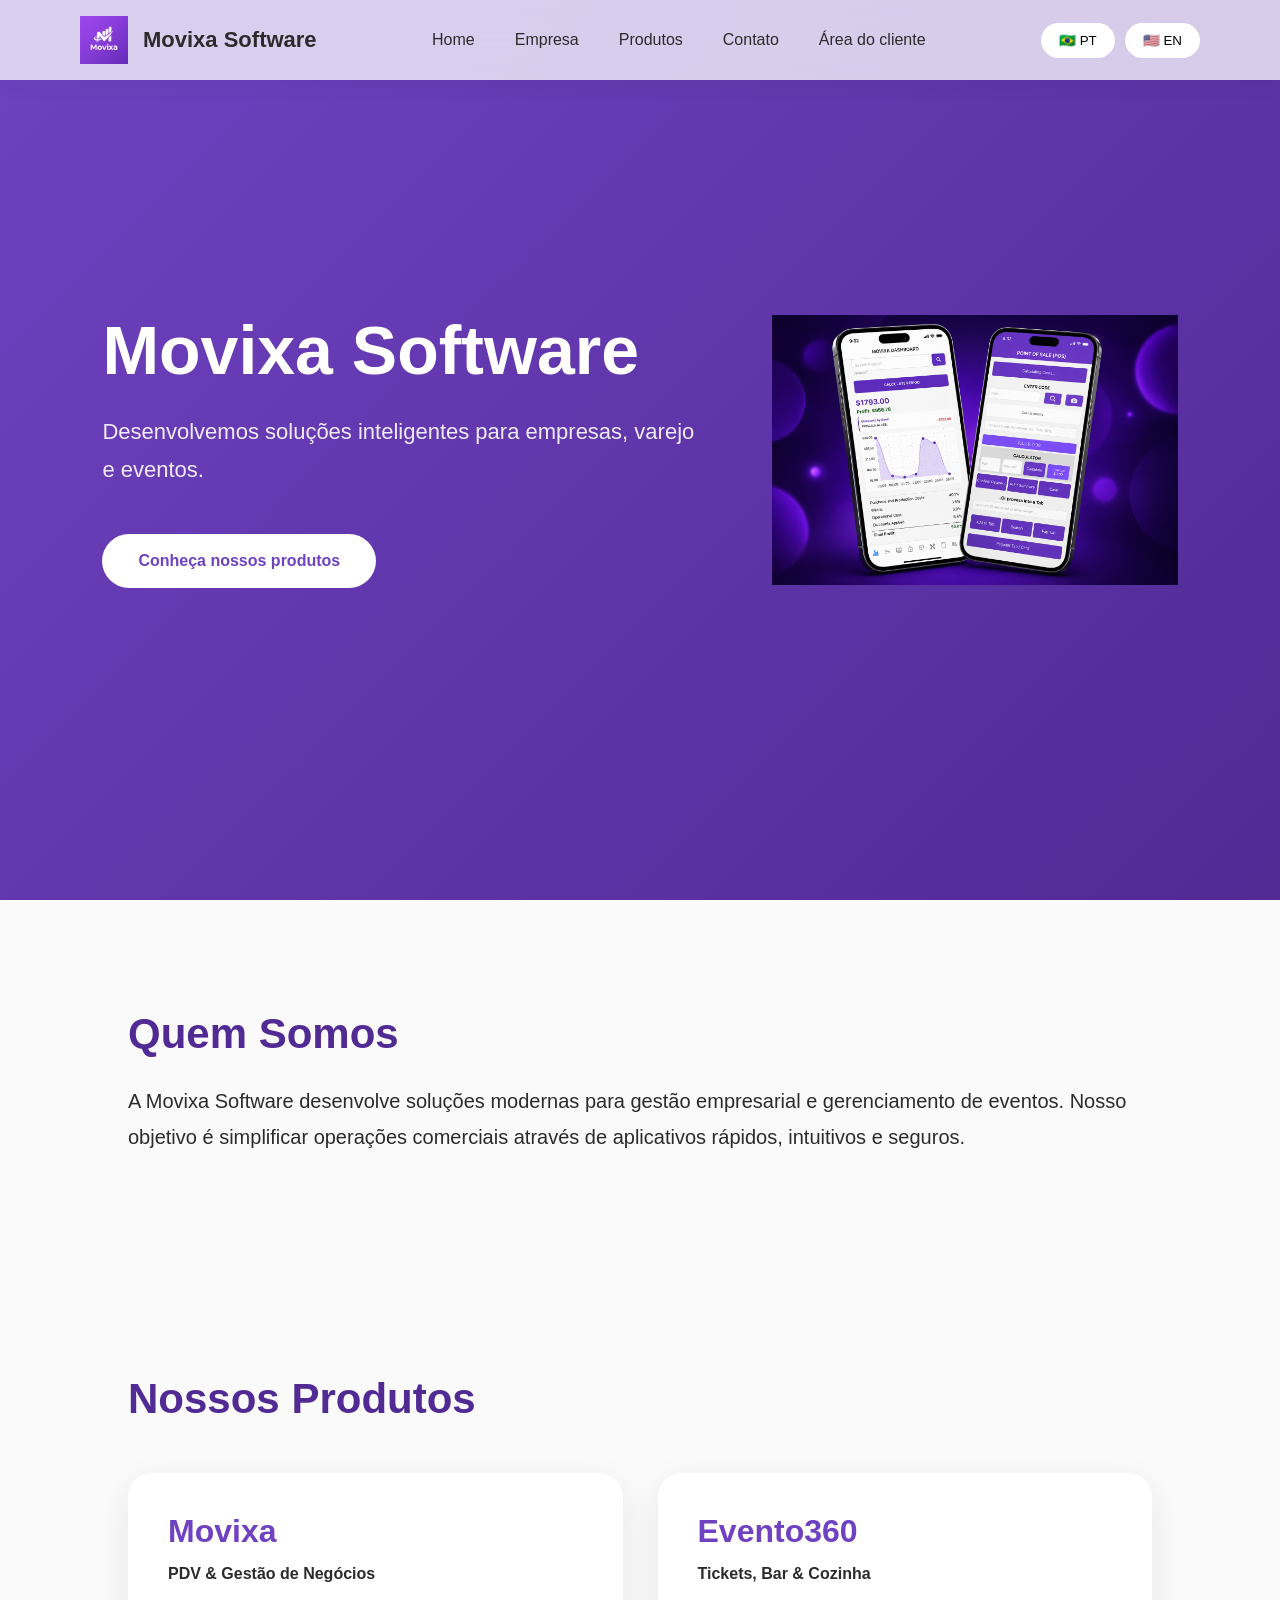
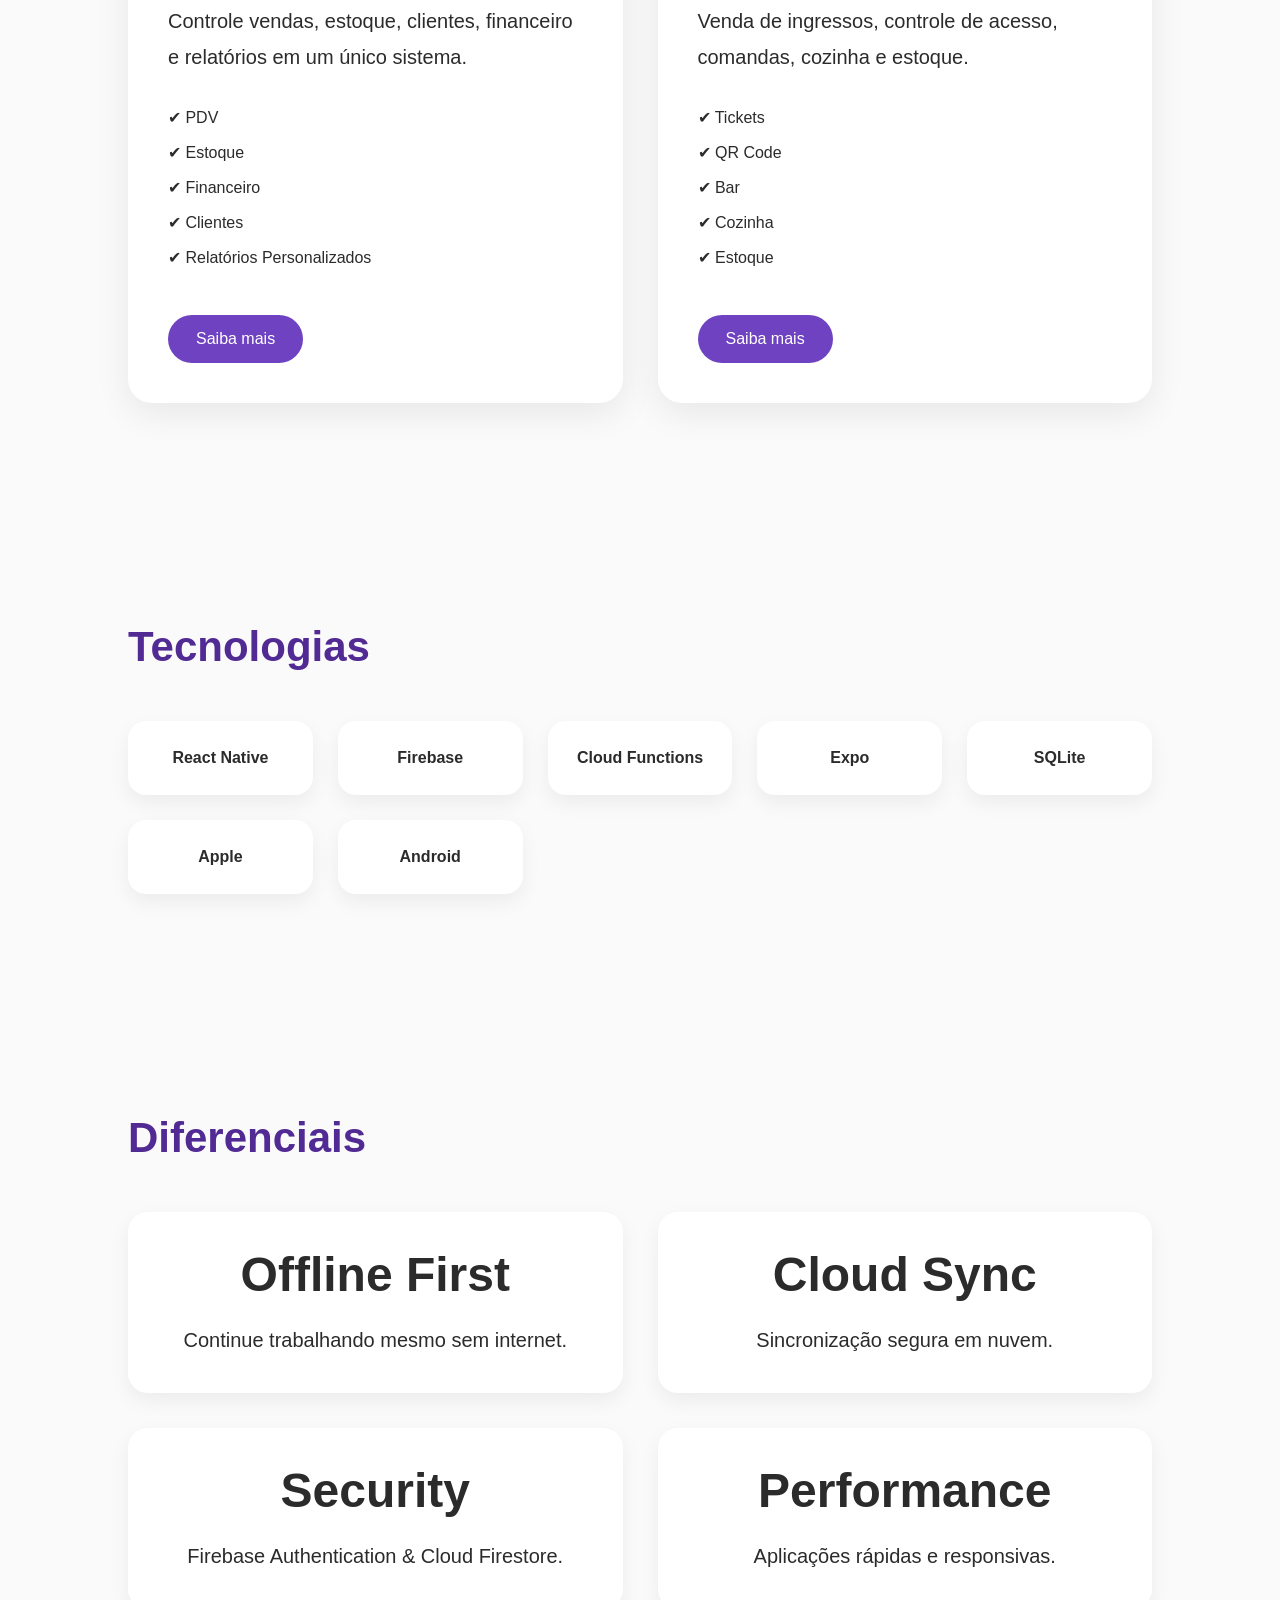
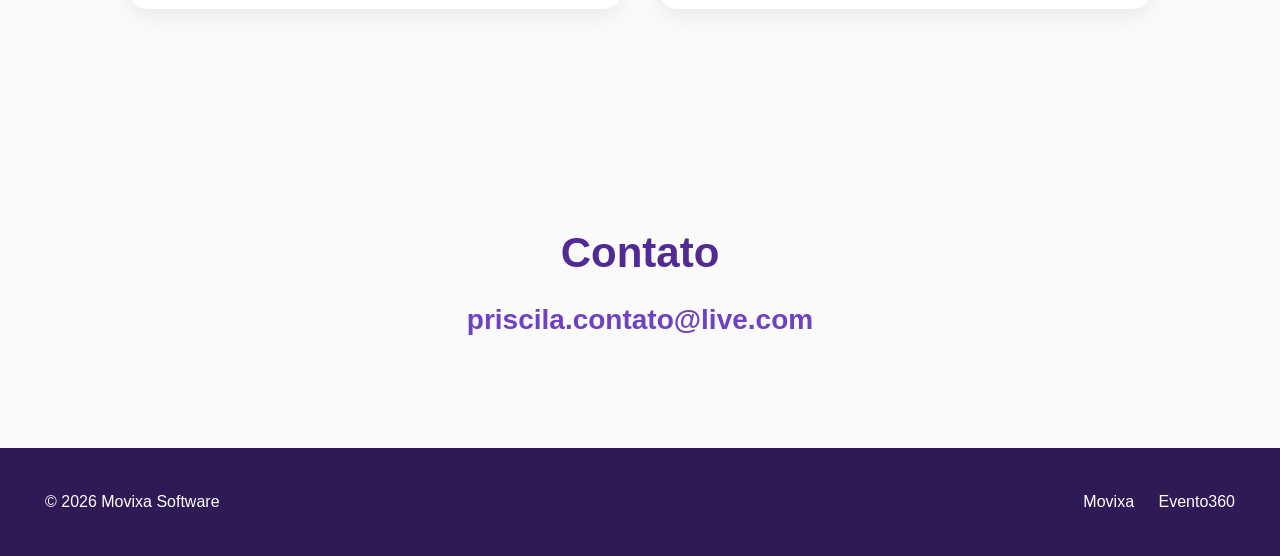
<file: index.html>
<!DOCTYPE html>
<html lang="pt-BR">

<head>

    <meta charset="UTF-8">
    <meta name="viewport" content="width=device-width, initial-scale=1.0">

    <title>Movixa Software | Desenvolvimento de Software</title>
    <link rel="icon" type="image/png" sizes="32x32" href="/icone.png">

    <meta name="description"
        content="Movixa Software desenvolve soluções para empresas, varejo e eventos. Conheça o Movixa PDV & Gestão de Negócios e o Evento360.">

    <link rel="stylesheet" href="style.css">
    
    <style>
        /* Ajuste responsivo para garantir que o nav apareça e fique adequado no celular */
        @media (max-width: 768px) {
            .navbar {
                flex-direction: column;
                align-items: center;
                gap: 15px;
            }
            .navbar nav {
                display: flex;
                flex-wrap: wrap;
                justify-content: center;
                gap: 10px;
            }
        }
    </style>

</head>

<body>

    <!-- ========================= -->
    <!-- NAVBAR                    -->
    <!-- ========================= -->

    <header class="navbar">

        <div class="logo">

            <img src="icone.png" alt="Movixa Software">

            <span>Movixa Software</span>

        </div>

        <nav>

            <a href="#home">
                <span class="pt">Home</span>
                <span class="en">Home</span>
            </a>

            <a href="#about">
                <span class="pt">Empresa</span>
                <span class="en">Company</span>
            </a>

            <a href="#products">
                <span class="pt">Produtos</span>
                <span class="en">Products</span>
            </a>

            <a href="#contact">
                <span class="pt">Contato</span>
                <span class="en">Contact</span>
            </a>

            <a href="area-do-cliente.html">
                <span class="pt">Área do cliente</span>
                <span class="en">Customer Area</span>
            </a>

        </nav>

        <div class="language">

            <button data-lang="pt" onclick="setLanguage('pt')">

                🇧🇷 PT

            </button>

            <button data-lang="en" onclick="setLanguage('en')">

                🇺🇸 EN

            </button>

        </div>

    </header>

    <!-- ========================= -->
    <!-- HERO                      -->
    <!-- ========================= -->

    <section class="hero" id="home">

        <div class="hero-text">

            <h1>

                Movixa Software

            </h1>

            <p class="pt">

                Desenvolvemos soluções inteligentes para empresas,
                varejo e eventos.

            </p>

            <p class="en">

                We build intelligent software solutions for
                businesses, retail and events.

            </p>

            <a href="#products" class="primaryButton">

                <span class="pt">Conheça nossos produtos</span>

                <span class="en">Explore our products</span>

            </a>

        </div>

        <div class="hero-image">

            <img src="mockup.png" alt="Movixa Software">

        </div>

    </section>

    <!-- ========================= -->
    <!-- ABOUT                     -->
    <!-- ========================= -->

    <section class="about" id="about">

        <h2>

            <span class="pt">Quem Somos</span>

            <span class="en">About Us</span>

        </h2>

        <p class="pt">

            A Movixa Software desenvolve soluções modernas para gestão
            empresarial e gerenciamento de eventos.

            Nosso objetivo é simplificar operações comerciais através
            de aplicativos rápidos, intuitivos e seguros.

        </p>

        <p class="en">

            Movixa Software develops modern software solutions for
            business management and event operations.

            Our mission is to simplify business processes through
            fast, intuitive and reliable applications.

        </p>

    </section>

    <!-- ========================= -->
    <!-- PRODUCTS                  -->
    <!-- ========================= -->

    <section id="products">

        <h2>

            <span class="pt">Nossos Produtos</span>

            <span class="en">Our Products</span>

        </h2>

        <div class="cards">

            <!-- MOVIXA -->

            <div class="card">

                <h3>

                    Movixa

                </h3>

                <h4>

                    <span class="pt">PDV & Gestão de Negócios</span>
                    <span class="en">POS & Business Management</span>

                </h4>

                <p class="pt">

                    Controle vendas, estoque, clientes,
                    financeiro e relatórios em um único sistema.

                </p>

                <p class="en">

                    Manage sales, inventory,
                    customers, finances and reports in a single system.

                </p>

                <ul>

                    <li>✔ PDV <span class="en" style="display:none;">POS</span></li>

                    <li>✔ <span class="pt">Estoque</span><span class="en">Inventory</span></li>

                    <li>✔ <span class="pt">Financeiro</span><span class="en">Financial</span></li>

                    <li>✔ <span class="pt">Clientes</span><span class="en">Customers</span></li>

                    <li>✔ <span class="pt">Relatórios Personalizados</span><span class="en">Custom Reports</span></li>

                </ul>

                <a href="movixa.html">

                    <span class="pt">Saiba mais</span>

                    <span class="en">Learn More</span>

                </a>

            </div>

            <!-- EVENTO360 -->

            <div class="card">

                <h3>

                    <span class="pt">Evento360</span>
                    <span class="en">Event360</span>

                </h3>

                <h4>

                    <span class="pt">Tickets, Bar & Cozinha</span>
                    <span class="en">Tickets, Bar & Kitchen</span>

                </h4>

                <p class="pt">

                    Venda de ingressos,
                    controle de acesso,
                    comandas, cozinha e estoque.

                </p>

                <p class="en">

                    Ticket sales,
                    access control,
                    orders, kitchen and inventory.

                </p>

                <ul>

                    <li>✔ Tickets</li>

                    <li>✔ QR Code</li>

                    <li>✔ Bar</li>

                    <li>✔ <span class="pt">Cozinha</span><span class="en">Kitchen</span></li>

                    <li>✔ <span class="pt">Estoque</span><span class="en">Inventory</span></li>

                </ul>

                <a href="evento360.html">

                    <span class="pt">Saiba mais</span>

                    <span class="en">Learn More</span>

                </a>

            </div>

        </div>

    </section>

    <!-- ========================= -->
    <!-- TECHNOLOGIES              -->
    <!-- ========================= -->

    <section class="technologies">

        <h2>

            <span class="pt">

                Tecnologias

            </span>

            <span class="en">

                Technologies

            </span>

        </h2>

        <div class="techGrid">

            <div>React Native</div>

            <div>Firebase</div>

            <div>Cloud Functions</div>

            <div>Expo</div>

            <div>SQLite</div>

            <div>Apple</div>

            <div>Android</div>

        </div>

    </section>

    <!-- ========================= -->
    <!-- DIFFERENTIALS             -->
    <!-- ========================= -->

    <section class="advantages">

        <h2>

            <span class="pt">

                Diferenciais

            </span>

            <span class="en">

                Why Choose Us

            </span>

        </h2>

        <div class="cards">

            <div class="advantage">

                <h3>Offline First</h3>

                <p>

                    <span class="pt">

                        Continue trabalhando mesmo sem internet.

                    </span>

                    <span class="en">

                        Keep working even without internet.

                    </span>

                </p>

            </div>

            <div class="advantage">

                <h3>Cloud Sync</h3>

                <p>

                    <span class="pt">Sincronização segura em nuvem.</span>
                    <span class="en">Secure cloud synchronization.</span>

                </p>

            </div>

            <div class="advantage">

                <h3>Security</h3>

                <p>

                    <span class="pt">Firebase Authentication & Cloud Firestore.</span>
                    <span class="en">Firebase Authentication & Cloud Firestore.</span>

                </p>

            </div>

            <div class="advantage">

                <h3>Performance</h3>

                <p>

                    <span class="pt">Aplicações rápidas e responsivas.</span>
                    <span class="en">Fast and responsive applications.</span>

                </p>

            </div>

        </div>

    </section>

    <!-- ========================= -->
    <!-- CONTACT                   -->
    <!-- ========================= -->

    <section id="contact">

        <h2>

            <span class="pt">

                Contato

            </span>

            <span class="en">

                Contact

            </span>

        </h2>

        <p>

            priscila.contato@live.com

        </p>

    </section>

    <!-- ========================= -->
    <!-- FOOTER                    -->
    <!-- ========================= -->

    <footer>

        <div>

            © 2026 Movixa Software

        </div>

        <div>

            <a href="movixa.html">

                Movixa

            </a>

            <a href="evento360.html">

                <span class="pt">Evento360</span>
                <span class="en">Event360</span>

            </a>

        </div>

    </footer>

    <script src="language.js"></script>

</body>

</html>
</file>
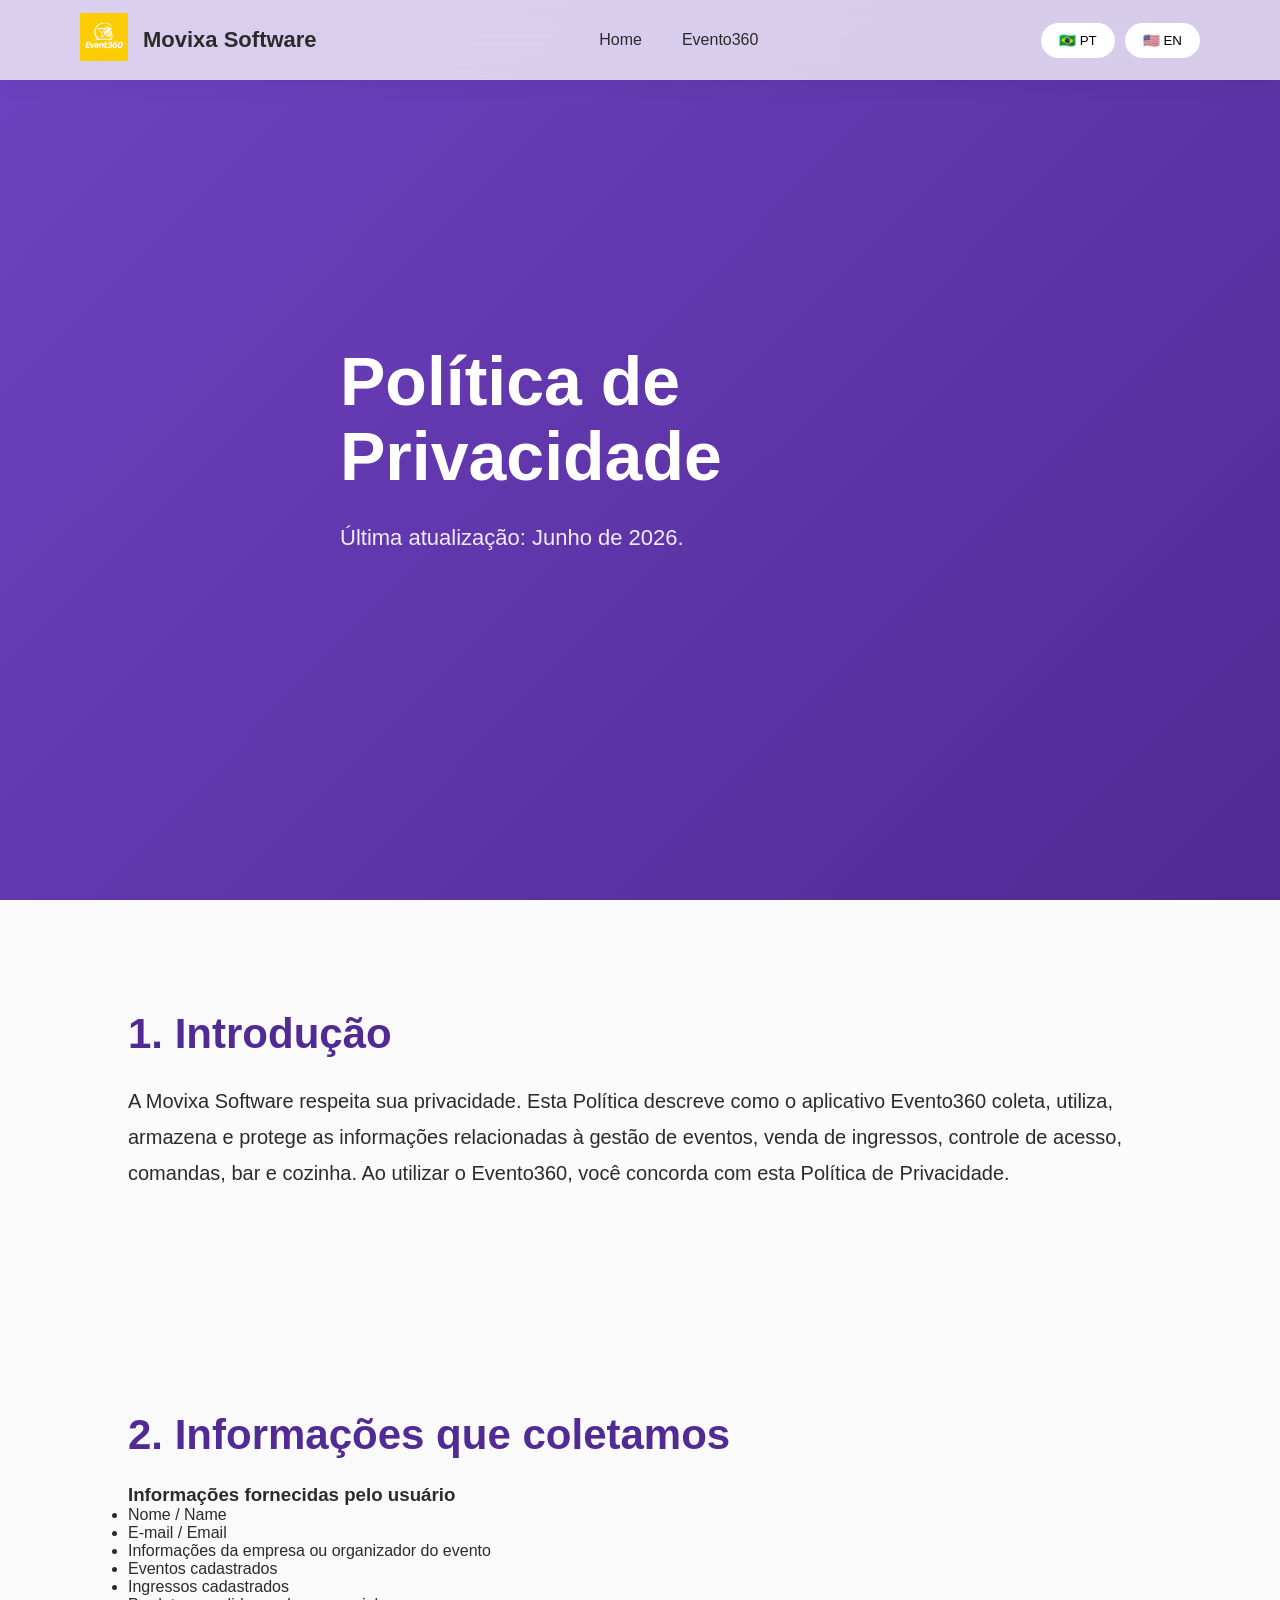
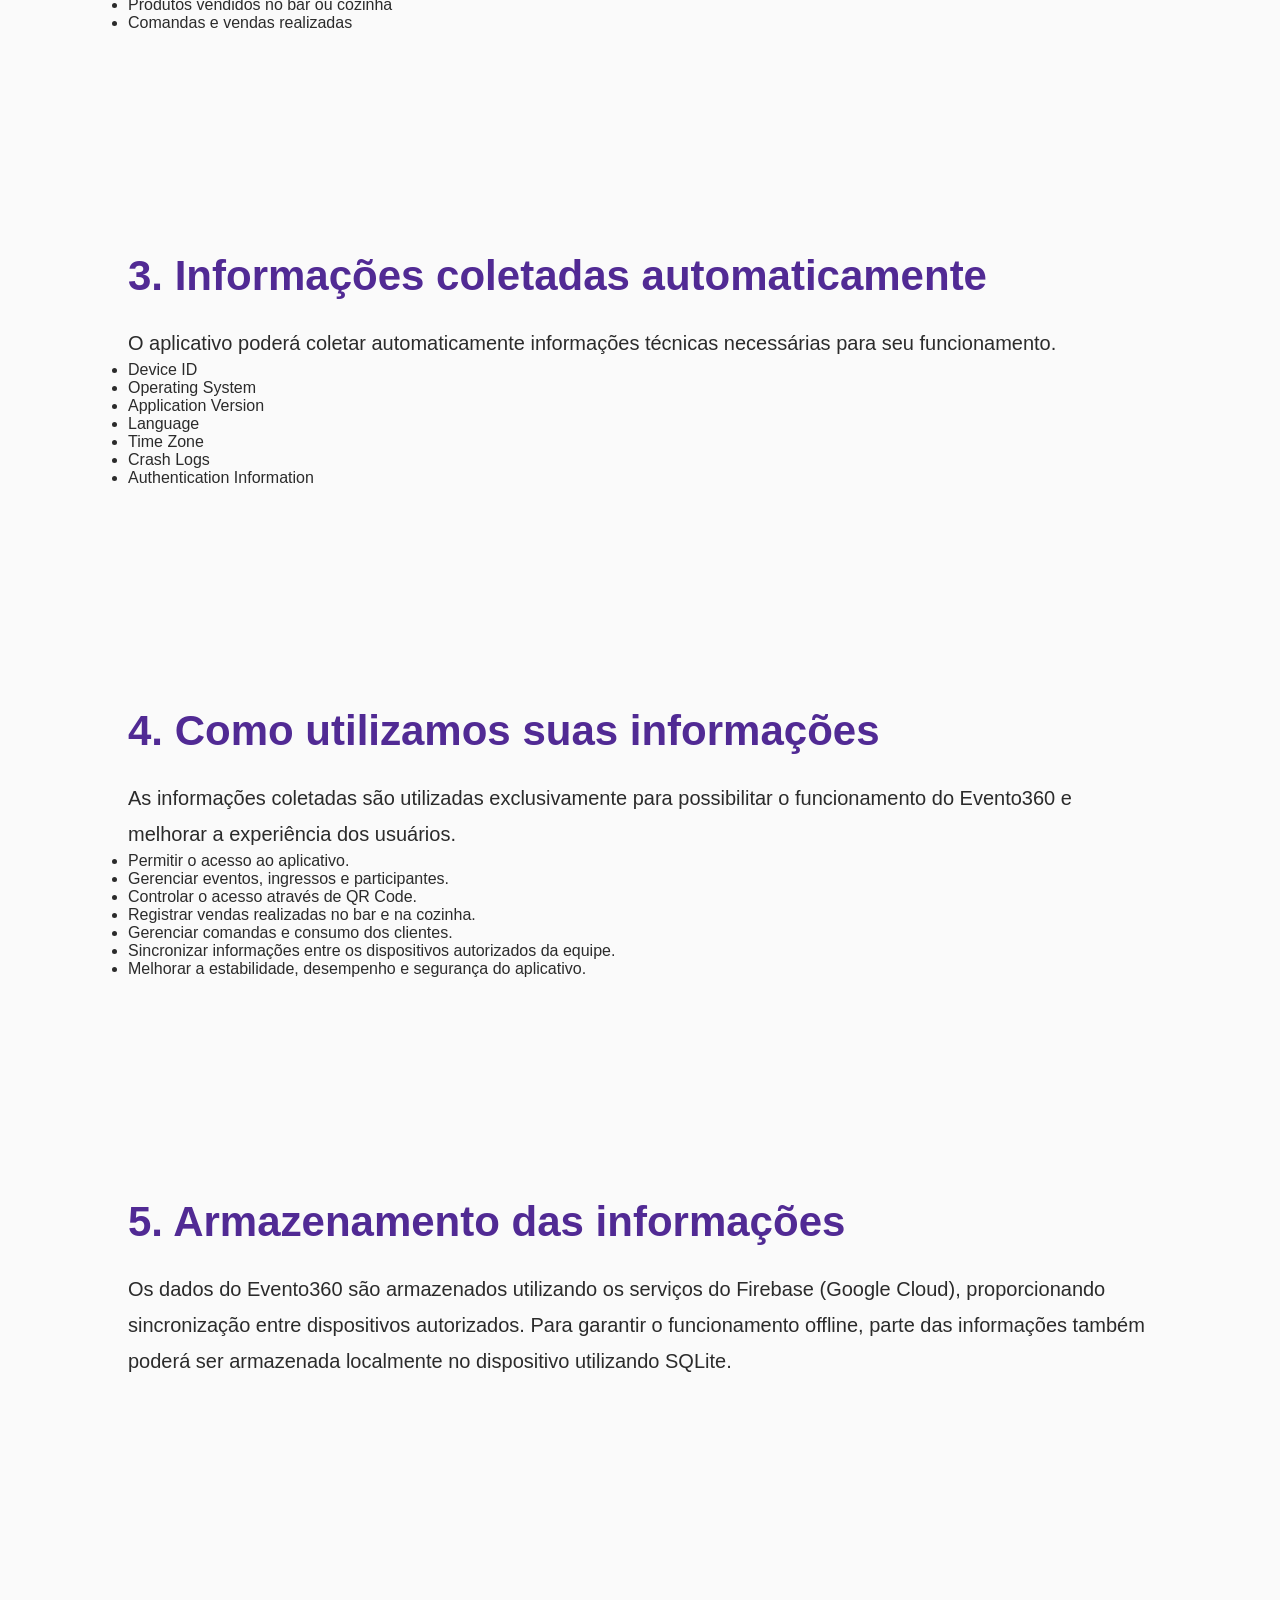
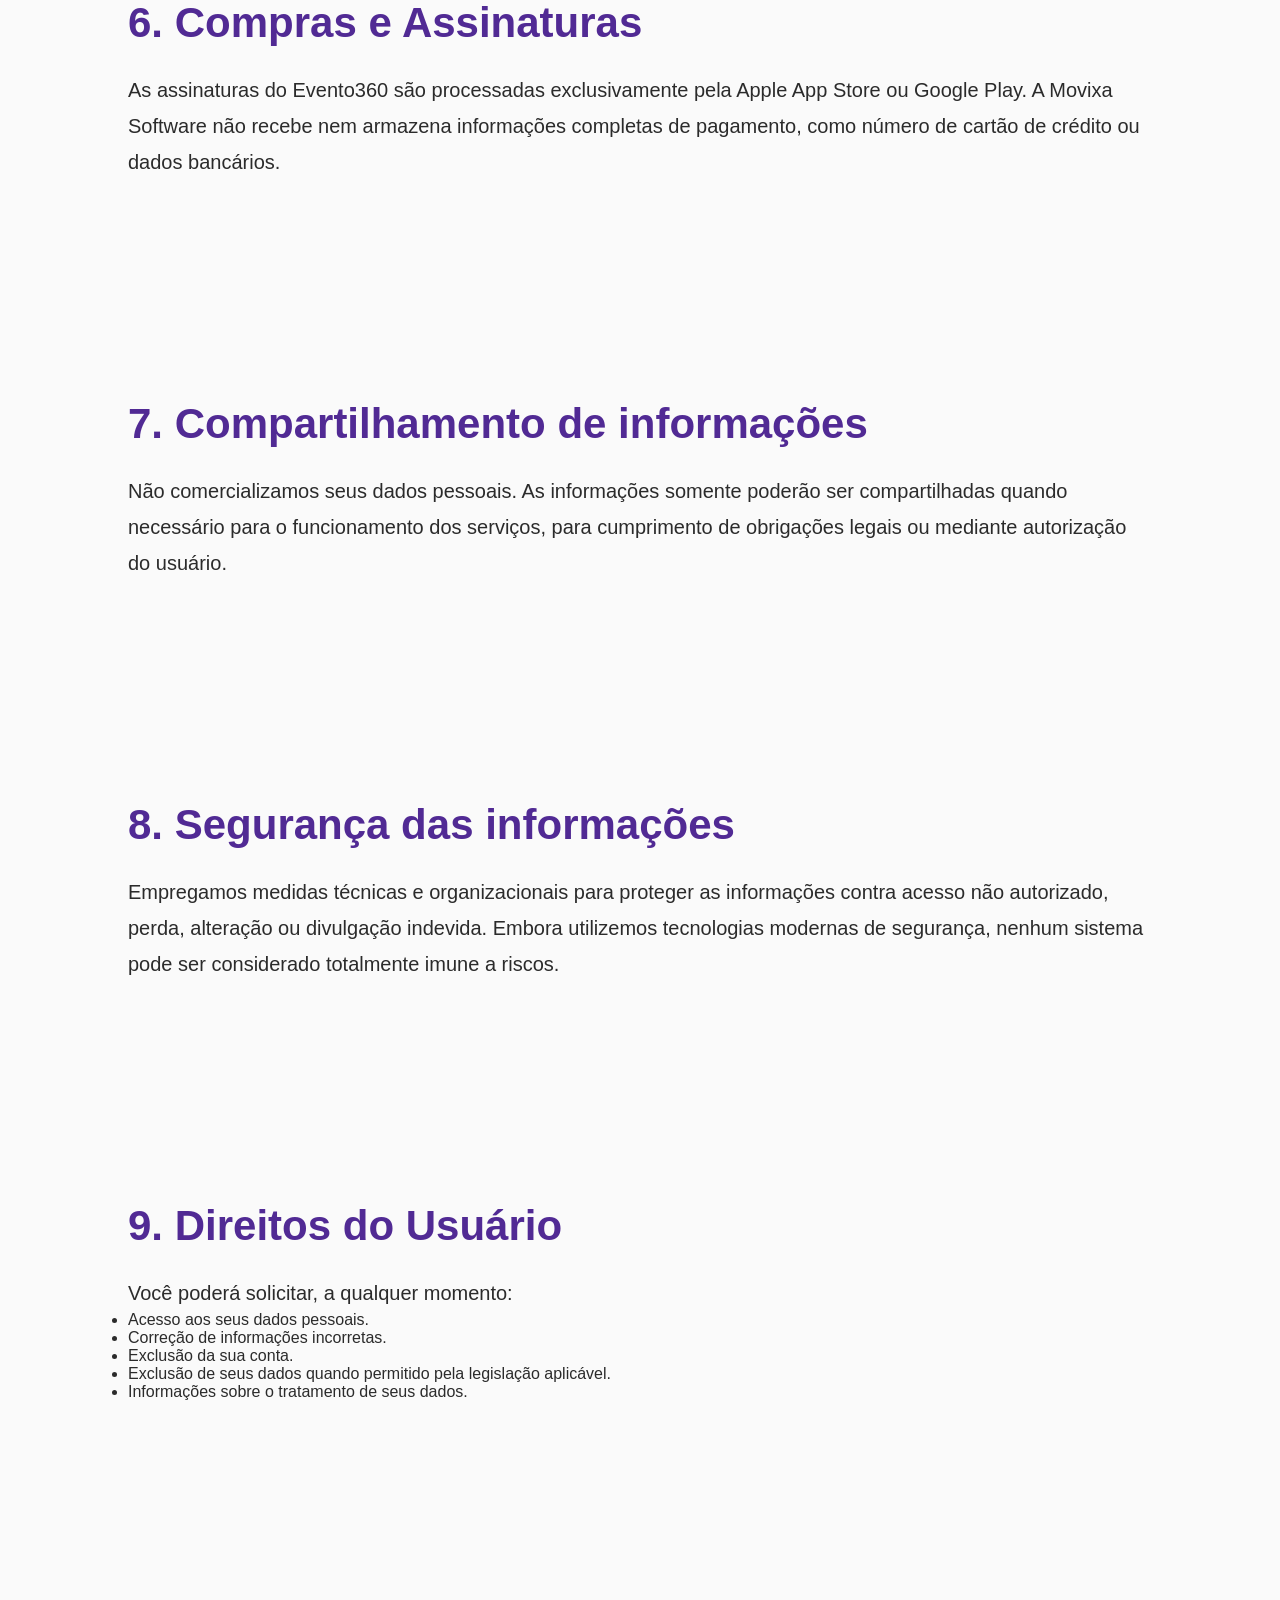
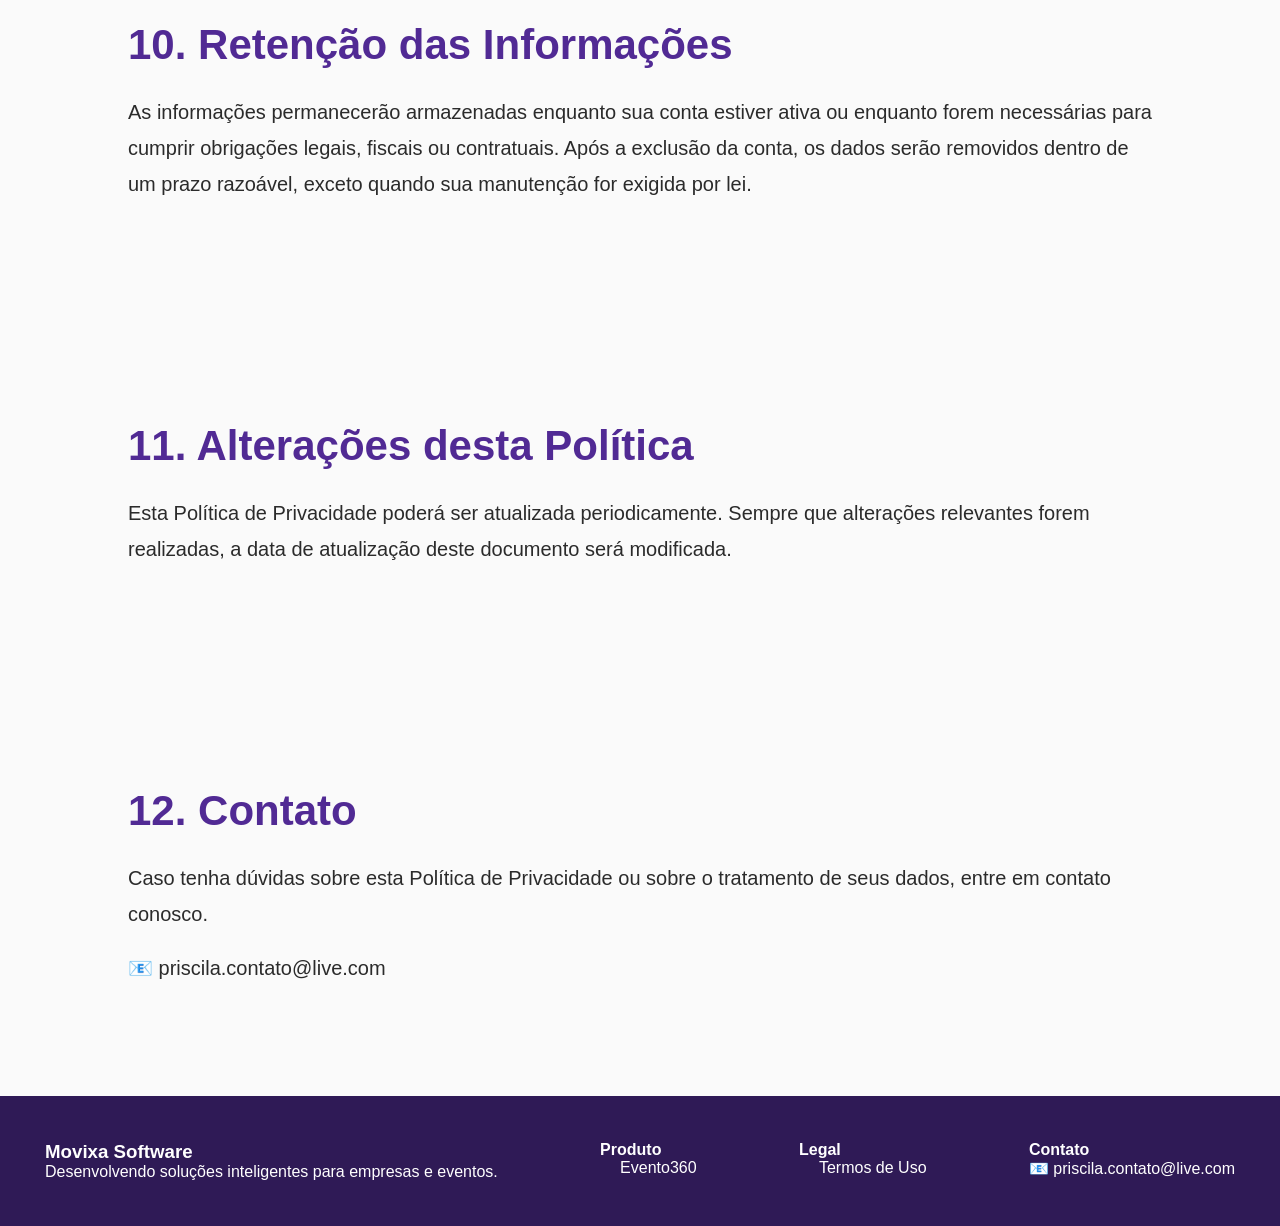
<file: evento360-privacy.html>
<!DOCTYPE html>
<html lang="pt-BR">

<head>

    <meta charset="UTF-8">

    <meta name="viewport" content="width=device-width, initial-scale=1.0">

    <title>Evento360 | Privacy Policy & Política de Privacidade</title>
     <link rel="icon" type="image/png" sizes="32x32" href="icone.png">

    <meta name="description" content="Privacy Policy of the Evento360 application.">

    <link rel="stylesheet" href="style.css">

</head>

<body>

    <header class="navbar">

        <div class="logo">

            <a href="index.html">

                <img src="icone-event360.png" alt="Movixa Software">

            </a>

            <span>

                Movixa Software

            </span>

        </div>

        <nav>

            <a href="index.html">

                <span class="pt">

                    Home

                </span>

                <span class="en">

                    Home

                </span>

            </a>

            <a href="evento360.html">

                Evento360

            </a>

        </nav>

        <div class="language">

            <button data-lang="pt" onclick="setLanguage('pt')">

                🇧🇷 PT

            </button>

            <button data-lang="en" onclick="setLanguage('en')">

                🇺🇸 EN

            </button>

        </div>

    </header>

    <section class="hero">

        <div class="hero-text">

            <h1>

                <span class="pt">

                    Política de Privacidade

                </span>

                <span class="en">

                    Privacy Policy

                </span>

            </h1>

            <p class="pt">

                Última atualização:
                Junho de 2026.

            </p>

            <p class="en">

                Last updated:
                June 2026.

            </p>

        </div>

    </section>

    <section>

        <h2>

            <span class="pt">

                1. Introdução

            </span>

            <span class="en">

                1. Introduction

            </span>

        </h2>

        <p class="pt">

            A Movixa Software respeita sua privacidade.

            Esta Política descreve como o aplicativo Evento360 coleta, utiliza, armazena e protege as informações
            relacionadas à gestão de eventos, venda de ingressos, controle de acesso, comandas, bar e cozinha.

            Ao utilizar o Evento360, você concorda com esta Política de Privacidade.

        </p>

        <p class="en">

            Movixa Software respects your privacy.

            This Privacy Policy explains how Event360 collects, uses, stores and protects information related to event
            management, ticket sales, access control, tabs, bar and kitchen operations.

            By using Event360, you agree to this Privacy Policy.

        </p>

    </section>

    <section>

        <h2>

            <span class="pt">

                2. Informações que coletamos

            </span>

            <span class="en">

                2. Information We Collect

            </span>

        </h2>

        <h3>

            <span class="pt">

                Informações fornecidas pelo usuário

            </span>

            <span class="en">

                Information provided by the user

            </span>

        </h3>

        <ul>

            <li>Nome / Name</li>

            <li>E-mail / Email</li>

            <li>

                <span class="pt">

                    Informações da empresa ou organizador do evento

                </span>

                <span class="en">

                    Business or event organizer information

                </span>

            </li>

            <li>

                <span class="pt">

                    Eventos cadastrados

                </span>

                <span class="en">

                    Registered events

                </span>

            </li>

            <li>

                <span class="pt">

                    Ingressos cadastrados

                </span>

                <span class="en">

                    Registered tickets

                </span>

            </li>

            <li>

                <span class="pt">

                    Produtos vendidos no bar ou cozinha

                </span>

                <span class="en">

                    Bar and kitchen products

                </span>

            </li>

            <li>

                <span class="pt">

                    Comandas e vendas realizadas

                </span>

                <span class="en">

                    Tabs and sales

                </span>

            </li>

        </ul>

    </section>

    <section>

        <h2>

            <span class="pt">

                3. Informações coletadas automaticamente

            </span>

            <span class="en">

                3. Information Collected Automatically

            </span>

        </h2>

        <p class="pt">

            O aplicativo poderá coletar automaticamente informações técnicas necessárias para seu funcionamento.

        </p>

        <p class="en">

            The application may automatically collect technical information required for its operation.

        </p>

        <ul>

            <li>Device ID</li>

            <li>Operating System</li>

            <li>Application Version</li>

            <li>Language</li>

            <li>Time Zone</li>

            <li>Crash Logs</li>

            <li>Authentication Information</li>

        </ul>

    </section>

    <!-- A Parte 2 começa aqui -->

    <section>
        <h2>

            <span class="pt">

                4. Como utilizamos suas informações

            </span>

            <span class="en">

                4. How We Use Your Information

            </span>

        </h2>

        <p class="pt">

            As informações coletadas são utilizadas exclusivamente para possibilitar o funcionamento do Evento360 e
            melhorar a experiência dos usuários.

        </p>

        <p class="en">

            The information we collect is used exclusively to operate Event360 and improve the user experience.

        </p>

        <ul>

            <li>

                <span class="pt">

                    Permitir o acesso ao aplicativo.

                </span>

                <span class="en">

                    Provide access to the application.

                </span>

            </li>

            <li>

                <span class="pt">

                    Gerenciar eventos, ingressos e participantes.

                </span>

                <span class="en">

                    Manage events, tickets and attendees.

                </span>

            </li>

            <li>

                <span class="pt">

                    Controlar o acesso através de QR Code.

                </span>

                <span class="en">

                    Validate tickets using QR Codes.

                </span>

            </li>

            <li>

                <span class="pt">

                    Registrar vendas realizadas no bar e na cozinha.

                </span>

                <span class="en">

                    Record bar and kitchen sales.

                </span>

            </li>

            <li>

                <span class="pt">

                    Gerenciar comandas e consumo dos clientes.

                </span>

                <span class="en">

                    Manage customer tabs and consumption.

                </span>

            </li>

            <li>

                <span class="pt">

                    Sincronizar informações entre os dispositivos autorizados da equipe.

                </span>

                <span class="en">

                    Synchronize information across authorized team devices.

                </span>

            </li>

            <li>

                <span class="pt">

                    Melhorar a estabilidade, desempenho e segurança do aplicativo.

                </span>

                <span class="en">

                    Improve application stability, performance and security.

                </span>

            </li>

        </ul>

    </section>

    <!-- ====================================== -->

    <section>

        <h2>

            <span class="pt">

                5. Armazenamento das informações

            </span>

            <span class="en">

                5. Data Storage

            </span>

        </h2>

        <p class="pt">

            Os dados do Evento360 são armazenados utilizando os serviços do Firebase (Google Cloud), proporcionando
            sincronização entre dispositivos autorizados.

            Para garantir o funcionamento offline, parte das informações também poderá ser armazenada localmente no
            dispositivo utilizando SQLite.

        </p>

        <p class="en">

            Event360 stores data using Firebase (Google Cloud), allowing synchronization between authorized devices.

            To support offline operation, part of the information may also be stored locally on the device using SQLite.

        </p>

    </section>

    <!-- ====================================== -->

    <section>

        <h2>

            <span class="pt">

                6. Compras e Assinaturas

            </span>

            <span class="en">

                6. Purchases and Subscriptions

            </span>

        </h2>

        <p class="pt">

            As assinaturas do Evento360 são processadas exclusivamente pela Apple App Store ou Google Play.

            A Movixa Software não recebe nem armazena informações completas de pagamento, como número de cartão de
            crédito ou dados bancários.

        </p>

        <p class="en">

            Event360 subscriptions are processed exclusively through Apple App Store or Google Play.

            Movixa Software does not receive or store complete payment information such as credit card numbers or
            banking details.

        </p>

    </section>

    <!-- ====================================== -->

    <section>

        <h2>

            <span class="pt">

                7. Compartilhamento de informações

            </span>

            <span class="en">

                7. Data Sharing

            </span>

        </h2>

        <p class="pt">

            Não comercializamos seus dados pessoais.

            As informações somente poderão ser compartilhadas quando necessário para o funcionamento dos serviços, para
            cumprimento de obrigações legais ou mediante autorização do usuário.

        </p>

        <p class="en">

            We do not sell or rent your personal information.

            Information may only be shared when necessary to operate the service, comply with legal obligations or with
            your explicit consent.

        </p>

    </section>

    <!-- ====================================== -->

    <section>

        <h2>

            <span class="pt">

                8. Segurança das informações

            </span>

            <span class="en">

                8. Information Security

            </span>

        </h2>

        <p class="pt">

            Empregamos medidas técnicas e organizacionais para proteger as informações contra acesso não autorizado,
            perda, alteração ou divulgação indevida.

            Embora utilizemos tecnologias modernas de segurança, nenhum sistema pode ser considerado totalmente imune a
            riscos.

        </p>

        <p class="en">

            We implement technical and organizational measures to protect information against unauthorized access, loss,
            alteration or disclosure.

            Although we use modern security technologies, no system can be considered completely risk-free.

        </p>

    </section>

    <!-- A Parte 3 começa aqui -->

    <section>
        <h2>

            <span class="pt">

                9. Direitos do Usuário

            </span>

            <span class="en">

                9. Your Rights

            </span>

        </h2>

        <p class="pt">

            Você poderá solicitar, a qualquer momento:

        </p>

        <p class="en">

            You may request at any time:

        </p>

        <ul>

            <li>

                <span class="pt">

                    Acesso aos seus dados pessoais.

                </span>

                <span class="en">

                    Access to your personal information.

                </span>

            </li>

            <li>

                <span class="pt">

                    Correção de informações incorretas.

                </span>

                <span class="en">

                    Correction of inaccurate information.

                </span>

            </li>

            <li>

                <span class="pt">

                    Exclusão da sua conta.

                </span>

                <span class="en">

                    Deletion of your account.

                </span>

            </li>

            <li>

                <span class="pt">

                    Exclusão de seus dados quando permitido pela legislação aplicável.

                </span>

                <span class="en">

                    Deletion of your information where permitted by law.

                </span>

            </li>

            <li>

                <span class="pt">

                    Informações sobre o tratamento de seus dados.

                </span>

                <span class="en">

                    Information about how your data is processed.

                </span>

            </li>

        </ul>

    </section>

    <!-- ====================================== -->

    <section>

        <h2>

            <span class="pt">

                10. Retenção das Informações

            </span>

            <span class="en">

                10. Data Retention

            </span>

        </h2>

        <p class="pt">

            As informações permanecerão armazenadas enquanto sua conta estiver ativa ou enquanto forem necessárias para
            cumprir obrigações legais, fiscais ou contratuais.

            Após a exclusão da conta, os dados serão removidos dentro de um prazo razoável, exceto quando sua manutenção
            for exigida por lei.

        </p>

        <p class="en">

            Your information will be retained while your account is active or as long as necessary to comply with legal,
            tax or contractual obligations.

            After account deletion, data will be removed within a reasonable period unless retention is required by law.

        </p>

    </section>

    <!-- ====================================== -->

    <section>

        <h2>

            <span class="pt">

                11. Alterações desta Política

            </span>

            <span class="en">

                11. Changes to this Privacy Policy

            </span>

        </h2>

        <p class="pt">

            Esta Política de Privacidade poderá ser atualizada periodicamente.

            Sempre que alterações relevantes forem realizadas, a data de atualização deste documento será modificada.

        </p>

        <p class="en">

            This Privacy Policy may be updated from time to time.

            Whenever significant changes are made, the update date at the beginning of this document will be revised.

        </p>

    </section>

    <!-- ====================================== -->

    <section>

        <h2>

            <span class="pt">

                12. Contato

            </span>

            <span class="en">

                12. Contact

            </span>

        </h2>

        <p class="pt">

            Caso tenha dúvidas sobre esta Política de Privacidade ou sobre o tratamento de seus dados, entre em contato
            conosco.

        </p>

        <p class="en">

            If you have questions regarding this Privacy Policy or the processing of your information, please contact
            us.

        </p>

        <br>

        <p>

            📧 priscila.contato@live.com

        </p>

    </section>

    <!-- ====================================== -->
    <!-- FOOTER -->
    <!-- ====================================== -->

    <footer>

        <div>

            <h3>

                Movixa Software

            </h3>

            <p>

                <span class="pt">

                    Desenvolvendo soluções inteligentes para empresas e eventos.

                </span>

                <span class="en">

                    Building intelligent software for businesses and events.

                </span>

            </p>

        </div>

        <div>

            <h4>

                <span class="pt">

                    Produto

                </span>

                <span class="en">

                    Product

                </span>

            </h4>

            <a href="evento360.html">

                Evento360

            </a>

        </div>

        <div>

            <h4>

                <span class="pt">

                    Legal

                </span>

                <span class="en">

                    Legal

                </span>

            </h4>

            <a href="evento360-terms.html">

                <span class="pt">

                    Termos de Uso

                </span>

                <span class="en">

                    Terms of Use

                </span>

            </a>

        </div>

        <div>

            <h4>

                <span class="pt">

                    Contato

                </span>

                <span class="en">

                    Contact

                </span>

            </h4>

            <p>

                📧 priscila.contato@live.com

            </p>

        </div>

    </footer>

    <script src="language.js"></script>

</body>

</html>
</file>
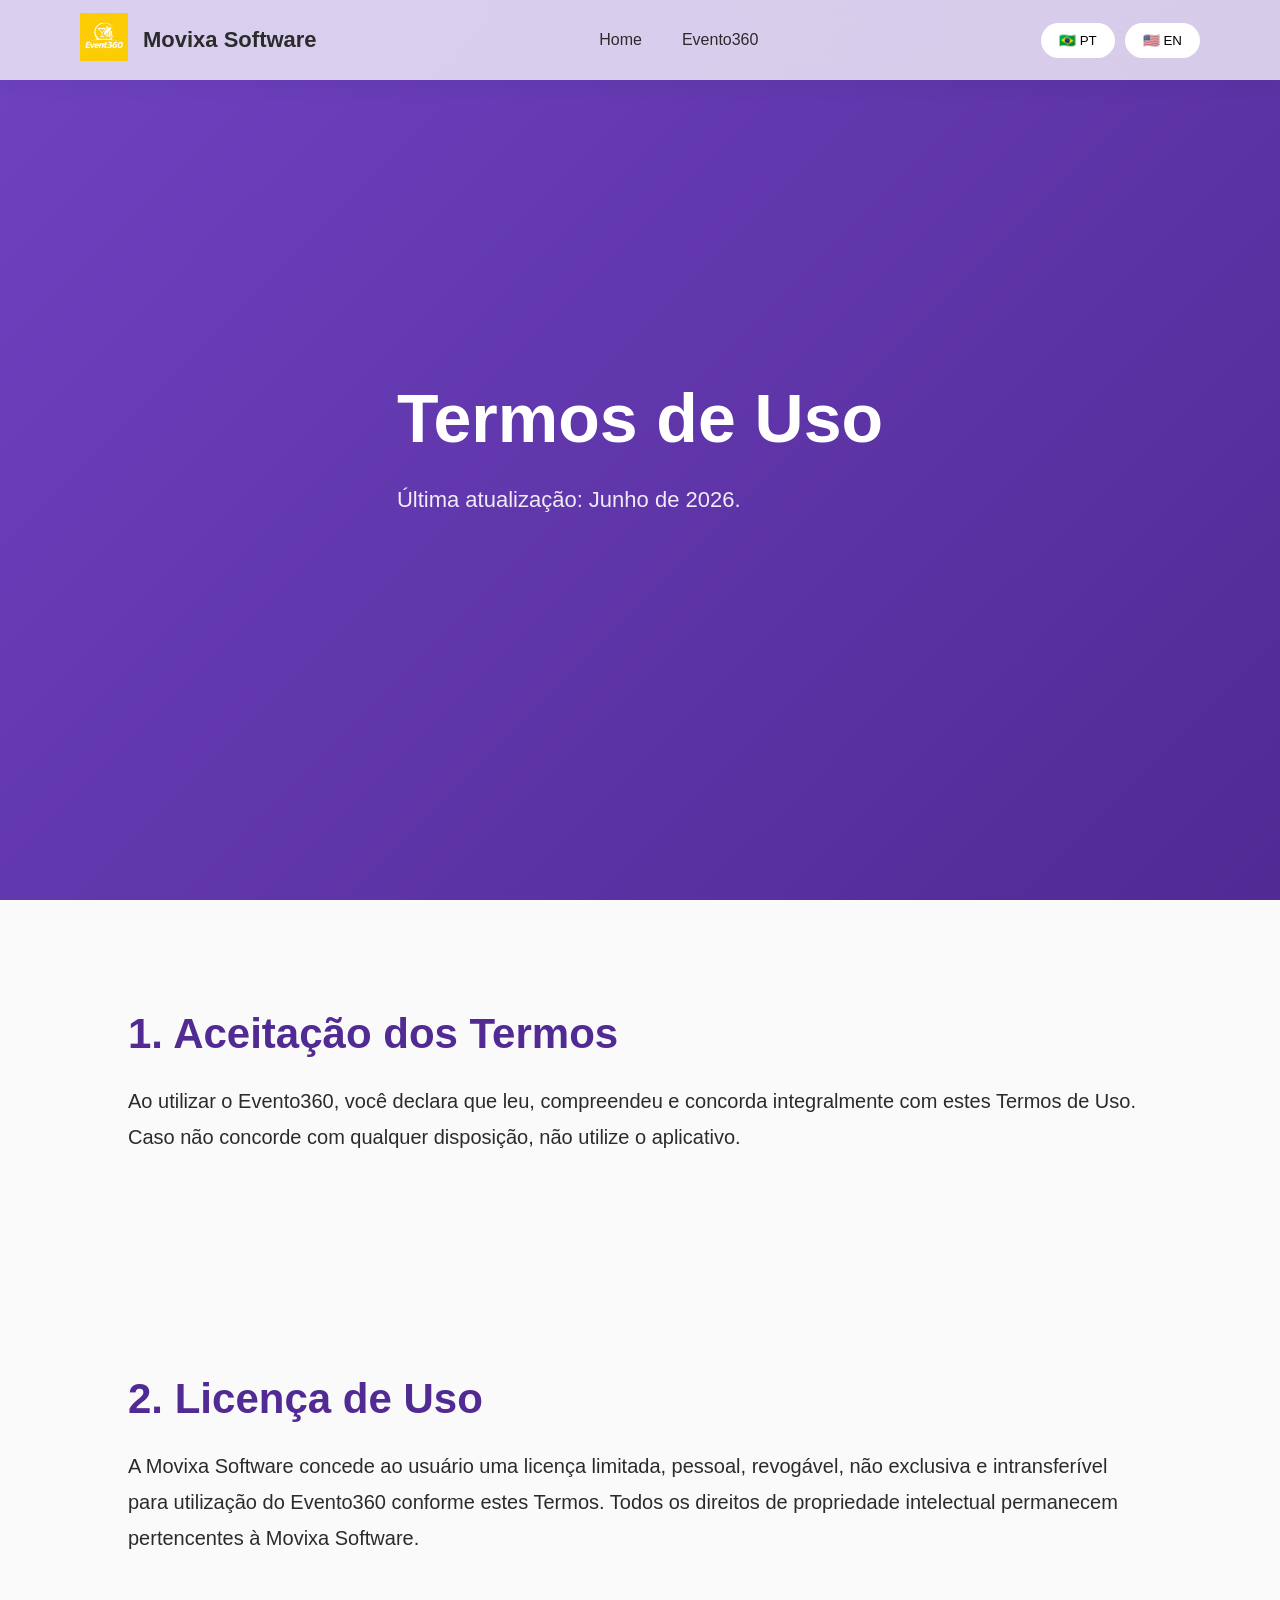
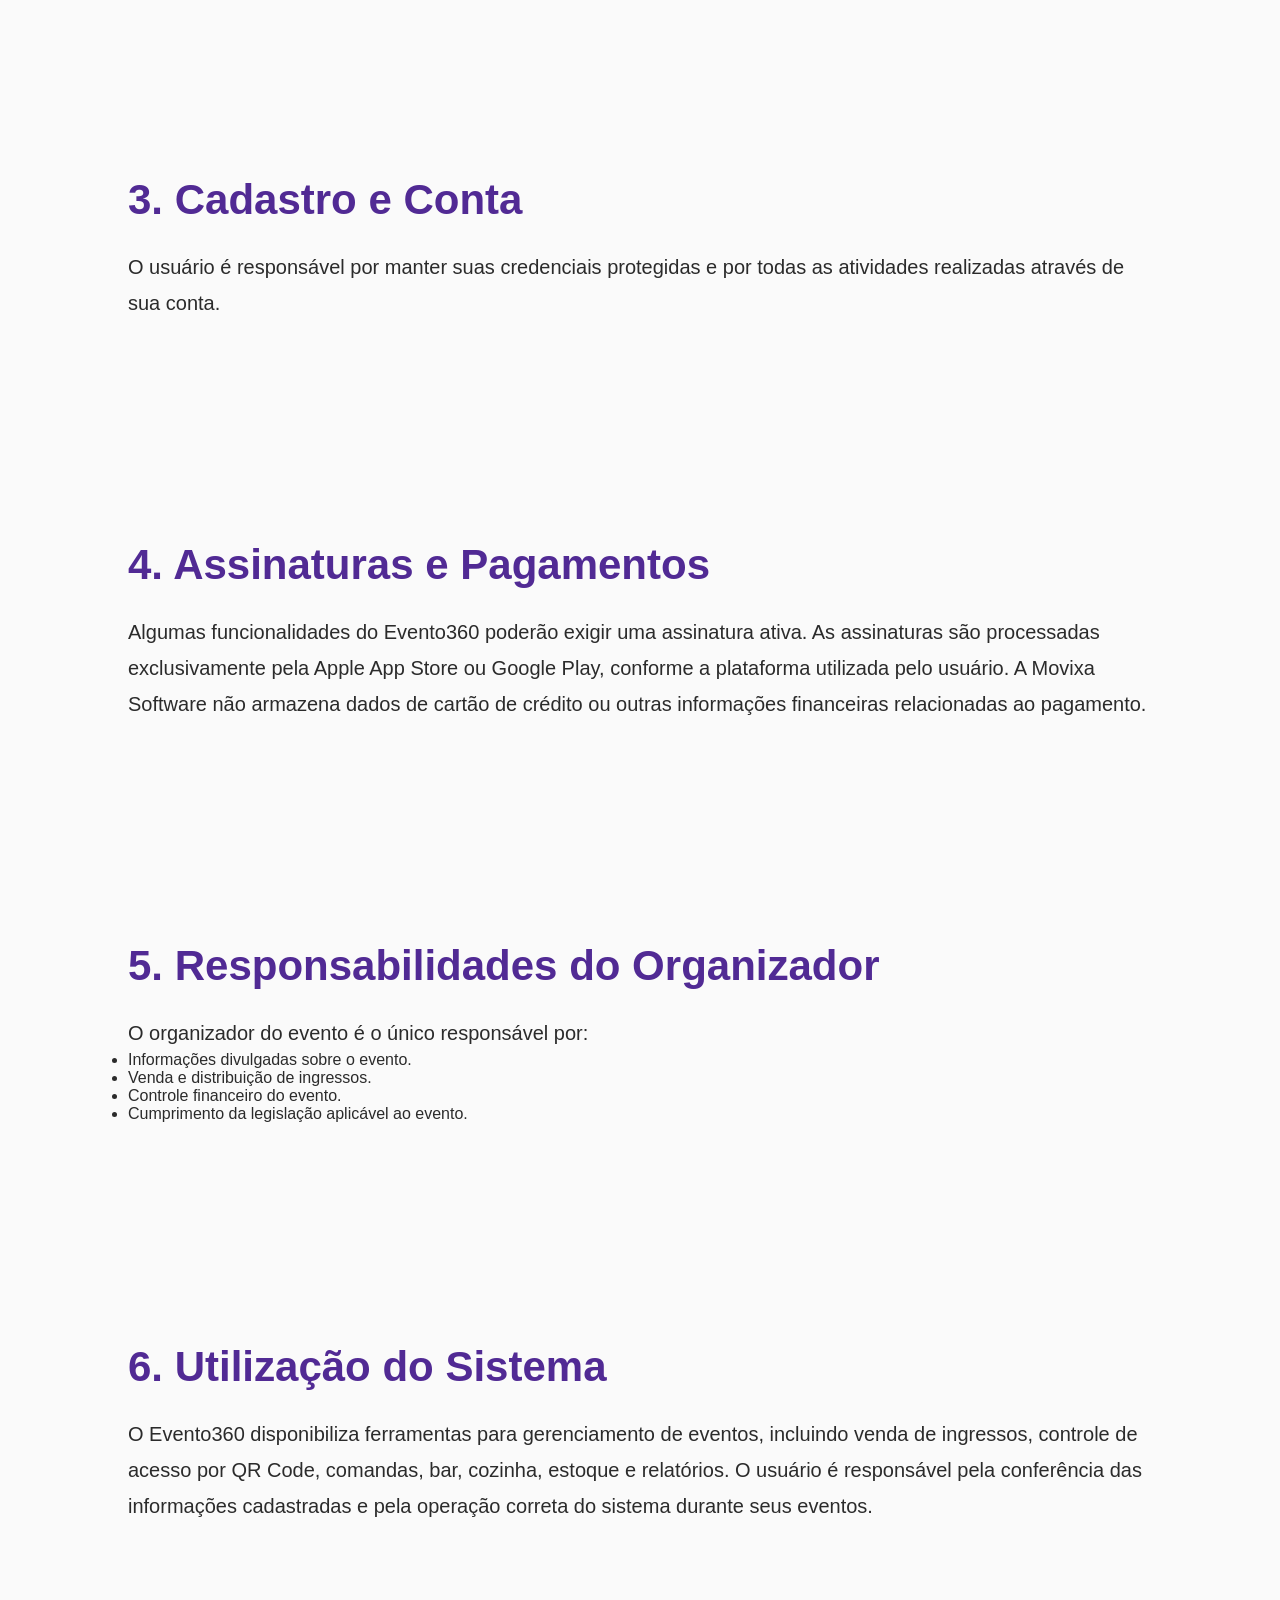
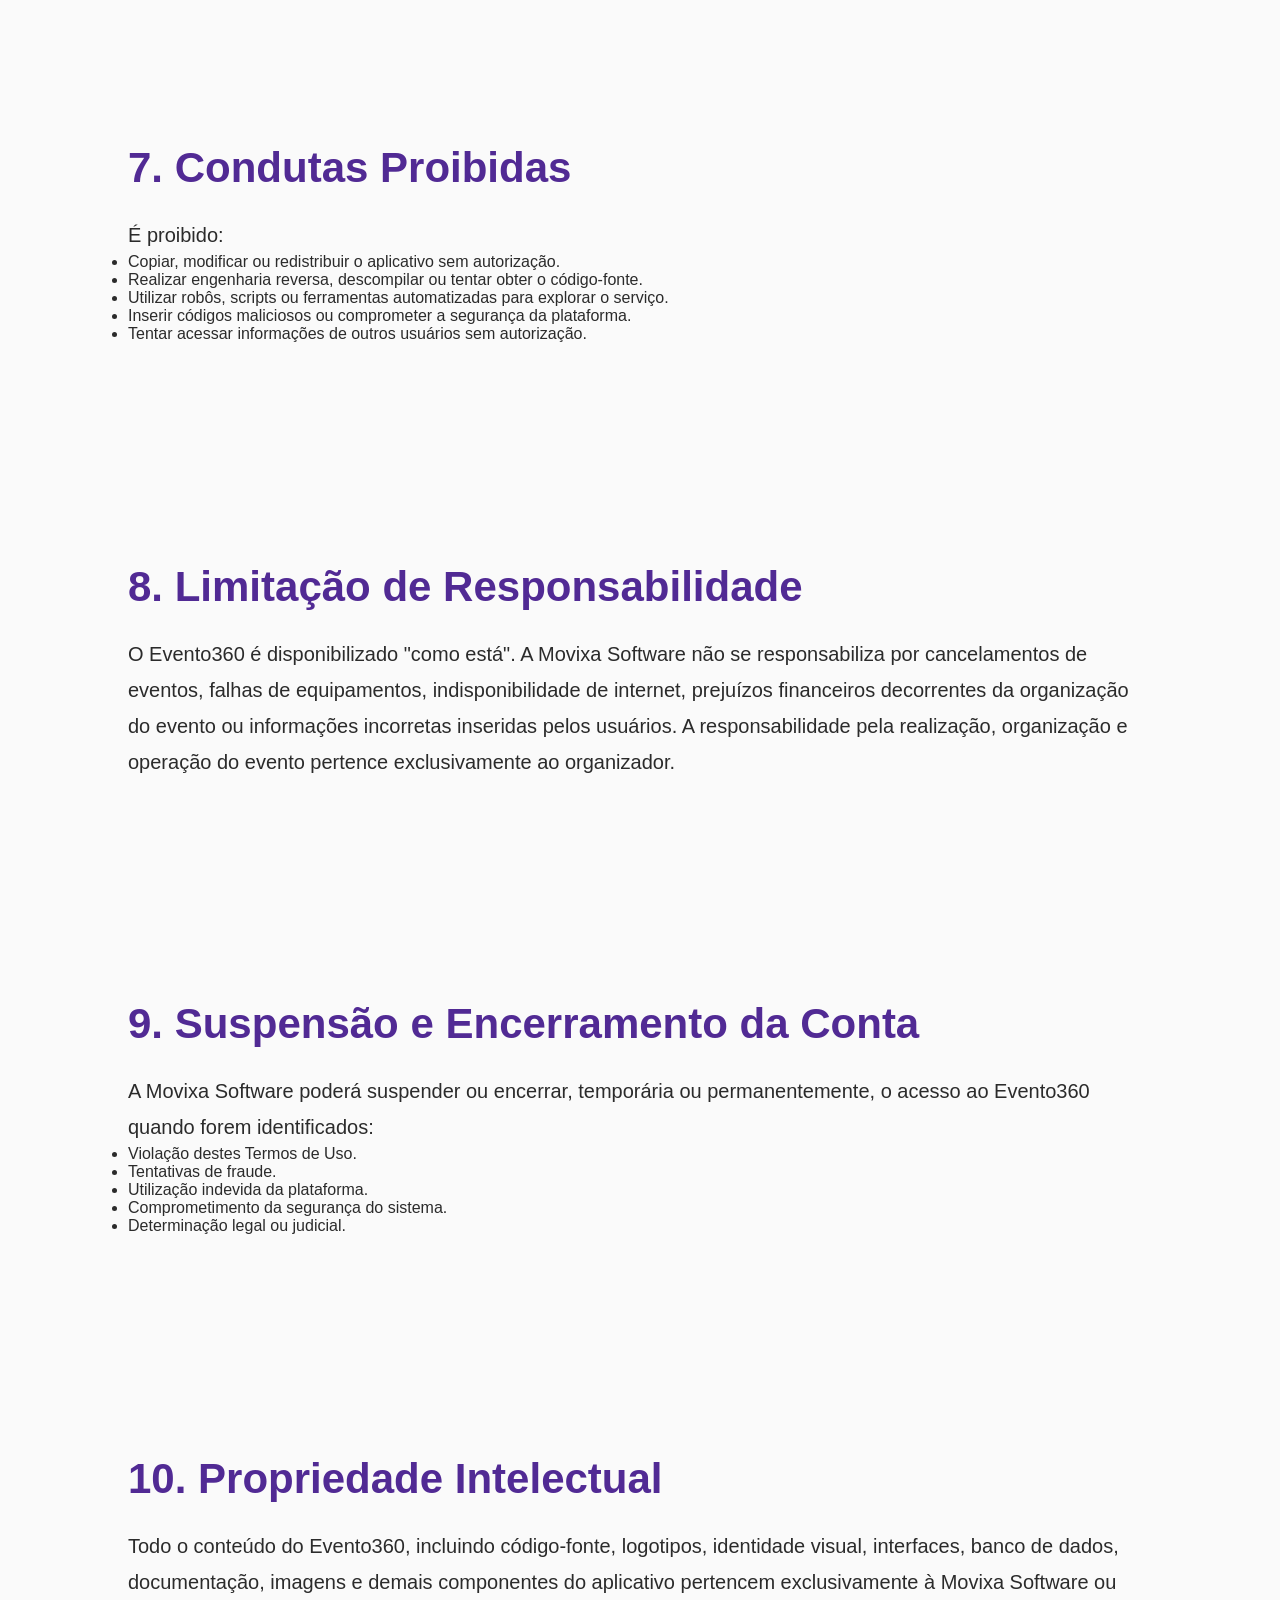
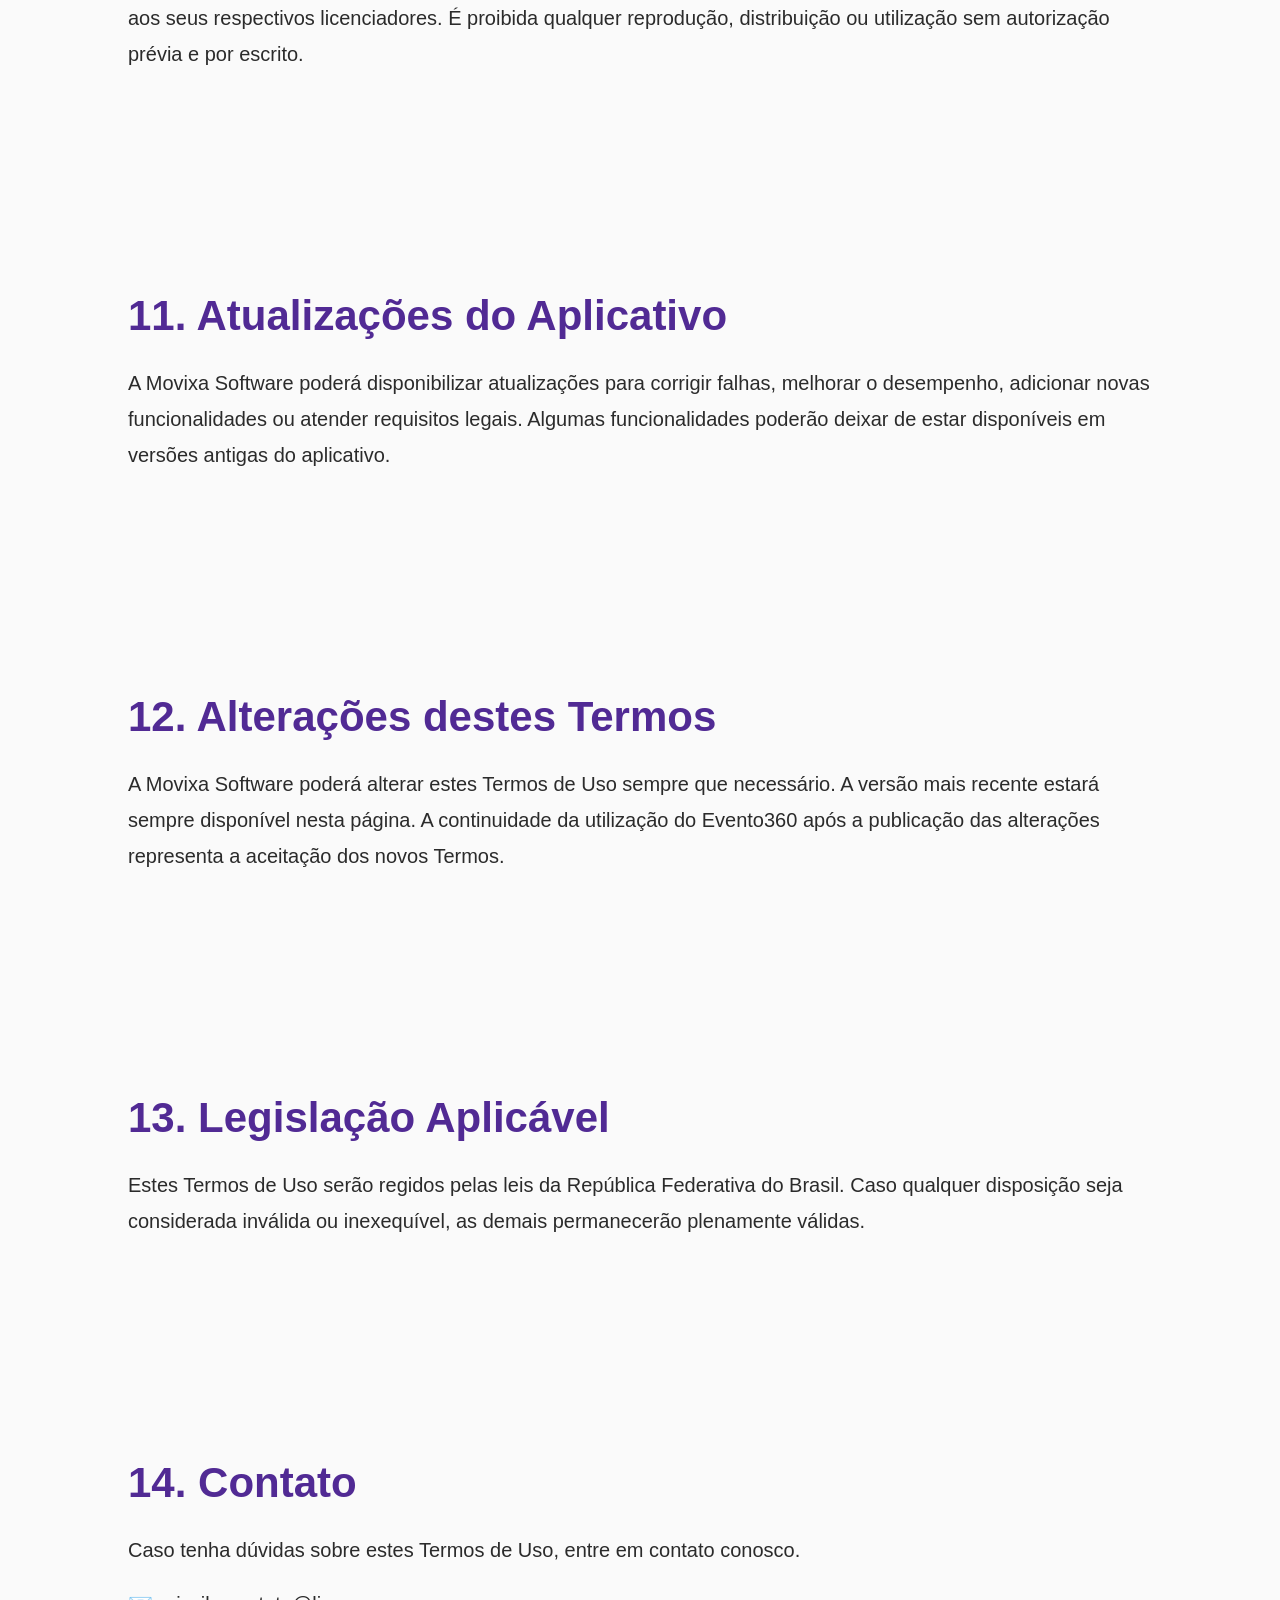
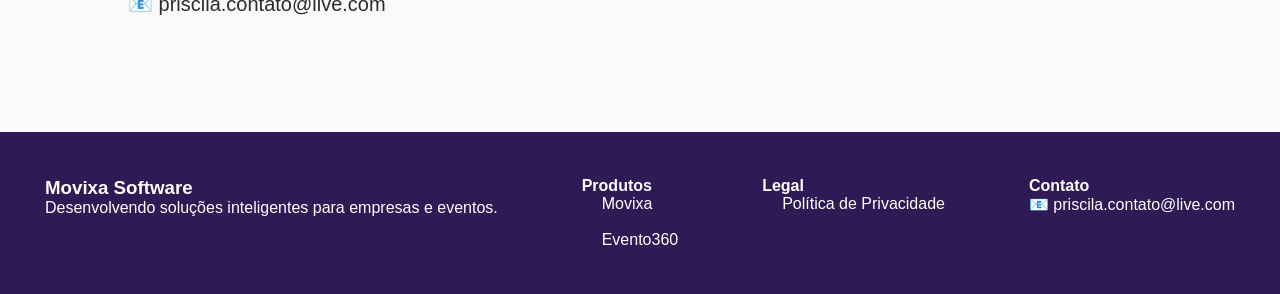
<file: evento360-terms.html>
<!DOCTYPE html>
<html lang="pt-BR">

<head>

    <meta charset="UTF-8">

    <meta name="viewport" content="width=device-width, initial-scale=1.0">

    <title>Evento360 | Terms of Use & Termos de Uso</title>
     <link rel="icon" type="image/png" sizes="32x32" href="icone.png">

    <meta name="description" content="Terms of Use of the Event360 application.">

    <link rel="stylesheet" href="style.css">

</head>

<body>

    <header class="navbar">

        <div class="logo">

            <a href="index.html">

                <img src="icone-event360.png" alt="Movixa Software">

            </a>

            <span>

                Movixa Software

            </span>

        </div>

        <nav>

            <a href="index.html">

                <span class="pt">

                    Home

                </span>

                <span class="en">

                    Home

                </span>

            </a>

            <a href="evento360.html">

                Evento360

            </a>

        </nav>

        <div class="language">

            <button data-lang="pt" onclick="setLanguage('pt')">

                🇧🇷 PT

            </button>

            <button data-lang="en" onclick="setLanguage('en')">

                🇺🇸 EN

            </button>

        </div>

    </header>

    <section class="hero">

        <div class="hero-text">

            <h1>

                <span class="pt">

                    Termos de Uso

                </span>

                <span class="en">

                    Terms of Use

                </span>

            </h1>

            <p class="pt">

                Última atualização:
                Junho de 2026.

            </p>

            <p class="en">

                Last updated:
                June 2026.

            </p>

        </div>

    </section>

    <section>

        <h2>

            <span class="pt">

                1. Aceitação dos Termos

            </span>

            <span class="en">

                1. Acceptance of Terms

            </span>

        </h2>

        <p class="pt">

            Ao utilizar o Evento360, você declara que leu, compreendeu e concorda integralmente com estes Termos de Uso.

            Caso não concorde com qualquer disposição, não utilize o aplicativo.

        </p>

        <p class="en">

            By using Event360, you acknowledge that you have read, understood and agreed to these Terms of Use.

            If you do not agree with these Terms, you must not use the application.

        </p>

    </section>

    <section>

        <h2>

            <span class="pt">

                2. Licença de Uso

            </span>

            <span class="en">

                2. License

            </span>

        </h2>

        <p class="pt">

            A Movixa Software concede ao usuário uma licença limitada, pessoal, revogável, não exclusiva e
            intransferível para utilização do Evento360 conforme estes Termos.

            Todos os direitos de propriedade intelectual permanecem pertencentes à Movixa Software.

        </p>

        <p class="en">

            Movixa Software grants you a limited, personal, revocable, non-exclusive and non-transferable license to use
            Event360 under these Terms.

            All intellectual property rights remain the exclusive property of Movixa Software.

        </p>

    </section>

    <section>

        <h2>

            <span class="pt">

                3. Cadastro e Conta

            </span>

            <span class="en">

                3. User Account

            </span>

        </h2>

        <p class="pt">

            O usuário é responsável por manter suas credenciais protegidas e por todas as atividades realizadas através
            de sua conta.

        </p>

        <p class="en">

            You are responsible for maintaining the confidentiality of your credentials and for all activities performed
            through your account.

        </p>

    </section>

    <section>
        <h2>

            <span class="pt">

                4. Assinaturas e Pagamentos

            </span>

            <span class="en">

                4. Subscriptions and Payments

            </span>

        </h2>

        <p class="pt">

            Algumas funcionalidades do Evento360 poderão exigir uma assinatura ativa.

            As assinaturas são processadas exclusivamente pela Apple App Store ou Google Play, conforme a plataforma
            utilizada pelo usuário.

            A Movixa Software não armazena dados de cartão de crédito ou outras informações financeiras relacionadas ao
            pagamento.

        </p>

        <p class="en">

            Some Event360 features may require an active subscription.

            Subscriptions are processed exclusively through Apple App Store or Google Play, depending on your platform.

            Movixa Software does not store credit card information or other payment details.

        </p>

    </section>

    <!-- ====================================== -->

    <section>

        <h2>

            <span class="pt">

                5. Responsabilidades do Organizador

            </span>

            <span class="en">

                5. Event Organizer Responsibilities

            </span>

        </h2>

        <p class="pt">

            O organizador do evento é o único responsável por:

        </p>

        <p class="en">

            The event organizer is solely responsible for:

        </p>

        <ul>

            <li>

                <span class="pt">

                    Informações divulgadas sobre o evento.

                </span>

                <span class="en">

                    Information published about the event.

                </span>

            </li>

            <li>

                <span class="pt">

                    Venda e distribuição de ingressos.

                </span>

                <span class="en">

                    Ticket sales and distribution.

                </span>

            </li>

            <li>

                <span class="pt">

                    Controle financeiro do evento.

                </span>

                <span class="en">

                    Financial management of the event.

                </span>

            </li>

            <li>

                <span class="pt">

                    Cumprimento da legislação aplicável ao evento.

                </span>

                <span class="en">

                    Compliance with applicable laws.

                </span>

            </li>

        </ul>

    </section>

    <!-- ====================================== -->

    <section>

        <h2>

            <span class="pt">

                6. Utilização do Sistema

            </span>

            <span class="en">

                6. Use of the System

            </span>

        </h2>

        <p class="pt">

            O Evento360 disponibiliza ferramentas para gerenciamento de eventos, incluindo venda de ingressos, controle
            de acesso por QR Code, comandas, bar, cozinha, estoque e relatórios.

            O usuário é responsável pela conferência das informações cadastradas e pela operação correta do sistema
            durante seus eventos.

        </p>

        <p class="en">

            Event360 provides tools for event management, including ticket sales, QR Code access control, tabs, bar,
            kitchen, inventory and reporting.

            Users are responsible for verifying the information entered into the system and for operating it correctly
            during their events.

        </p>

    </section>

    <!-- ====================================== -->

    <section>

        <h2>

            <span class="pt">

                7. Condutas Proibidas

            </span>

            <span class="en">

                7. Prohibited Conduct

            </span>

        </h2>

        <p class="pt">

            É proibido:

        </p>

        <p class="en">

            You must not:

        </p>

        <ul>

            <li>

                <span class="pt">

                    Copiar, modificar ou redistribuir o aplicativo sem autorização.

                </span>

                <span class="en">

                    Copy, modify or redistribute the application without authorization.

                </span>

            </li>

            <li>

                <span class="pt">

                    Realizar engenharia reversa, descompilar ou tentar obter o código-fonte.

                </span>

                <span class="en">

                    Reverse engineer, decompile or attempt to obtain the source code.

                </span>

            </li>

            <li>

                <span class="pt">

                    Utilizar robôs, scripts ou ferramentas automatizadas para explorar o serviço.

                </span>

                <span class="en">

                    Use bots, scripts or automated tools to abuse the service.

                </span>

            </li>

            <li>

                <span class="pt">

                    Inserir códigos maliciosos ou comprometer a segurança da plataforma.

                </span>

                <span class="en">

                    Upload malicious code or compromise platform security.

                </span>

            </li>

            <li>

                <span class="pt">

                    Tentar acessar informações de outros usuários sem autorização.

                </span>

                <span class="en">

                    Attempt to access other users' information without authorization.

                </span>

            </li>

        </ul>

    </section>

    <!-- ====================================== -->

    <section>

        <h2>

            <span class="pt">

                8. Limitação de Responsabilidade

            </span>

            <span class="en">

                8. Limitation of Liability

            </span>

        </h2>

        <p class="pt">

            O Evento360 é disponibilizado "como está".

            A Movixa Software não se responsabiliza por cancelamentos de eventos, falhas de equipamentos,
            indisponibilidade de internet, prejuízos financeiros decorrentes da organização do evento ou informações
            incorretas inseridas pelos usuários.

            A responsabilidade pela realização, organização e operação do evento pertence exclusivamente ao organizador.

        </p>

        <p class="en">

            Event360 is provided "as is".

            Movixa Software is not responsible for event cancellations, equipment failures, internet outages, financial
            losses related to event organization or incorrect information entered by users.

            Responsibility for organizing and operating the event belongs solely to the event organizer.

        </p>

    </section>

    <!-- ====================================== -->

    <section>
        <h2>

            <span class="pt">

                9. Suspensão e Encerramento da Conta

            </span>

            <span class="en">

                9. Account Suspension and Termination

            </span>

        </h2>

        <p class="pt">

            A Movixa Software poderá suspender ou encerrar, temporária ou permanentemente, o acesso ao Evento360 quando
            forem identificados:

        </p>

        <p class="en">

            Movixa Software may temporarily or permanently suspend access to Event360 if any of the following is
            identified:

        </p>

        <ul>

            <li>

                <span class="pt">

                    Violação destes Termos de Uso.

                </span>

                <span class="en">

                    Violation of these Terms of Use.

                </span>

            </li>

            <li>

                <span class="pt">

                    Tentativas de fraude.

                </span>

                <span class="en">

                    Fraudulent activity.

                </span>

            </li>

            <li>

                <span class="pt">

                    Utilização indevida da plataforma.

                </span>

                <span class="en">

                    Misuse of the platform.

                </span>

            </li>

            <li>

                <span class="pt">

                    Comprometimento da segurança do sistema.

                </span>

                <span class="en">

                    Actions that compromise system security.

                </span>

            </li>

            <li>

                <span class="pt">

                    Determinação legal ou judicial.

                </span>

                <span class="en">

                    Legal or court order.

                </span>

            </li>

        </ul>

    </section>

    <!-- ====================================== -->

    <section>

        <h2>

            <span class="pt">

                10. Propriedade Intelectual

            </span>

            <span class="en">

                10. Intellectual Property

            </span>

        </h2>

        <p class="pt">

            Todo o conteúdo do Evento360, incluindo código-fonte, logotipos, identidade visual, interfaces, banco de
            dados, documentação, imagens e demais componentes do aplicativo pertencem exclusivamente à Movixa Software
            ou aos seus respectivos licenciadores.

            É proibida qualquer reprodução, distribuição ou utilização sem autorização prévia e por escrito.

        </p>

        <p class="en">

            All Event360 content, including source code, logos, visual identity, interfaces, databases, documentation,
            images and other application components are the exclusive property of Movixa Software or its licensors.

            Any reproduction, distribution or use without prior written authorization is prohibited.

        </p>

    </section>

    <!-- ====================================== -->

    <section>

        <h2>

            <span class="pt">

                11. Atualizações do Aplicativo

            </span>

            <span class="en">

                11. Application Updates

            </span>

        </h2>

        <p class="pt">

            A Movixa Software poderá disponibilizar atualizações para corrigir falhas, melhorar o desempenho, adicionar
            novas funcionalidades ou atender requisitos legais.

            Algumas funcionalidades poderão deixar de estar disponíveis em versões antigas do aplicativo.

        </p>

        <p class="en">

            Movixa Software may release updates to fix bugs, improve performance, add new features or comply with legal
            requirements.

            Some features may no longer be available in outdated versions of the application.

        </p>

    </section>

    <!-- ====================================== -->

    <section>

        <h2>

            <span class="pt">

                12. Alterações destes Termos

            </span>

            <span class="en">

                12. Changes to these Terms

            </span>

        </h2>

        <p class="pt">

            A Movixa Software poderá alterar estes Termos de Uso sempre que necessário.

            A versão mais recente estará sempre disponível nesta página.

            A continuidade da utilização do Evento360 após a publicação das alterações representa a aceitação dos novos
            Termos.

        </p>

        <p class="en">

            Movixa Software may modify these Terms whenever necessary.

            The latest version will always be available on this page.

            Continued use of Event360 after publication of the updated Terms constitutes acceptance of the revised
            Terms.

        </p>

    </section>

    <!-- ====================================== -->

    <section>

        <h2>

            <span class="pt">

                13. Legislação Aplicável

            </span>

            <span class="en">

                13. Governing Law

            </span>

        </h2>

        <p class="pt">

            Estes Termos de Uso serão regidos pelas leis da República Federativa do Brasil.

            Caso qualquer disposição seja considerada inválida ou inexequível, as demais permanecerão plenamente
            válidas.

        </p>

        <p class="en">

            These Terms of Use shall be governed by the laws of the Federative Republic of Brazil.

            If any provision is found invalid or unenforceable, the remaining provisions shall remain in full force and
            effect.

        </p>

    </section>

    <!-- ====================================== -->

    <section>

        <h2>

            <span class="pt">

                14. Contato

            </span>

            <span class="en">

                14. Contact

            </span>

        </h2>

        <p class="pt">

            Caso tenha dúvidas sobre estes Termos de Uso, entre em contato conosco.

        </p>

        <p class="en">

            If you have questions regarding these Terms of Use, please contact us.

        </p>

        <br>

        <p>

            📧 priscila.contato@live.com

        </p>

    </section>

    <!-- ====================================== -->
    <!-- FOOTER -->
    <!-- ====================================== -->

    <footer>

        <div>

            <h3>

                Movixa Software

            </h3>

            <p>

                <span class="pt">

                    Desenvolvendo soluções inteligentes para empresas e eventos.

                </span>

                <span class="en">

                    Building intelligent software for businesses and events.

                </span>

            </p>

        </div>

        <div>

            <h4>

                <span class="pt">

                    Produtos

                </span>

                <span class="en">

                    Products

                </span>

            </h4>

            <a href="movixa.html">

                Movixa

            </a>

            <br><br>

            <a href="evento360.html">

                Evento360

            </a>

        </div>

        <div>

            <h4>

                <span class="pt">

                    Legal

                </span>

                <span class="en">

                    Legal

                </span>

            </h4>

            <a href="evento360-privacy.html">

                <span class="pt">

                    Política de Privacidade

                </span>

                <span class="en">

                    Privacy Policy

                </span>

            </a>

        </div>

        <div>

            <h4>

                <span class="pt">

                    Contato

                </span>

                <span class="en">

                    Contact

                </span>

            </h4>

            <p>

                📧 priscila.contato@live.com

            </p>

        </div>

    </footer>

    <script src="language.js"></script>

</body>

</html>
</file>
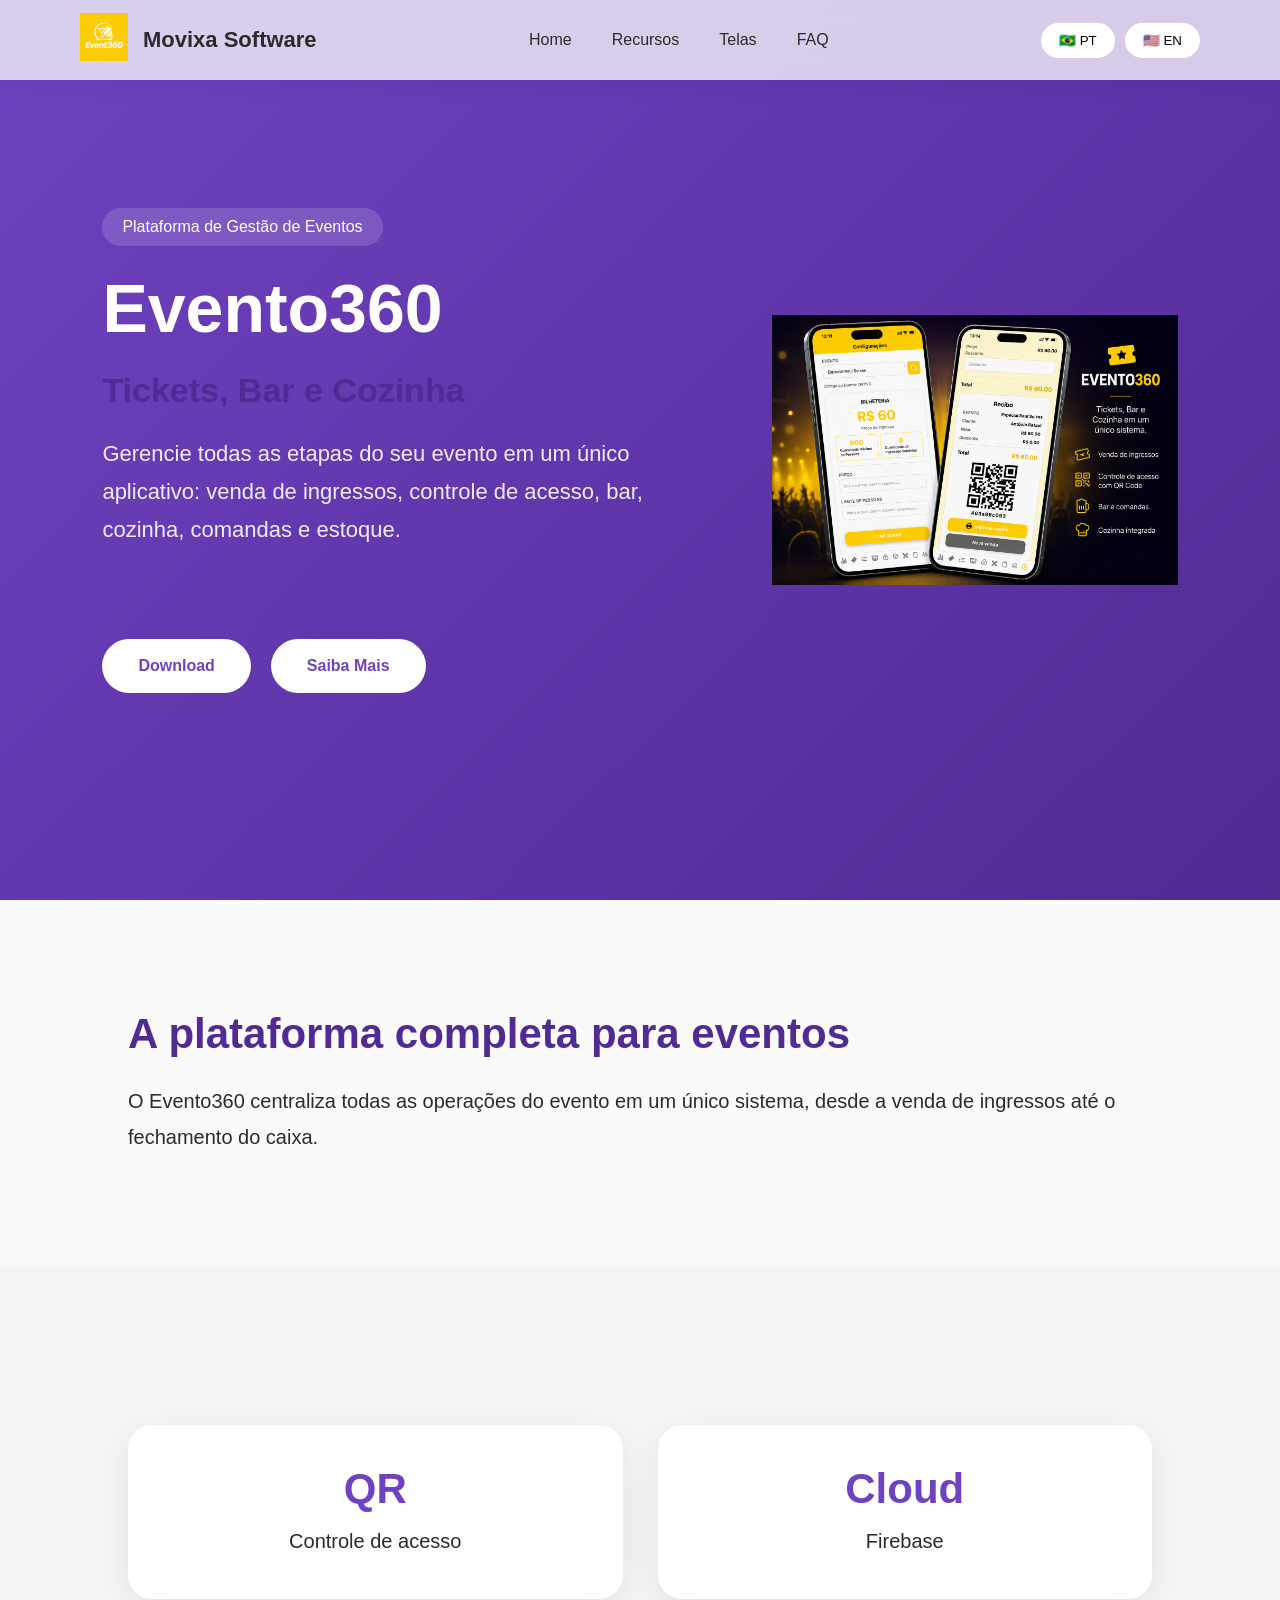
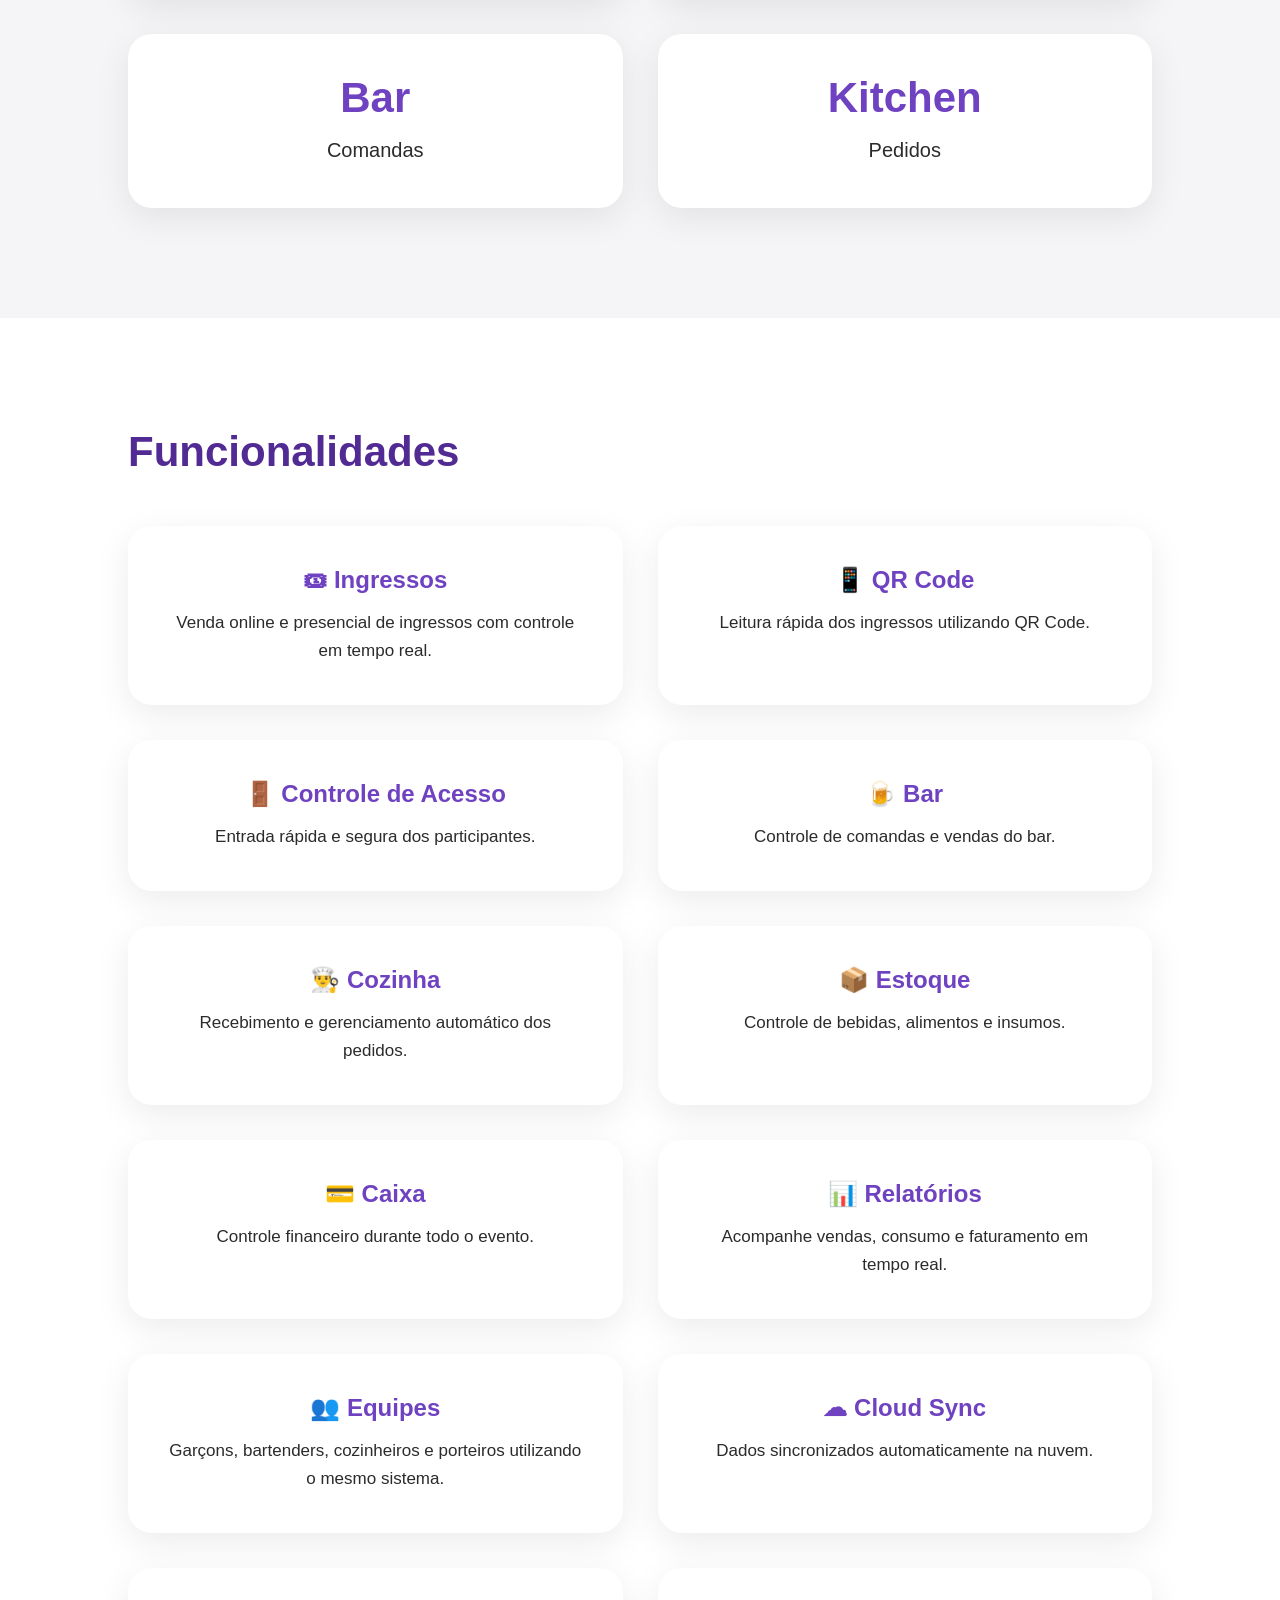
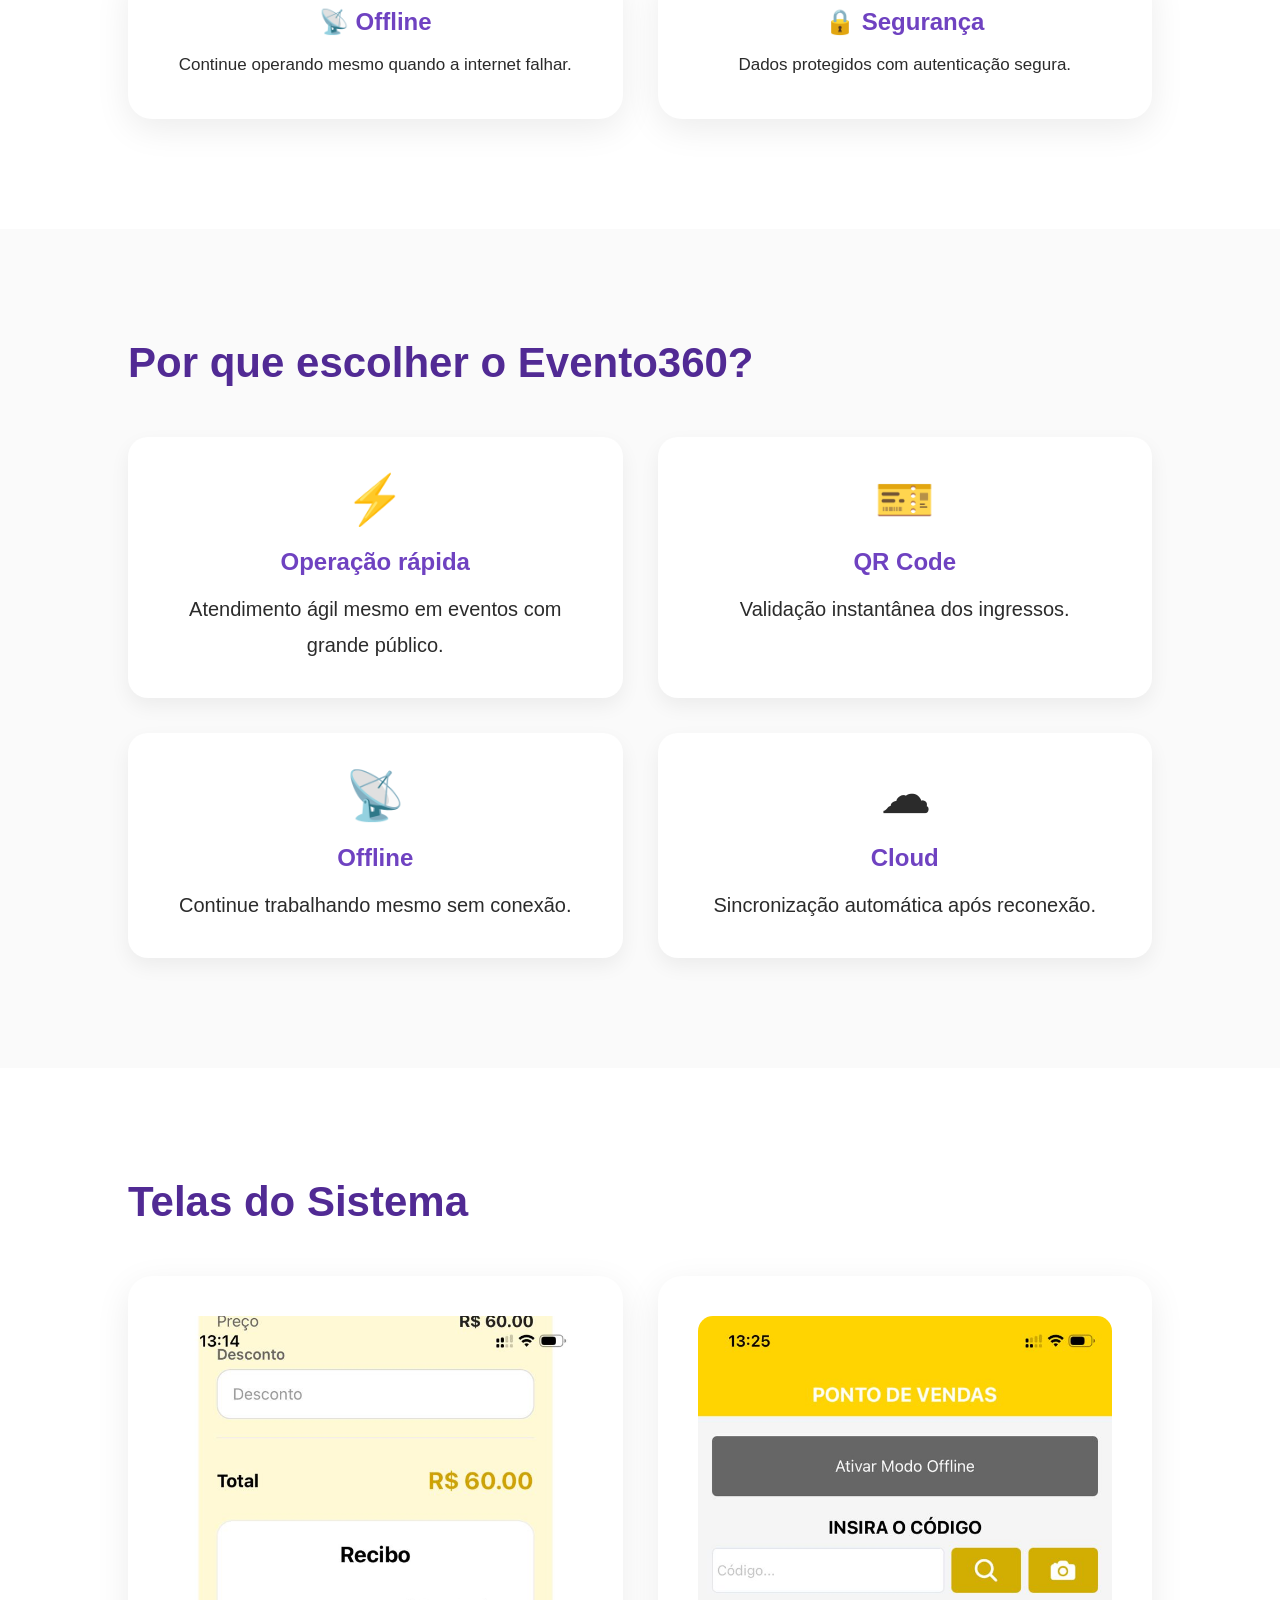
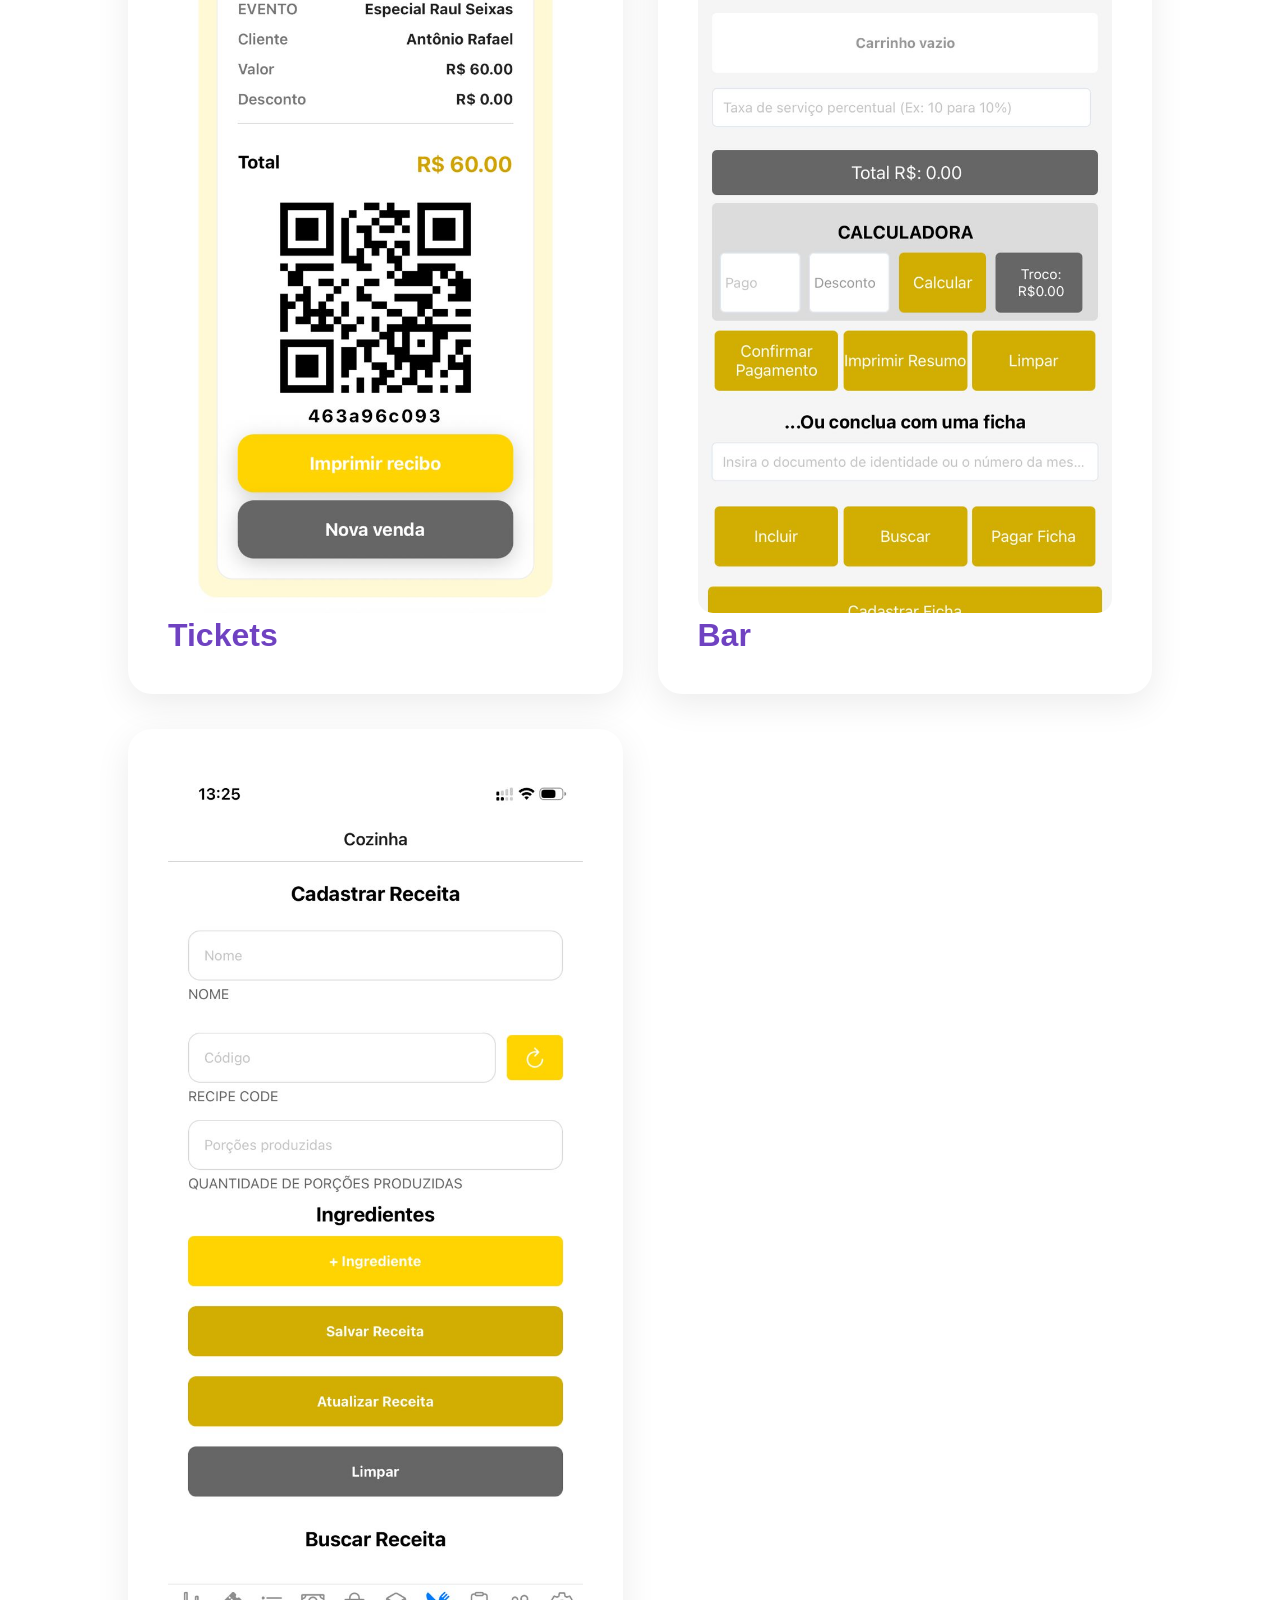
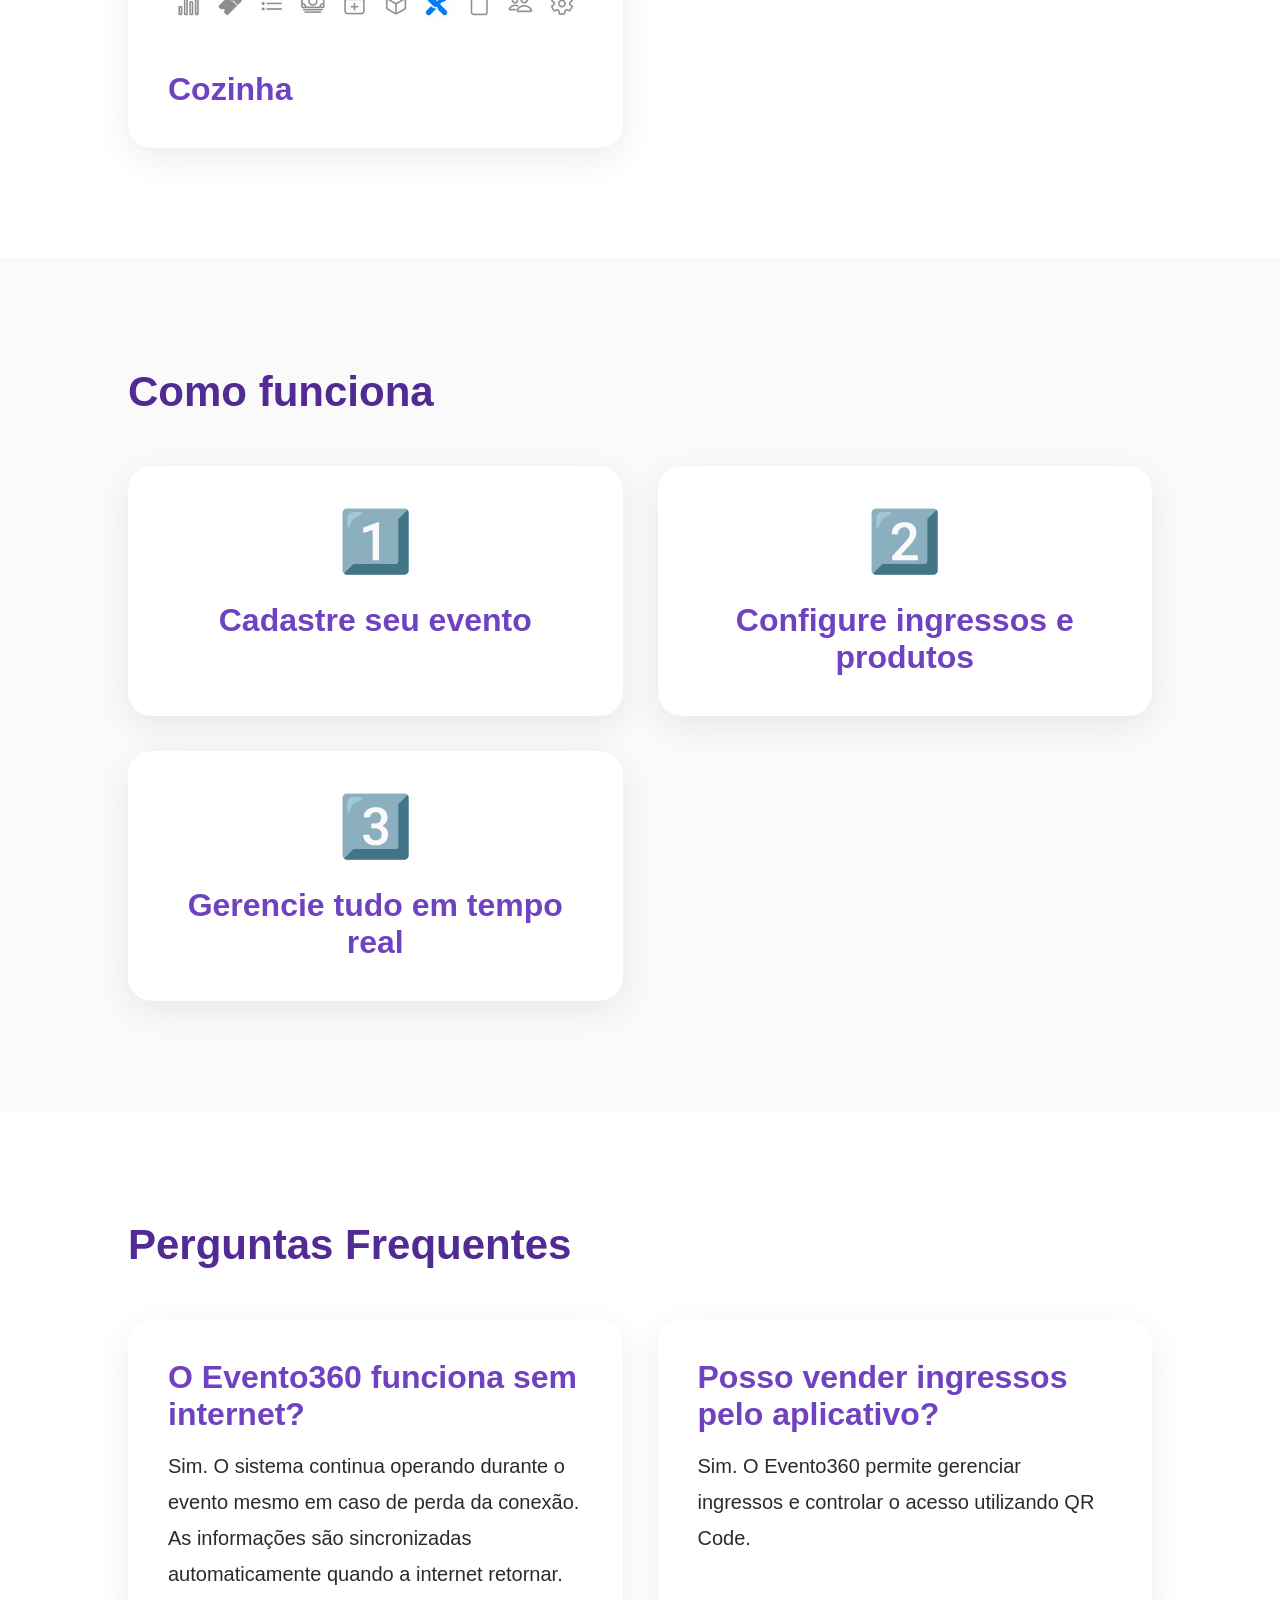
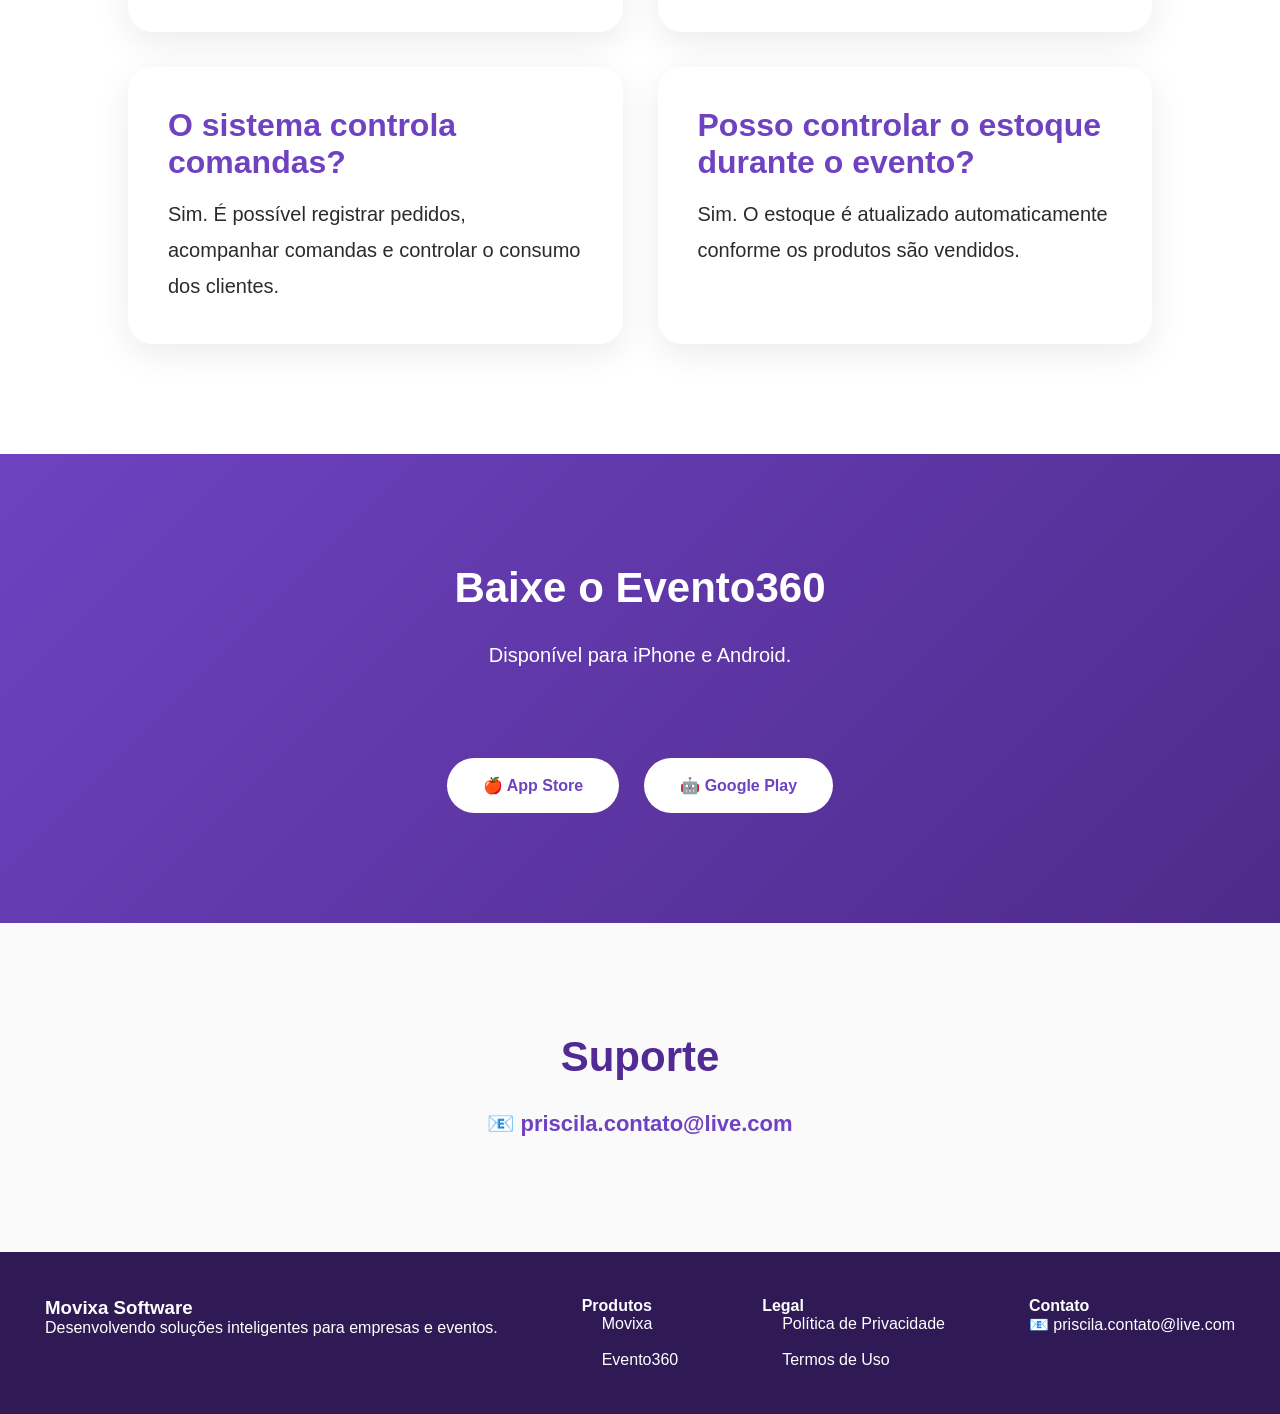
<file: evento360.html>
<!DOCTYPE html>
<html lang="pt-BR">

<head>

    <meta charset="UTF-8">

    <meta name="viewport" content="width=device-width, initial-scale=1.0">

    <title>
        <span class="pt">Evento360 | Tickets, Bar e Cozinha</span>
        <span class="en">Event360 | Tickets, Bar & Kitchen</span>
    </title>
     <link rel="icon" type="image/png" sizes="32x32" href="icone.png">

    <meta name="description"
        content="Evento360 é uma plataforma completa para venda de ingressos, controle de acesso, bar, cozinha e gestão de eventos.">

    <meta name="keywords" content="Evento360, Tickets, QR Code, Bar, Cozinha, Eventos">

    <link rel="stylesheet" href="style.css">

</head>

<body>

    <header class="navbar">

        <div class="logo">

            <a href="index.html">

                <img src="icone-event360.png" alt="Movixa Software">

            </a>

            <span>

                Movixa Software

            </span>

        </div>

        <nav>

            <a href="index.html">

                <span class="pt">Home</span>

                <span class="en">Home</span>

            </a>

            <a href="#features">

                <span class="pt">Recursos</span>

                <span class="en">Features</span>

            </a>

            <a href="#screens">

                <span class="pt">Telas</span>

                <span class="en">Screens</span>

            </a>

            <a href="#faq">

                <span class="pt">FAQ</span>

                <span class="en">FAQ</span>

            </a>

        </nav>

        <div class="language">

            <button data-lang="pt" onclick="setLanguage('pt')">

                🇧🇷 PT

            </button>

            <button data-lang="en" onclick="setLanguage('en')">

                🇺🇸 EN

            </button>

        </div>

    </header>

    <section class="hero">

        <div class="hero-text">

            <span style="
            background:#ffffff25;
            padding:10px 20px;
            border-radius:50px;
            display:inline-block;
            margin-bottom:25px;">

                <span class="pt">Plataforma de Gestão de Eventos</span>
                <span class="en">Event Management Platform</span>

            </span>

            <h1>

                <span class="pt">Evento360</span>
                <span class="en">Event360</span>

            </h1>

            <h2>

                <span class="pt">

                    Tickets, Bar e Cozinha

                </span>

                <span class="en">

                    Tickets, Bar & Kitchen

                </span>

            </h2>

            <p class="pt">

                Gerencie todas as etapas do seu evento em um único aplicativo:
                venda de ingressos, controle de acesso, bar, cozinha, comandas e estoque.

            </p>

            <p class="en">

                Manage every stage of your event in one application:
                ticket sales, access control, bar, kitchen, tabs and inventory.

            </p>

            <div style="
            display:flex;
            gap:20px;
            flex-wrap:wrap;
            margin-top:45px;">

                <a class="primaryButton" href="#download">

                    <span class="pt">

                        Download

                    </span>

                    <span class="en">

                        Download

                    </span>

                </a>

                <a class="primaryButton" href="#features">

                    <span class="pt">

                        Saiba Mais

                    </span>

                    <span class="en">

                        Learn More

                    </span>

                </a>

            </div>

        </div>

        <div class="hero-image">

            <img src="mockup-evento360.png" alt="Evento360">

        </div>

    </section>

    <section class="about">

        <h2>

            <span class="pt">

                A plataforma completa para eventos

            </span>

            <span class="en">

                Complete event management platform

            </span>

        </h2>

        <p class="pt">

            O Evento360 centraliza todas as operações do evento em um único sistema,
            desde a venda de ingressos até o fechamento do caixa.

        </p>

        <p class="en">

            Event360 centralizes every operation,
            from ticket sales to final cash closing.

        </p>

    </section>

    <section class="numbers">

        <div class="cards">

            <div class="card">

                <h3>

                    QR

                </h3>

                <p>

                    <span class="pt">

                        Controle de acesso

                    </span>

                    <span class="en">

                        Access Control

                    </span>

                </p>

            </div>

            <div class="card">

                <h3>

                    Cloud

                </h3>

                <p>

                    Firebase

                </p>

            </div>

            <div class="card">

                <h3>

                    Bar

                </h3>

                <p>

                    <span class="pt">

                        Comandas

                    </span>

                    <span class="en">

                        Tabs

                    </span>

                </p>

            </div>

            <div class="card">

                <h3>

                    Kitchen

                </h3>

                <p>

                    <span class="pt">

                        Pedidos

                    </span>

                    <span class="en">

                        Orders

                    </span>

                </p>

            </div>

        </div>

    </section>

    <section id="features">
        <h2>

            <span class="pt">
                Funcionalidades
            </span>

            <span class="en">
                Features
            </span>

        </h2>

        <div class="cards">

            <div class="card">

                <h3>🎟 <span class="pt">Ingressos</span><span class="en">Tickets</span></h3>

                <p class="pt">
                    Venda online e presencial de ingressos com controle em tempo real.
                </p>

                <p class="en">
                    Online and on-site ticket sales with real-time control.
                </p>

            </div>

            <div class="card">

                <h3>📱 QR Code</h3>

                <p class="pt">
                    Leitura rápida dos ingressos utilizando QR Code.
                </p>

                <p class="en">
                    Fast ticket validation using QR Codes.
                </p>

            </div>

            <div class="card">

                <h3>🚪 <span class="pt">Controle de Acesso</span><span class="en">Access Control</span></h3>

                <p class="pt">
                    Entrada rápida e segura dos participantes.
                </p>

                <p class="en">
                    Fast and secure attendee check-in.
                </p>

            </div>

            <div class="card">

                <h3>🍺 Bar</h3>

                <p class="pt">
                    Controle de comandas e vendas do bar.
                </p>

                <p class="en">
                    Bar sales and tab management.
                </p>

            </div>

            <div class="card">

                <h3>👨‍🍳 <span class="pt">Cozinha</span><span class="en">Kitchen</span></h3>

                <p class="pt">
                    Recebimento e gerenciamento automático dos pedidos.
                </p>

                <p class="en">
                    Automatic kitchen order management.
                </p>

            </div>

            <div class="card">

                <h3>📦 <span class="pt">Estoque</span><span class="en">Inventory</span></h3>

                <p class="pt">
                    Controle de bebidas, alimentos e insumos.
                </p>

                <p class="en">
                    Inventory management for drinks, food and supplies.
                </p>

            </div>

            <div class="card">

                <h3>💳 <span class="pt">Caixa</span><span class="en">Cash Register</span></h3>

                <p class="pt">
                    Controle financeiro durante todo o evento.
                </p>

                <p class="en">
                    Cash register and financial control.
                </p>

            </div>

            <div class="card">

                <h3>📊 <span class="pt">Relatórios</span><span class="en">Reports</span></h3>

                <p class="pt">
                    Acompanhe vendas, consumo e faturamento em tempo real.
                </p>

                <p class="en">
                    Real-time sales and revenue reports.
                </p>

            </div>

            <div class="card">

                <h3>👥 <span class="pt">Equipes</span><span class="en">Teams</span></h3>

                <p class="pt">
                    Garçons, bartenders, cozinheiros e porteiros utilizando o mesmo sistema.
                </p>

                <p class="en">
                    Waiters, bartenders, kitchen staff and gate staff working together.
                </p>

            </div>

            <div class="card">

                <h3>☁ Cloud Sync</h3>

                <p class="pt">
                    Dados sincronizados automaticamente na nuvem.
                </p>

                <p class="en">
                    Automatic cloud synchronization.
                </p>

            </div>

            <div class="card">

                <h3>📡 Offline</h3>

                <p class="pt">
                    Continue operando mesmo quando a internet falhar.
                </p>

                <p class="en">
                    Continue operating even without internet.
                </p>

            </div>

            <div class="card">

                <h3>🔒 <span class="pt">Segurança</span><span class="en">Security</span></h3>

                <p class="pt">
                    Dados protegidos com autenticação segura.
                </p>

                <p class="en">
                    Secure authentication and protected data.
                </p>

            </div>

        </div>

    </section>

    <!-- ====================================== -->
    <!-- WHY EVENTO360 -->
    <!-- ====================================== -->

    <section class="advantages">

        <h2>

            <span class="pt">

                Por que escolher o Evento360?

            </span>

            <span class="en">

                Why choose Event360?

            </span>

        </h2>

        <div class="cards">

            <div class="advantage">

                <h3>⚡</h3>

                <h4>

                    <span class="pt">

                        Operação rápida

                    </span>

                    <span class="en">

                        Fast Operation

                    </span>

                </h4>

                <p class="pt">

                    Atendimento ágil mesmo em eventos com grande público.

                </p>

                <p class="en">

                    Fast service even during large events.

                </p>

            </div>

            <div class="advantage">

                <h3>🎫</h3>

                <h4>

                    QR Code

                </h4>

                <p class="pt">

                    Validação instantânea dos ingressos.

                </p>

                <p class="en">

                    Instant ticket validation.

                </p>

            </div>

            <div class="advantage">

                <h3>📡</h3>

                <h4>

                    Offline

                </h4>

                <p class="pt">

                    Continue trabalhando mesmo sem conexão.

                </p>

                <p class="en">

                    Keep operating without internet.

                </p>

            </div>

            <div class="advantage">

                <h3>☁</h3>

                <h4>

                    Cloud

                </h4>

                <p class="pt">

                    Sincronização automática após reconexão.

                </p>

                <p class="en">

                    Automatic synchronization after reconnection.

                </p>

            </div>

        </div>

    </section>

    <!-- ====================================== -->
    <!-- SCREENSHOTS -->
    <!-- ====================================== -->

    <section id="screens">

        <h2>

            <span class="pt">

                Telas do Sistema

            </span>

            <span class="en">

                Application Screens

            </span>

        </h2>

        <div class="cards">

            <div class="card">

                <img src="tickets-evento360.jpeg" alt="Tickets" style="width:100%; border-radius:15px;">

                <h3>

                    Tickets

                </h3>

            </div>

            <div class="card">

                <img src="bar-evento360.jpeg" alt="Bar" style="width:100%; border-radius:15px;">

                <h3>

                    Bar

                </h3>

            </div>

            <div class="card">

                <img src="cozinha-evento360.jpeg" alt="Kitchen" style="width:100%; border-radius:15px;">

                <h3>

                    <span class="pt">

                        Cozinha

                    </span>

                    <span class="en">

                        Kitchen

                    </span>

                </h3>

            </div>

        </div>

    </section>

    <!-- ====================================== -->
    <!-- HOW IT WORKS -->
    <!-- ====================================== -->

    <section id="how">

        <h2>

            <span class="pt">

                Como funciona

            </span>

            <span class="en">

                How it Works

            </span>

        </h2>

        <div class="cards">

            <div class="card">

                <h1>1️⃣</h1>

                <h3>

                    <span class="pt">

                        Cadastre seu evento

                    </span>

                    <span class="en">

                        Create your event

                    </span>

                </h3>

            </div>

            <div class="card">

                <h1>2️⃣</h1>

                <h3>

                    <span class="pt">

                        Configure ingressos e produtos

                    </span>

                    <span class="en">

                        Configure tickets and products

                    </span>

                </h3>

            </div>

            <div class="card">

                <h1>3️⃣</h1>

                <h3>

                    <span class="pt">

                        Gerencie tudo em tempo real

                    </span>

                    <span class="en">

                        Manage everything in real time

                    </span>

                </h3>

            </div>

        </div>

    </section>

    <section id="faq">

        <h2>

            <span class="pt">
                Perguntas Frequentes
            </span>

            <span class="en">
                Frequently Asked Questions
            </span>

        </h2>

        <div class="cards">

            <div class="card">

                <h3>

                    <span class="pt">
                        O Evento360 funciona sem internet?
                    </span>

                    <span class="en">
                        Does Event360 work offline?
                    </span>

                </h3>

                <p class="pt">
                    Sim. O sistema continua operando durante o evento mesmo em caso de perda da conexão. As informações
                    são sincronizadas automaticamente quando a internet retornar.
                </p>

                <p class="en">
                    Yes. The system continues operating even if the internet connection is lost. Data is synchronized
                    automatically once the connection is restored.
                </p>

            </div>

            <div class="card">

                <h3>

                    <span class="pt">
                        Posso vender ingressos pelo aplicativo?
                    </span>

                    <span class="en">
                        Can I sell tickets through the app?
                    </span>

                </h3>

                <p class="pt">
                    Sim. O Evento360 permite gerenciar ingressos e controlar o acesso utilizando QR Code.
                </p>

                <p class="en">
                    Yes. Event360 allows ticket management and QR Code access control.
                </p>

            </div>

            <div class="card">

                <h3>

                    <span class="pt">
                        O sistema controla comandas?
                    </span>

                    <span class="en">
                        Does the system manage tabs?
                    </span>

                </h3>

                <p class="pt">
                    Sim. É possível registrar pedidos, acompanhar comandas e controlar o consumo dos clientes.
                </p>

                <p class="en">
                    Yes. Orders, customer tabs and consumption can all be managed within the app.
                </p>

            </div>

            <div class="card">

                <h3>

                    <span class="pt">
                        Posso controlar o estoque durante o evento?
                    </span>

                    <span class="en">
                        Can I manage inventory during the event?
                    </span>

                </h3>

                <p class="pt">
                    Sim. O estoque é atualizado automaticamente conforme os produtos são vendidos.
                </p>

                <p class="en">
                    Yes. Inventory is automatically updated as products are sold.
                </p>

            </div>

        </div>

    </section>

    <!-- ========================= -->
    <!-- DOWNLOAD -->
    <!-- ========================= -->

    <section id="download">

        <h2>

            <span class="pt">

                Baixe o Evento360

            </span>

            <span class="en">

                Download Event360

            </span>

        </h2>

        <p class="pt">

            Disponível para iPhone e Android.

        </p>

        <p class="en">

            Available for iPhone and Android.

        </p>

        <div style="
display:flex;
justify-content:center;
gap:25px;
margin-top:40px;
flex-wrap:wrap;">

            <a class="primaryButton" href="#">

                🍎 App Store

            </a>

            <a class="primaryButton" href="#">

                🤖 Google Play

            </a>

        </div>

    </section>

    <!-- ========================= -->
    <!-- SUPPORT -->
    <!-- ========================= -->

    <section id="support">

        <h2>

            <span class="pt">

                Suporte

            </span>

            <span class="en">

                Support

            </span>

        </h2>

        <p>

            📧 priscila.contato@live.com

        </p>

    </section>

    <!-- ========================= -->
    <!-- FOOTER -->
    <!-- ========================= -->

    <footer>

        <div>

            <h3>

                Movixa Software

            </h3>

            <p>

                <span class="pt">

                    Desenvolvendo soluções inteligentes para empresas e eventos.

                </span>

                <span class="en">

                    Building intelligent software for businesses and events.

                </span>

            </p>

        </div>

        <div>

            <h4>

                <span class="pt">

                    Produtos

                </span>

                <span class="en">

                    Products

                </span>

            </h4>

            <a href="movixa.html">

                Movixa

            </a>

            <br><br>

            <a href="evento360.html">

                <span class="pt">Evento360</span>
                <span class="en">Event360</span>

            </a>

        </div>

        <div>

            <h4>

                <span class="pt">

                    Legal

                </span>

                <span class="en">

                    Legal

                </span>

            </h4>

            <a href="evento360-privacy.html">

                <span class="pt">

                    Política de Privacidade

                </span>

                <span class="en">

                    Privacy Policy

                </span>

            </a>

            <br><br>

            <a href="evento360-terms.html">

                <span class="pt">

                    Termos de Uso

                </span>

                <span class="en">

                    Terms of Use

                </span>

            </a>

        </div>

        <div>

            <h4>

                <span class="pt">Contato</span>
                <span class="en">Contact</span>

            </h4>

            <p>

                📧 priscila.contato@live.com

            </p>

        </div>

    </footer>

    <script src="language.js"></script>

</body>

</html>
</file>
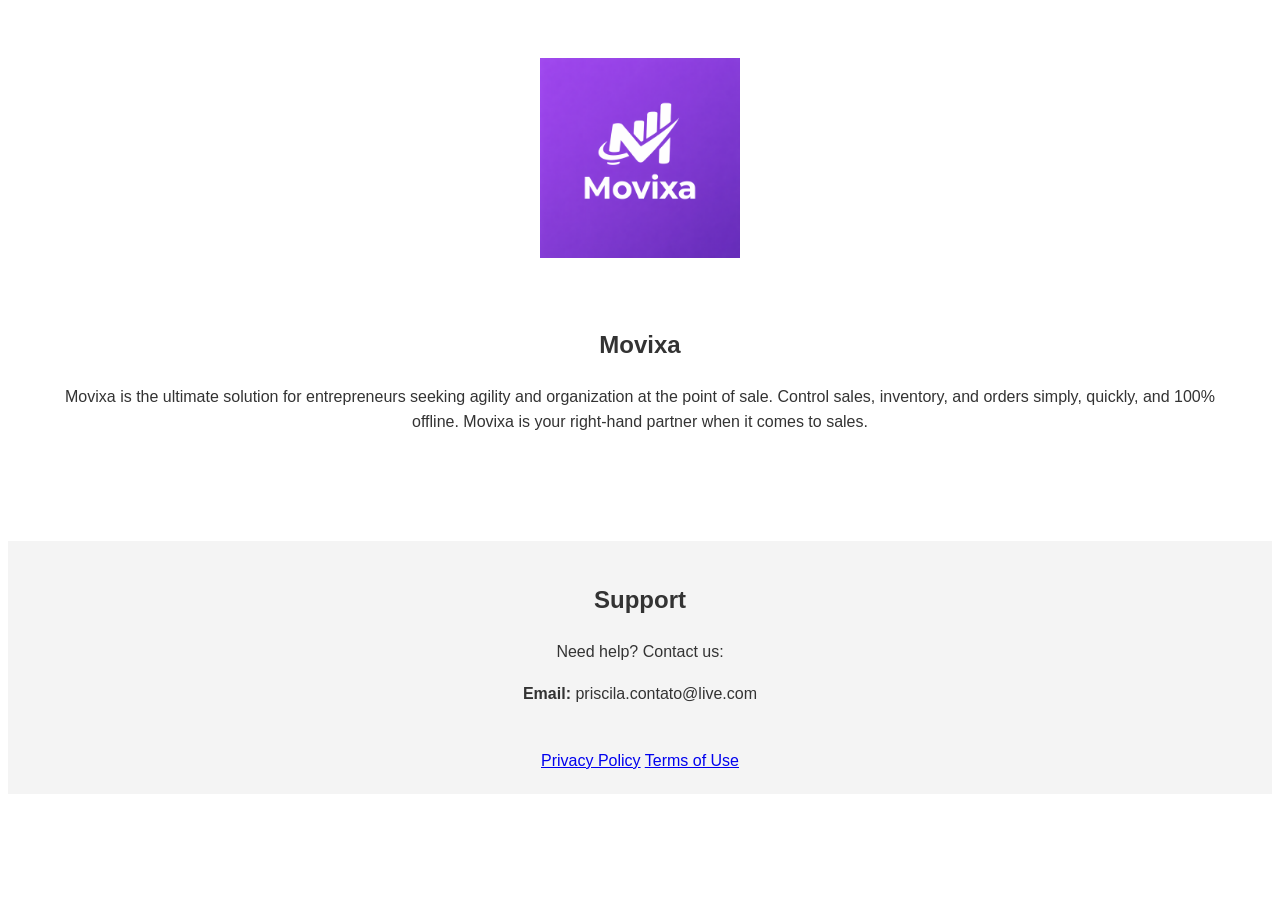
<file: index_en.html>
<!DOCTYPE html>
<html lang="en">
<head>
    <meta charset="UTF-8">
    <title>Movixa - Intelligent Management</title>
    <style>
        body { font-family: sans-serif; text-align: center; line-height: 1.6; color: #333; }
        .logo { width: 200px; margin-top: 50px; }
        section { padding: 40px; }
        footer { background: #f4f4f4; padding: 20px; margin-top: 50px; }
    </style>
</head>
<body>
    <img src="icone.png" alt="Movixa Logo" class="logo">
    <section>
        <h1>Movixa</h1>
        <p>Movixa is the ultimate solution for entrepreneurs seeking agility and organization at the point of sale. Control sales, inventory, and orders simply, quickly, and 100% offline. Movixa is your right-hand partner when it comes to sales.</p>
    </section>
    <footer>
        <h2>Support</h2>
        <p>Need help? Contact us:</p>
        <p><strong>Email:</strong> priscila.contato@live.com</p>
        <br>
        <a href="politica_en.html">Privacy Policy</a>
        <a href="termos_en.html">Terms of Use</a>
    </footer>
</body>
</html>
</file>
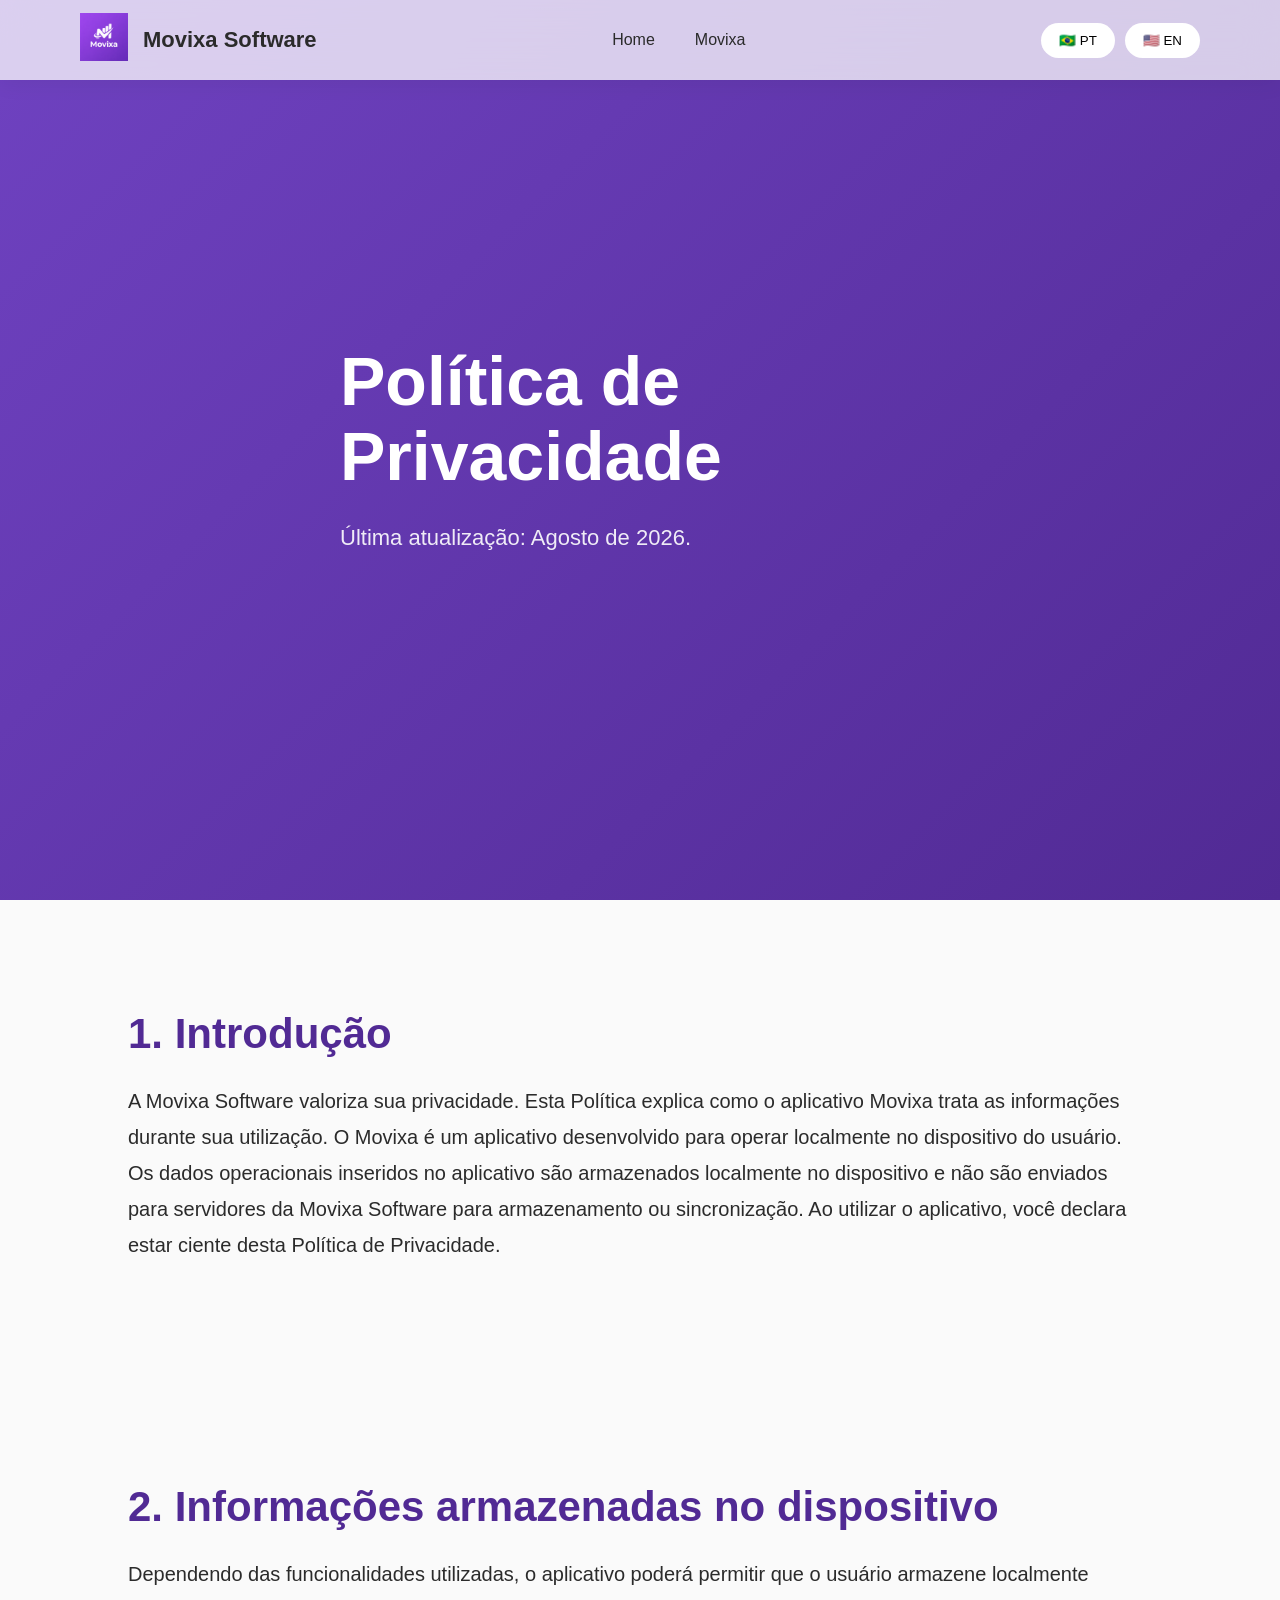
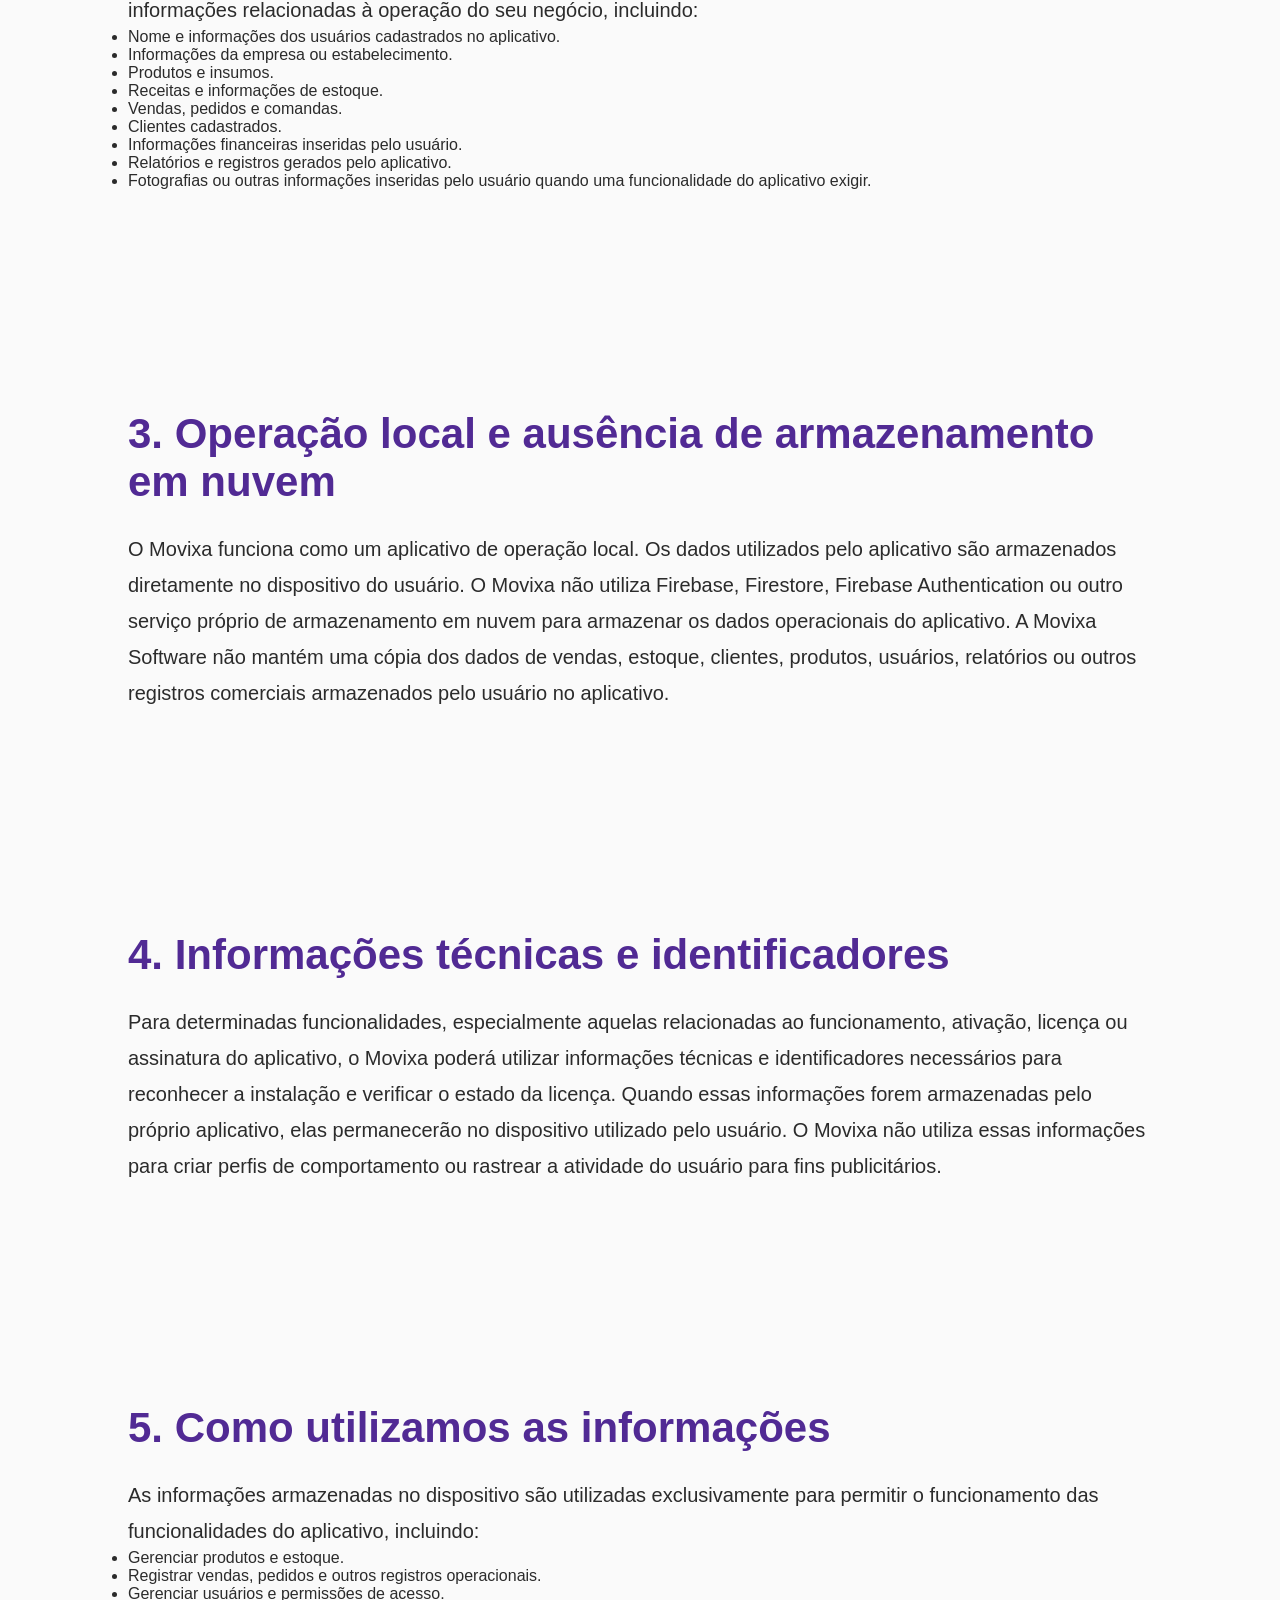
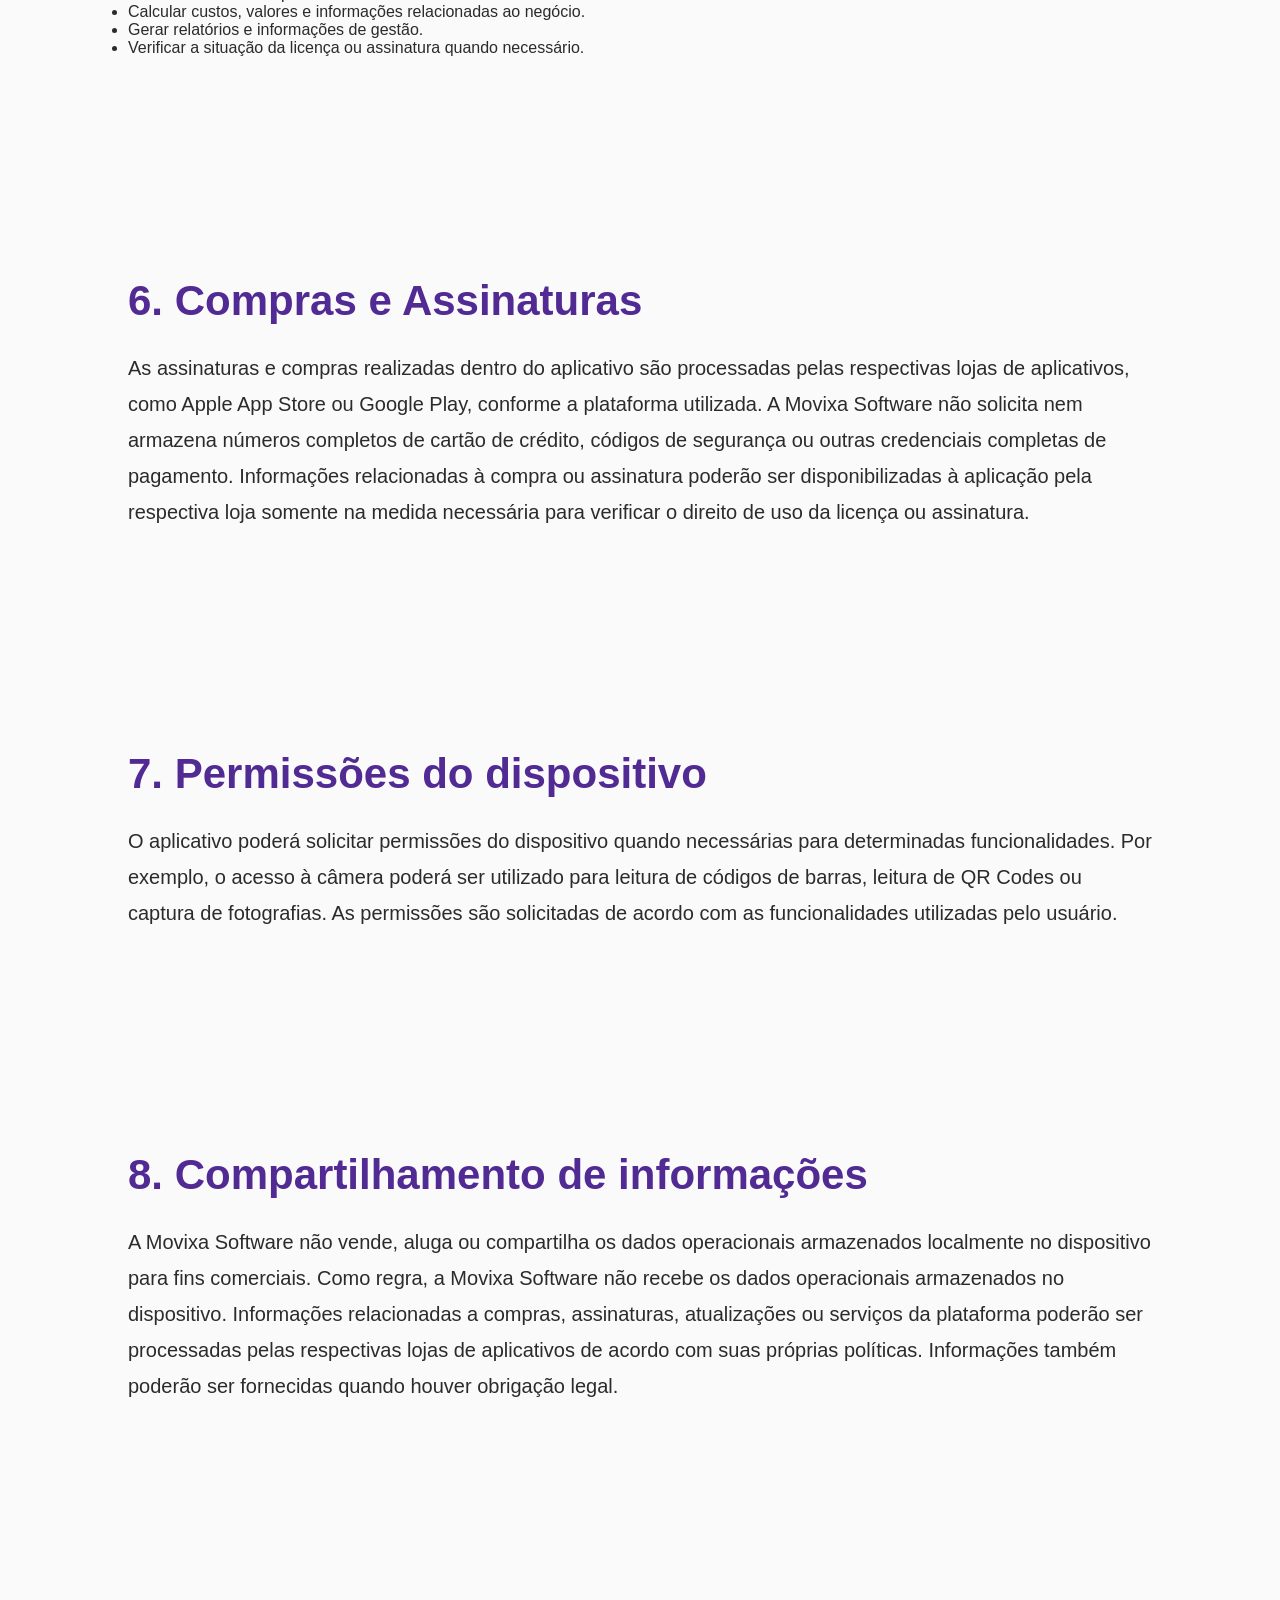
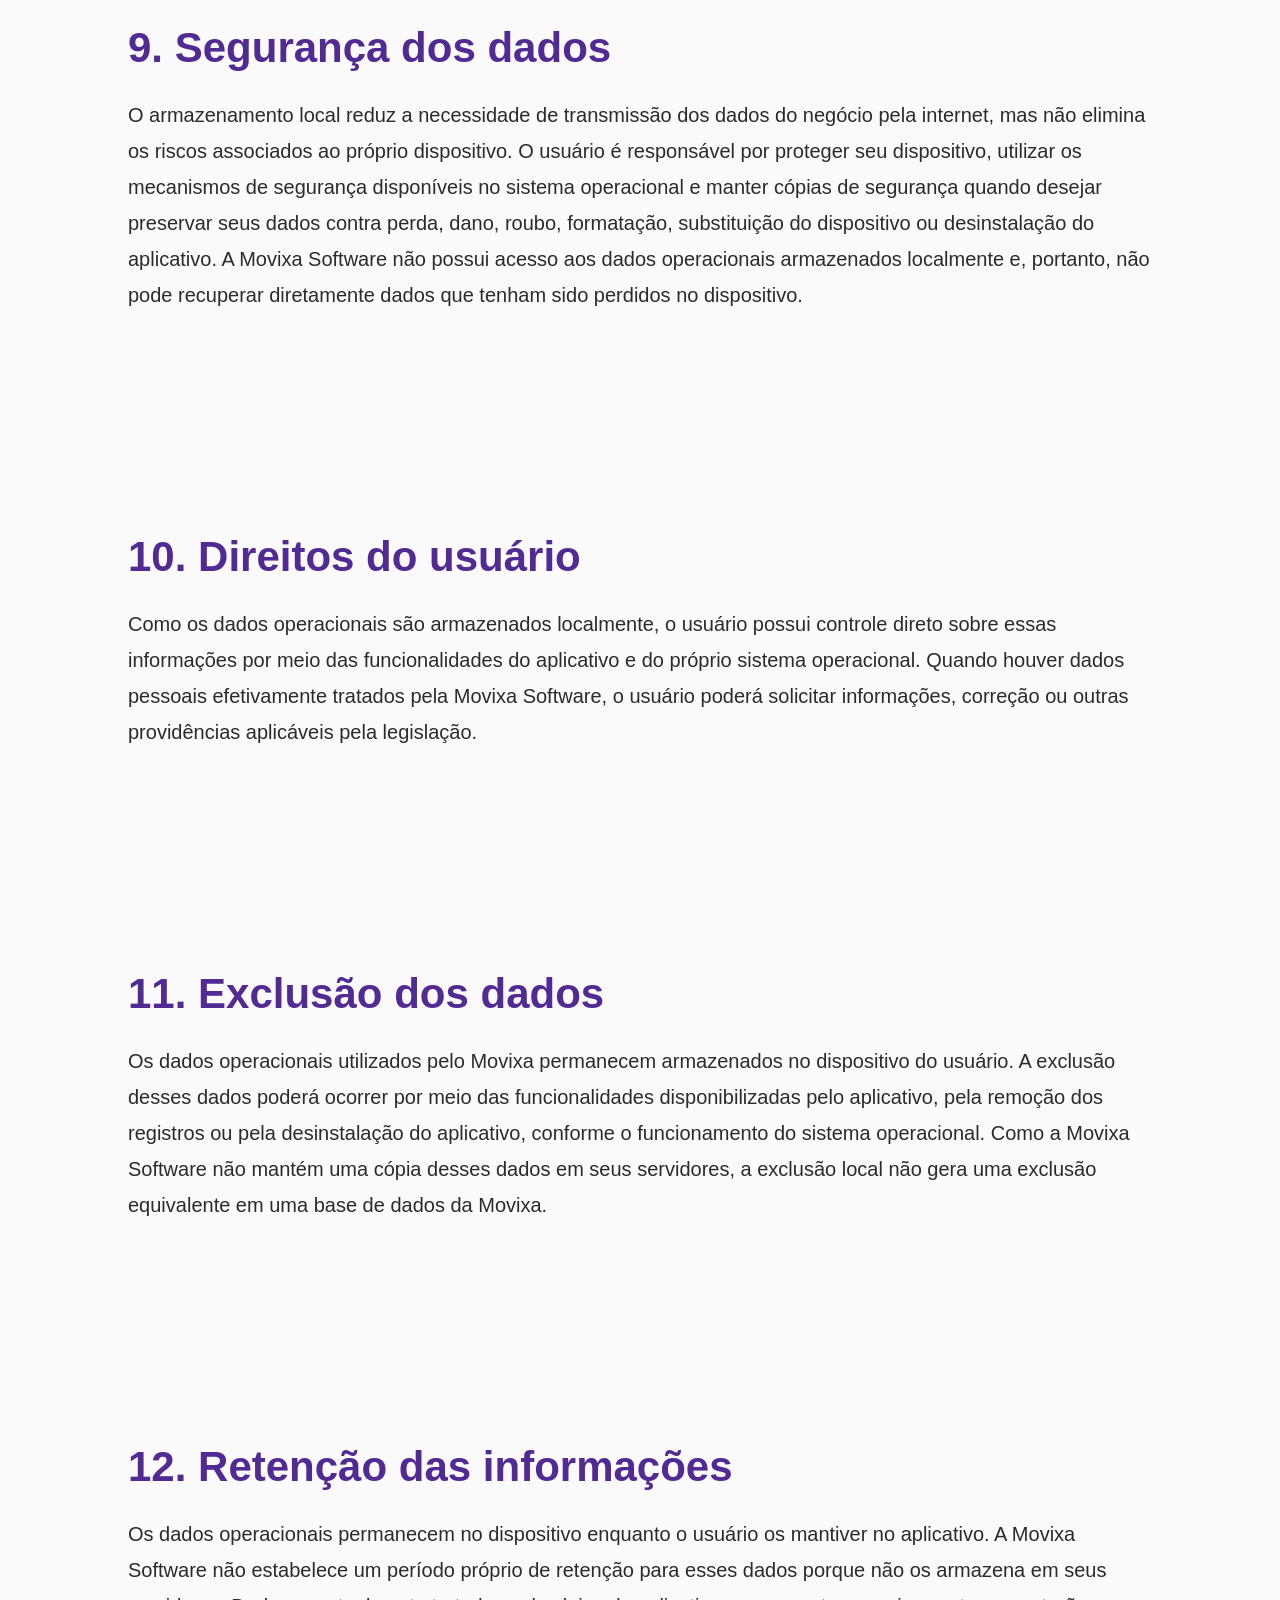
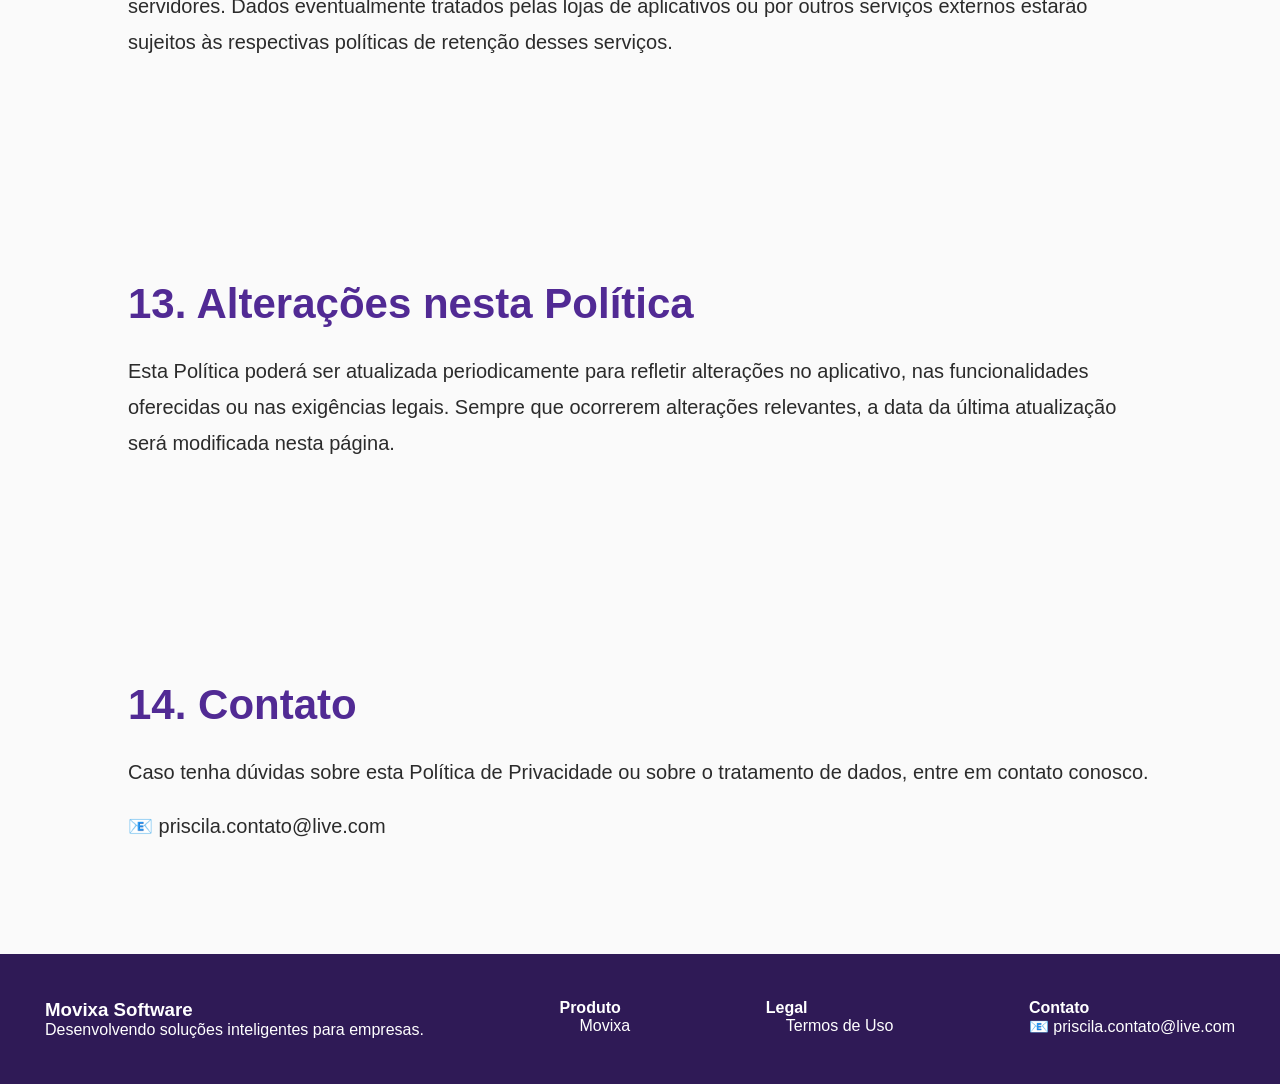
<file: movixa-privacy.html>
<!DOCTYPE html>
<html lang="pt-BR">

<head>

    <meta charset="UTF-8">

    <meta name="viewport" content="width=device-width, initial-scale=1.0">

    <title>Movixa | Privacy Policy & Política de Privacidade</title>

    <link rel="icon" type="image/png" sizes="32x32" href="icone.png">

    <meta name="description" content="Privacy Policy of the Movixa application.">

    <link rel="stylesheet" href="style.css">

</head>

<body>

    <!-- ====================================== -->
    <!-- NAVBAR -->
    <!-- ====================================== -->

    <header class="navbar">

        <div class="logo">

            <a href="index.html">

                <img src="icone.png" alt="Movixa Software">

            </a>

            <span>

                Movixa Software

            </span>

        </div>

        <nav>

            <a href="index.html">

                <span class="pt">

                    Home

                </span>

                <span class="en">

                    Home

                </span>

            </a>

            <a href="movixa.html">

                Movixa

            </a>

        </nav>

        <div class="language">

            <button data-lang="pt" onclick="setLanguage('pt')">

                🇧🇷 PT

            </button>

            <button data-lang="en" onclick="setLanguage('en')">

                🇺🇸 EN

            </button>

        </div>

    </header>

    <!-- ====================================== -->
    <!-- HERO -->
    <!-- ====================================== -->

    <section class="hero">

        <div class="hero-text">

            <h1>

                <span class="pt">

                    Política de Privacidade

                </span>

                <span class="en">

                    Privacy Policy

                </span>

            </h1>

            <p class="pt">

                Última atualização:
                Agosto de 2026.

            </p>

            <p class="en">

                Last updated:
                August 2026.

            </p>

        </div>

    </section>

    <!-- ====================================== -->
    <!-- INTRODUÇÃO -->
    <!-- ====================================== -->

    <section>

        <h2>

            <span class="pt">

                1. Introdução

            </span>

            <span class="en">

                1. Introduction

            </span>

        </h2>

        <p class="pt">

            A Movixa Software valoriza sua privacidade.

            Esta Política explica como o aplicativo Movixa trata as informações durante sua utilização.

            O Movixa é um aplicativo desenvolvido para operar localmente no dispositivo do usuário.

            Os dados operacionais inseridos no aplicativo são armazenados localmente no dispositivo e não são enviados
            para servidores da Movixa Software para armazenamento ou sincronização.

            Ao utilizar o aplicativo, você declara estar ciente desta Política de Privacidade.

        </p>

        <p class="en">

            Movixa Software values your privacy.

            This Privacy Policy explains how the Movixa application handles information during its use.

            Movixa is designed to operate locally on the user's device.

            Operational data entered into the application is stored locally on the device and is not sent to Movixa
            Software servers for storage or synchronization.

            By using the application, you acknowledge this Privacy Policy.

        </p>

    </section>

    <!-- ====================================== -->
    <!-- DADOS ARMAZENADOS -->
    <!-- ====================================== -->

    <section>

        <h2>

            <span class="pt">

                2. Informações armazenadas no dispositivo

            </span>

            <span class="en">

                2. Information Stored on the Device

            </span>

        </h2>

        <p class="pt">

            Dependendo das funcionalidades utilizadas, o aplicativo poderá permitir que o usuário armazene localmente
            informações relacionadas à operação do seu negócio, incluindo:

        </p>

        <p class="en">

            Depending on the features used, the application may allow the user to store business-related information
            locally, including:

        </p>

        <ul>

            <li>

                <span class="pt">

                    Nome e informações dos usuários cadastrados no aplicativo.

                </span>

                <span class="en">

                    Names and information of users registered in the application.

                </span>

            </li>

            <li>

                <span class="pt">

                    Informações da empresa ou estabelecimento.

                </span>

                <span class="en">

                    Business or establishment information.

                </span>

            </li>

            <li>

                <span class="pt">

                    Produtos e insumos.

                </span>

                <span class="en">

                    Products and supplies.

                </span>

            </li>

            <li>

                <span class="pt">

                    Receitas e informações de estoque.

                </span>

                <span class="en">

                    Recipes and inventory information.

                </span>

            </li>

            <li>

                <span class="pt">

                    Vendas, pedidos e comandas.

                </span>

                <span class="en">

                    Sales, orders and tabs.

                </span>

            </li>

            <li>

                <span class="pt">

                    Clientes cadastrados.

                </span>

                <span class="en">

                    Registered customers.

                </span>

            </li>

            <li>

                <span class="pt">

                    Informações financeiras inseridas pelo usuário.

                </span>

                <span class="en">

                    Financial information entered by the user.

                </span>

            </li>

            <li>

                <span class="pt">

                    Relatórios e registros gerados pelo aplicativo.

                </span>

                <span class="en">

                    Reports and records generated by the application.

                </span>

            </li>

            <li>

                <span class="pt">

                    Fotografias ou outras informações inseridas pelo usuário quando uma funcionalidade do aplicativo
                    exigir.

                </span>

                <span class="en">

                    Photographs or other information entered by the user when required by an application feature.

                </span>

            </li>

        </ul>

    </section>

    <!-- ====================================== -->
    <!-- OPERAÇÃO LOCAL -->
    <!-- ====================================== -->

    <section>

        <h2>

            <span class="pt">

                3. Operação local e ausência de armazenamento em nuvem

            </span>

            <span class="en">

                3. Local Operation and No Cloud Storage

            </span>

        </h2>

        <p class="pt">

            O Movixa funciona como um aplicativo de operação local.

            Os dados utilizados pelo aplicativo são armazenados diretamente no dispositivo do usuário.

            O Movixa não utiliza Firebase, Firestore, Firebase Authentication ou outro serviço próprio de armazenamento
            em nuvem para armazenar os dados operacionais do aplicativo.

            A Movixa Software não mantém uma cópia dos dados de vendas, estoque, clientes, produtos, usuários,
            relatórios ou outros registros comerciais armazenados pelo usuário no aplicativo.

        </p>

        <p class="en">

            Movixa operates as a locally operated application.

            Data used by the application is stored directly on the user's device.

            Movixa does not use Firebase, Firestore, Firebase Authentication or another proprietary cloud storage
            service to store the application's operational data.

            Movixa Software does not maintain a copy of sales, inventory, customer, product, user, report or other
            business records stored by the user in the application.

        </p>

    </section>

    <!-- ====================================== -->
    <!-- INFORMAÇÕES TÉCNICAS -->
    <!-- ====================================== -->

    <section>

        <h2>

            <span class="pt">

                4. Informações técnicas e identificadores

            </span>

            <span class="en">

                4. Technical Information and Identifiers

            </span>

        </h2>

        <p class="pt">

            Para determinadas funcionalidades, especialmente aquelas relacionadas ao funcionamento, ativação,
            licença ou assinatura do aplicativo, o Movixa poderá utilizar informações técnicas e identificadores
            necessários para reconhecer a instalação e verificar o estado da licença.

            Quando essas informações forem armazenadas pelo próprio aplicativo, elas permanecerão no dispositivo
            utilizado pelo usuário.

            O Movixa não utiliza essas informações para criar perfis de comportamento ou rastrear a atividade do
            usuário para fins publicitários.

        </p>

        <p class="en">

            For certain features, particularly those related to application operation, activation, licensing or
            subscriptions, Movixa may use technical information and identifiers necessary to recognize the
            installation and verify the license status.

            When such information is stored by the application itself, it remains on the user's device.

            Movixa does not use this information to create behavioral profiles or track user activity for advertising
            purposes.

        </p>

    </section>

    <!-- ====================================== -->
    <!-- UTILIZAÇÃO -->
    <!-- ====================================== -->

    <section>

        <h2>

            <span class="pt">

                5. Como utilizamos as informações

            </span>

            <span class="en">

                5. How We Use Information

            </span>

        </h2>

        <p class="pt">

            As informações armazenadas no dispositivo são utilizadas exclusivamente para permitir o funcionamento das
            funcionalidades do aplicativo, incluindo:

        </p>

        <p class="en">

            Information stored on the device is used exclusively to enable the application's features, including:

        </p>

        <ul>

            <li>

                <span class="pt">

                    Gerenciar produtos e estoque.

                </span>

                <span class="en">

                    Manage products and inventory.

                </span>

            </li>

            <li>

                <span class="pt">

                    Registrar vendas, pedidos e outros registros operacionais.

                </span>

                <span class="en">

                    Record sales, orders and other operational records.

                </span>

            </li>

            <li>

                <span class="pt">

                    Gerenciar usuários e permissões de acesso.

                </span>

                <span class="en">

                    Manage users and access permissions.

                </span>

            </li>

            <li>

                <span class="pt">

                    Calcular custos, valores e informações relacionadas ao negócio.

                </span>

                <span class="en">

                    Calculate costs, values and business-related information.

                </span>

            </li>

            <li>

                <span class="pt">

                    Gerar relatórios e informações de gestão.

                </span>

                <span class="en">

                    Generate reports and management information.

                </span>

            </li>

            <li>

                <span class="pt">

                    Verificar a situação da licença ou assinatura quando necessário.

                </span>

                <span class="en">

                    Verify the license or subscription status when necessary.

                </span>

            </li>

        </ul>

    </section>

    <!-- ====================================== -->
    <!-- ASSINATURAS -->
    <!-- ====================================== -->

    <section>

        <h2>

            <span class="pt">

                6. Compras e Assinaturas

            </span>

            <span class="en">

                6. Purchases and Subscriptions

            </span>

        </h2>

        <p class="pt">

            As assinaturas e compras realizadas dentro do aplicativo são processadas pelas respectivas lojas de
            aplicativos, como Apple App Store ou Google Play, conforme a plataforma utilizada.

            A Movixa Software não solicita nem armazena números completos de cartão de crédito, códigos de segurança
            ou outras credenciais completas de pagamento.

            Informações relacionadas à compra ou assinatura poderão ser disponibilizadas à aplicação pela respectiva
            loja somente na medida necessária para verificar o direito de uso da licença ou assinatura.

        </p>

        <p class="en">

            Subscriptions and purchases made within the application are processed by the respective app stores, such
            as the Apple App Store or Google Play, depending on the platform used.

            Movixa Software does not request or store full credit card numbers, security codes or other complete
            payment credentials.

            Information related to a purchase or subscription may be made available to the application by the
            respective store only to the extent necessary to verify the user's license or subscription entitlement.

        </p>

    </section>

    <!-- ====================================== -->
    <!-- PERMISSÕES -->
    <!-- ====================================== -->

    <section>

        <h2>

            <span class="pt">

                7. Permissões do dispositivo

            </span>

            <span class="en">

                7. Device Permissions

            </span>

        </h2>

        <p class="pt">

            O aplicativo poderá solicitar permissões do dispositivo quando necessárias para determinadas
            funcionalidades.

            Por exemplo, o acesso à câmera poderá ser utilizado para leitura de códigos de barras, leitura de
            QR Codes ou captura de fotografias.

            As permissões são solicitadas de acordo com as funcionalidades utilizadas pelo usuário.

        </p>

        <p class="en">

            The application may request device permissions when required for specific features.

            For example, camera access may be used to scan barcodes, scan QR Codes or capture photographs.

            Permissions are requested according to the features used by the user.

        </p>

    </section>

    <!-- ====================================== -->
    <!-- COMPARTILHAMENTO -->
    <!-- ====================================== -->

    <section>

        <h2>

            <span class="pt">

                8. Compartilhamento de informações

            </span>

            <span class="en">

                8. Data Sharing

            </span>

        </h2>

        <p class="pt">

            A Movixa Software não vende, aluga ou compartilha os dados operacionais armazenados localmente no
            dispositivo para fins comerciais.

            Como regra, a Movixa Software não recebe os dados operacionais armazenados no dispositivo.

            Informações relacionadas a compras, assinaturas, atualizações ou serviços da plataforma poderão ser
            processadas pelas respectivas lojas de aplicativos de acordo com suas próprias políticas.

            Informações também poderão ser fornecidas quando houver obrigação legal.

        </p>

        <p class="en">

            Movixa Software does not sell, rent or share operational data stored locally on the device for commercial
            purposes.

            As a general rule, Movixa Software does not receive operational data stored on the device.

            Information related to purchases, subscriptions, updates or platform services may be processed by the
            respective app stores according to their own policies.

            Information may also be disclosed when legally required.

        </p>

    </section>

    <!-- ====================================== -->
    <!-- SEGURANÇA -->
    <!-- ====================================== -->

    <section>

        <h2>

            <span class="pt">

                9. Segurança dos dados

            </span>

            <span class="en">

                9. Data Security

            </span>

        </h2>

        <p class="pt">

            O armazenamento local reduz a necessidade de transmissão dos dados do negócio pela internet, mas não
            elimina os riscos associados ao próprio dispositivo.

            O usuário é responsável por proteger seu dispositivo, utilizar os mecanismos de segurança disponíveis no
            sistema operacional e manter cópias de segurança quando desejar preservar seus dados contra perda, dano,
            roubo, formatação, substituição do dispositivo ou desinstalação do aplicativo.

            A Movixa Software não possui acesso aos dados operacionais armazenados localmente e, portanto, não pode
            recuperar diretamente dados que tenham sido perdidos no dispositivo.

        </p>

        <p class="en">

            Local storage reduces the need to transmit business data over the internet, but it does not eliminate
            risks associated with the device itself.

            Users are responsible for protecting their devices, using the security mechanisms provided by the
            operating system and maintaining backups when they wish to protect their data against loss, damage,
            theft, formatting, device replacement or application uninstallation.

            Movixa Software does not have access to operational data stored locally and therefore cannot directly
            recover data lost from the device.

        </p>

    </section>

    <!-- ====================================== -->
    <!-- DIREITOS -->
    <!-- ====================================== -->

    <section>

        <h2>

            <span class="pt">

                10. Direitos do usuário

            </span>

            <span class="en">

                10. Your Rights

            </span>

        </h2>

        <p class="pt">

            Como os dados operacionais são armazenados localmente, o usuário possui controle direto sobre essas
            informações por meio das funcionalidades do aplicativo e do próprio sistema operacional.

            Quando houver dados pessoais efetivamente tratados pela Movixa Software, o usuário poderá solicitar
            informações, correção ou outras providências aplicáveis pela legislação.

        </p>

        <p class="en">

            Because operational data is stored locally, users have direct control over this information through the
            application's features and the operating system.

            Where personal data is actually processed by Movixa Software, users may request information, correction or
            other measures applicable under the law.

        </p>

    </section>

    <!-- ====================================== -->
    <!-- EXCLUSÃO -->
    <!-- ====================================== -->

    <section>

        <h2>

            <span class="pt">

                11. Exclusão dos dados

            </span>

            <span class="en">

                11. Data Deletion

            </span>

        </h2>

        <p class="pt">

            Os dados operacionais utilizados pelo Movixa permanecem armazenados no dispositivo do usuário.

            A exclusão desses dados poderá ocorrer por meio das funcionalidades disponibilizadas pelo aplicativo,
            pela remoção dos registros ou pela desinstalação do aplicativo, conforme o funcionamento do sistema
            operacional.

            Como a Movixa Software não mantém uma cópia desses dados em seus servidores, a exclusão local não gera
            uma exclusão equivalente em uma base de dados da Movixa.

        </p>

        <p class="en">

            Operational data used by Movixa remains stored on the user's device.

            Such data may be deleted through features provided by the application, by removing records or by
            uninstalling the application, depending on the operating system.

            Because Movixa Software does not maintain a copy of this data on its servers, local deletion does not
            result in an equivalent deletion from a Movixa database.

        </p>

    </section>

    <!-- ====================================== -->
    <!-- RETENÇÃO -->
    <!-- ====================================== -->

    <section>

        <h2>

            <span class="pt">

                12. Retenção das informações

            </span>

            <span class="en">

                12. Data Retention

            </span>

        </h2>

        <p class="pt">

            Os dados operacionais permanecem no dispositivo enquanto o usuário os mantiver no aplicativo.

            A Movixa Software não estabelece um período próprio de retenção para esses dados porque não os armazena
            em seus servidores.

            Dados eventualmente tratados pelas lojas de aplicativos ou por outros serviços externos estarão sujeitos
            às respectivas políticas de retenção desses serviços.

        </p>

        <p class="en">

            Operational data remains on the device for as long as the user keeps it in the application.

            Movixa Software does not establish its own retention period for this data because it does not store it on
            its servers.

            Data that may be processed by app stores or other external services is subject to their respective
            retention policies.

        </p>

    </section>

    <!-- ====================================== -->
    <!-- ALTERAÇÕES -->
    <!-- ====================================== -->

    <section>

        <h2>

            <span class="pt">

                13. Alterações nesta Política

            </span>

            <span class="en">

                13. Changes to this Policy

            </span>

        </h2>

        <p class="pt">

            Esta Política poderá ser atualizada periodicamente para refletir alterações no aplicativo, nas
            funcionalidades oferecidas ou nas exigências legais.

            Sempre que ocorrerem alterações relevantes, a data da última atualização será modificada nesta página.

        </p>

        <p class="en">

            This Privacy Policy may be updated from time to time to reflect changes to the application, its features
            or legal requirements.

            Whenever material changes occur, the last updated date on this page will be revised.

        </p>

    </section>

    <!-- ====================================== -->
    <!-- CONTATO -->
    <!-- ====================================== -->

    <section>

        <h2>

            <span class="pt">

                14. Contato

            </span>

            <span class="en">

                14. Contact

            </span>

        </h2>

        <p class="pt">

            Caso tenha dúvidas sobre esta Política de Privacidade ou sobre o tratamento de dados, entre em contato
            conosco.

        </p>

        <p class="en">

            If you have questions about this Privacy Policy or the processing of personal information, please contact
            us.

        </p>

        <br>

        <p>

            📧 priscila.contato@live.com

        </p>

    </section>

    <!-- ====================================== -->
    <!-- FOOTER -->
    <!-- ====================================== -->

    <footer>

        <div>

            <h3>

                Movixa Software

            </h3>

            <p>

                <span class="pt">

                    Desenvolvendo soluções inteligentes para empresas.

                </span>

                <span class="en">

                    Building intelligent software for businesses.

                </span>

            </p>

        </div>

        <div>

            <h4>

                <span class="pt">

                    Produto

                </span>

                <span class="en">

                    Product

                </span>

            </h4>

            <a href="movixa.html">

                Movixa

            </a>

        </div>

        <div>

            <h4>

                <span class="pt">

                    Legal

                </span>

                <span class="en">

                    Legal

                </span>

            </h4>

            <a href="movixa-terms.html">

                <span class="pt">

                    Termos de Uso

                </span>

                <span class="en">

                    Terms of Use

                </span>

            </a>

        </div>

        <div>

            <h4>

                <span class="pt">

                    Contato

                </span>

                <span class="en">

                    Contact

                </span>

            </h4>

            <p>

                📧 priscila.contato@live.com

            </p>

        </div>

    </footer>

    <script src="language.js"></script>

</body>

</html>
</file>
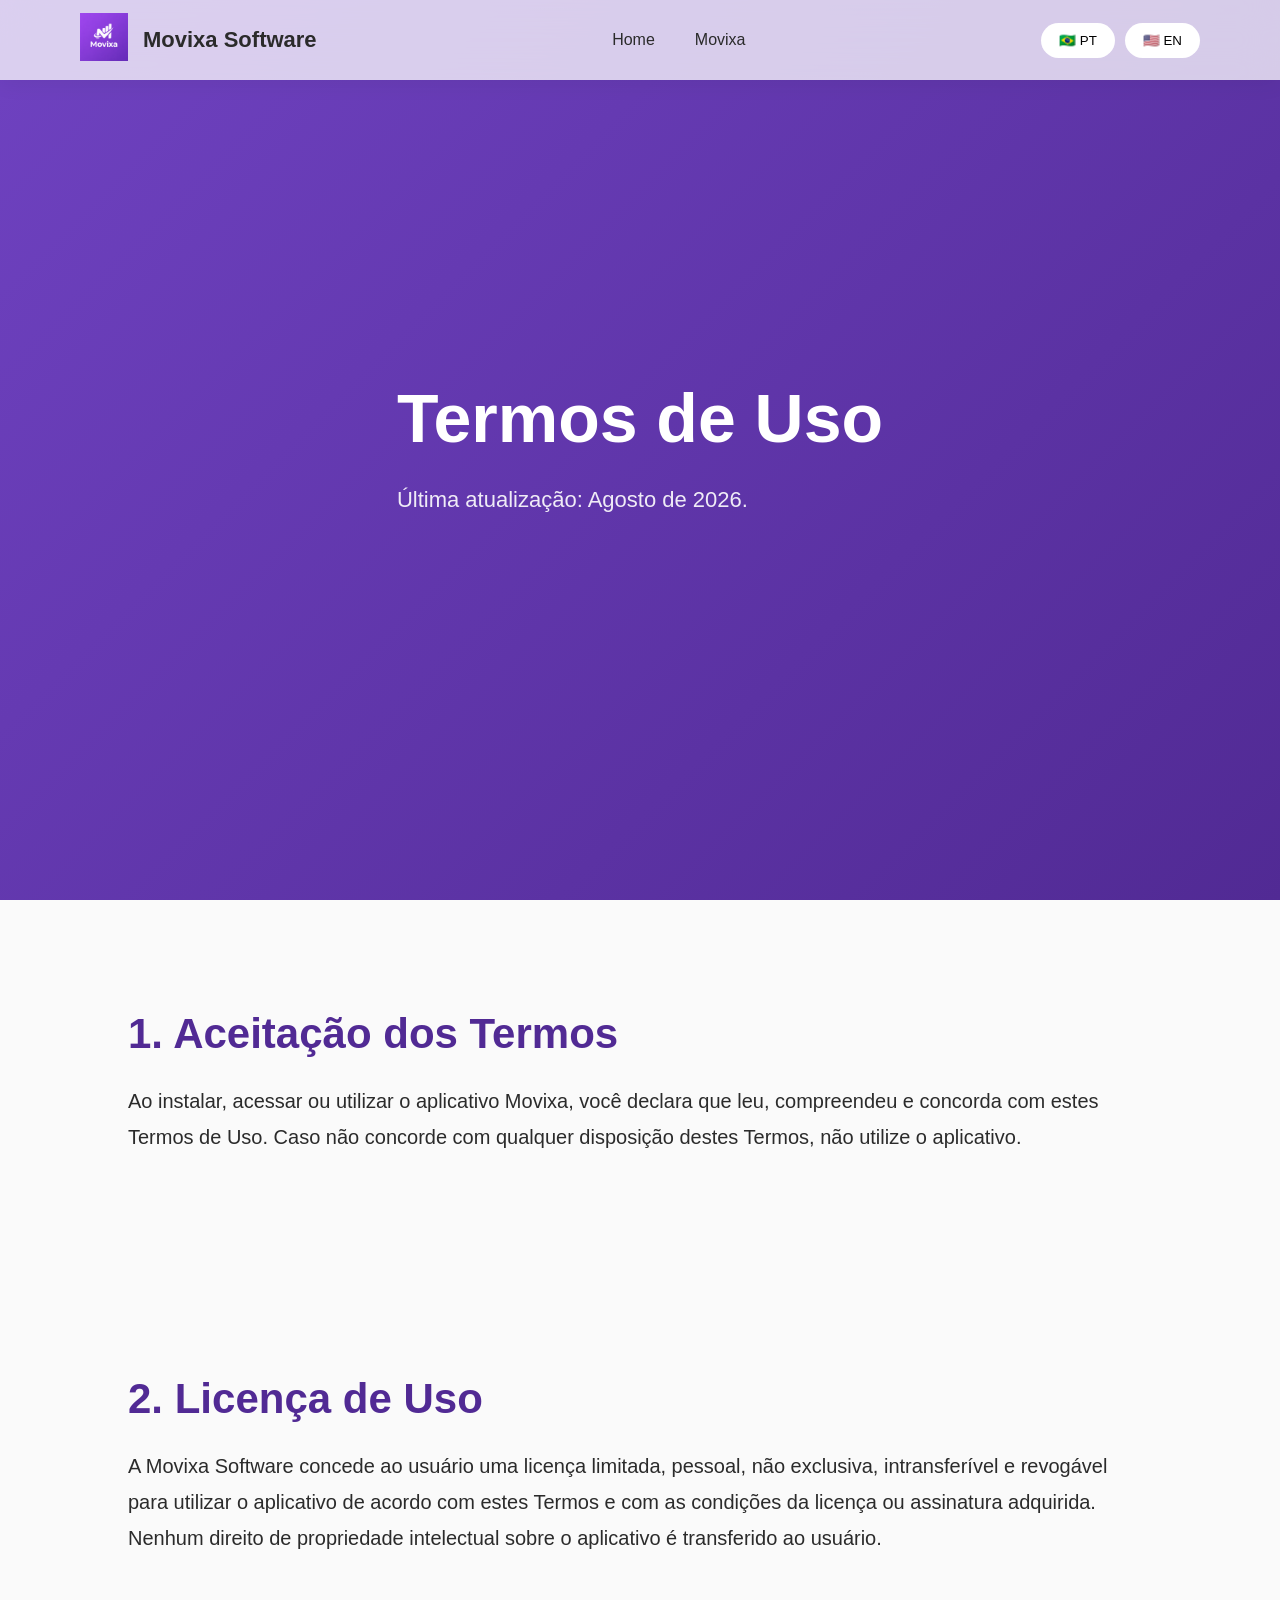
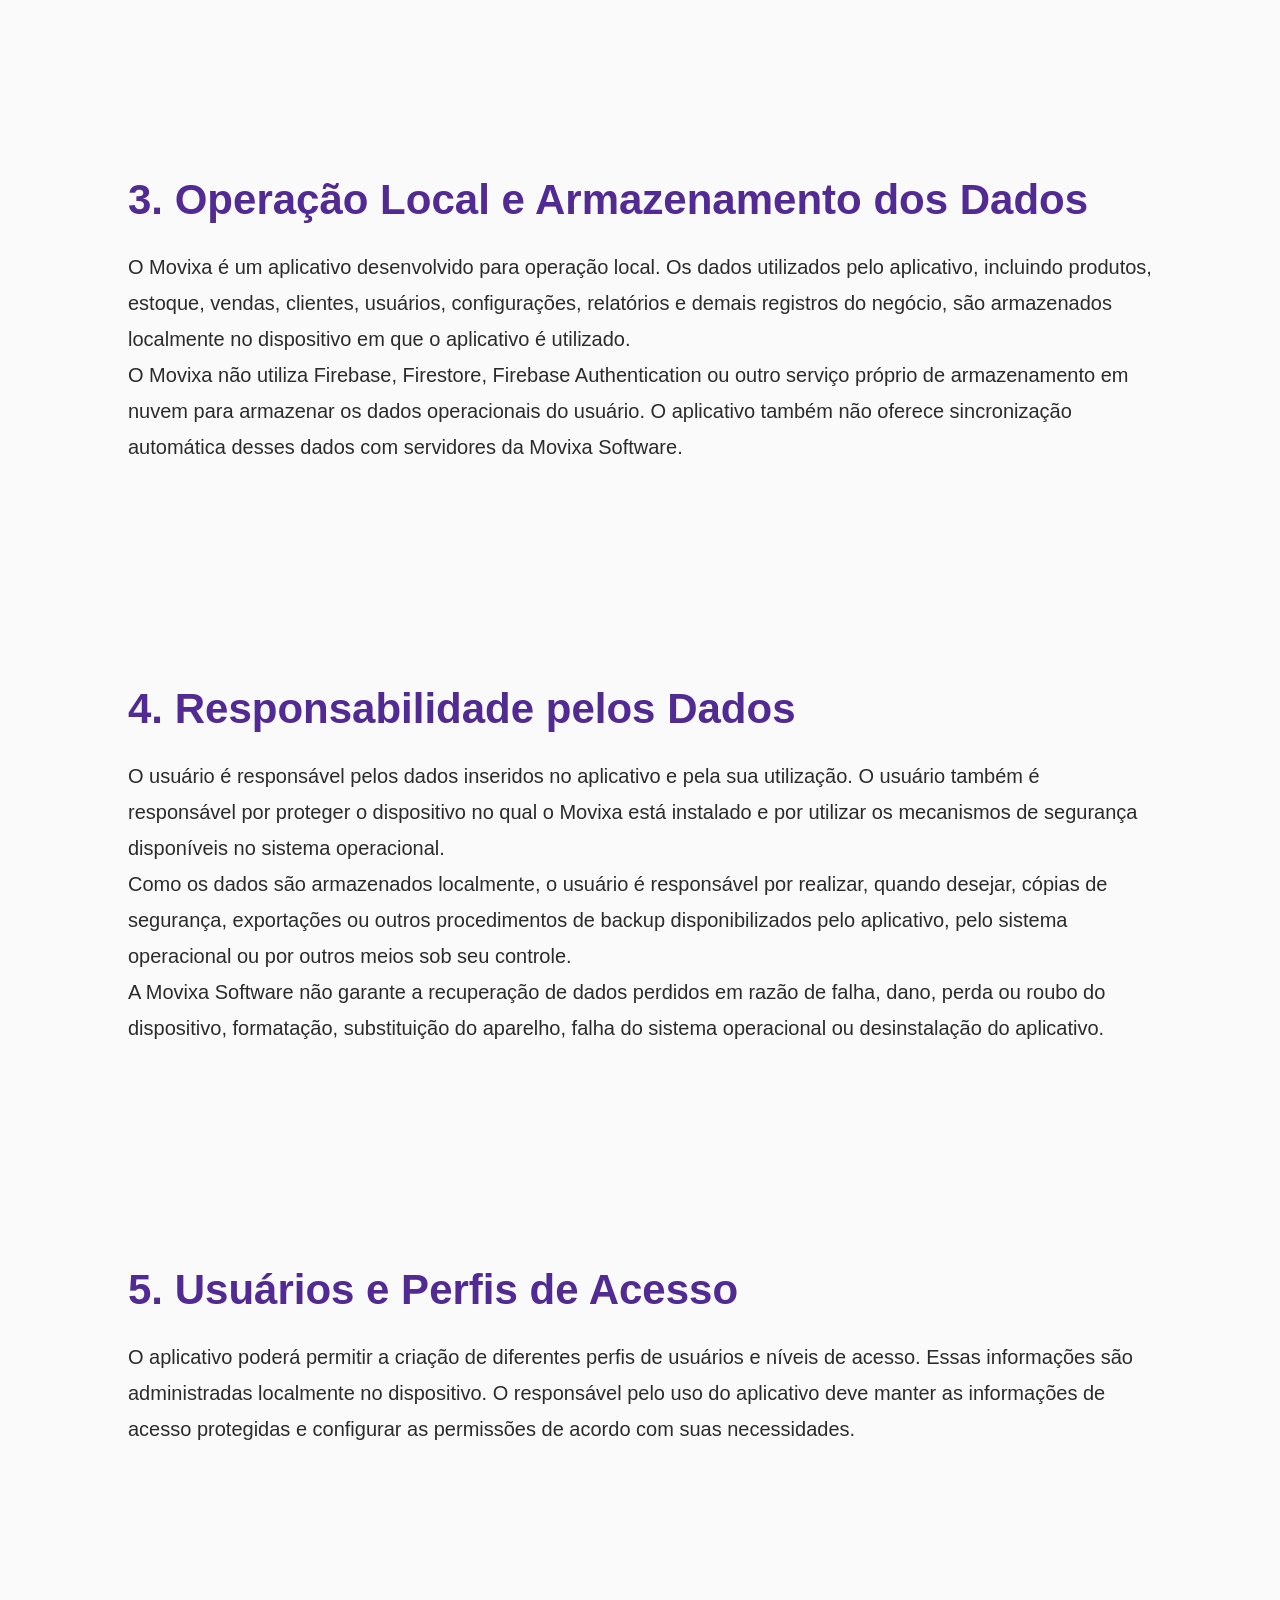
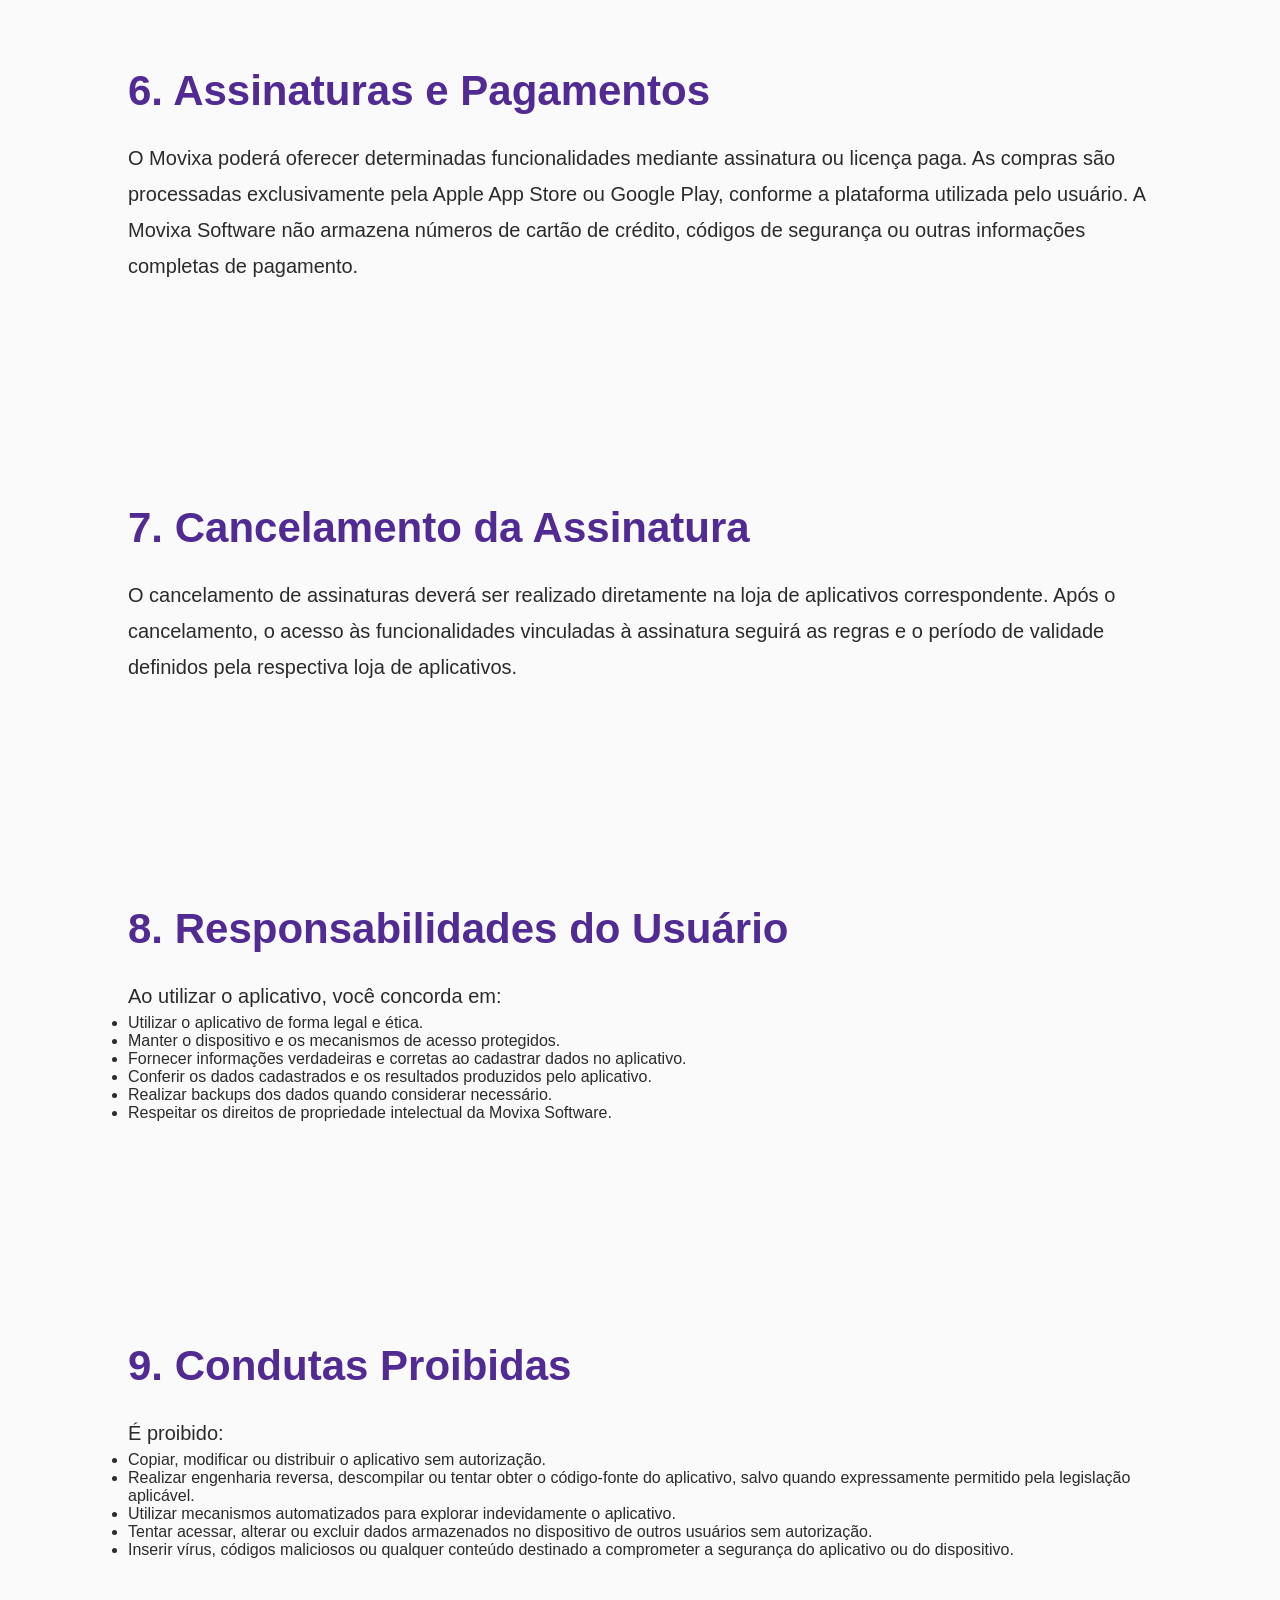
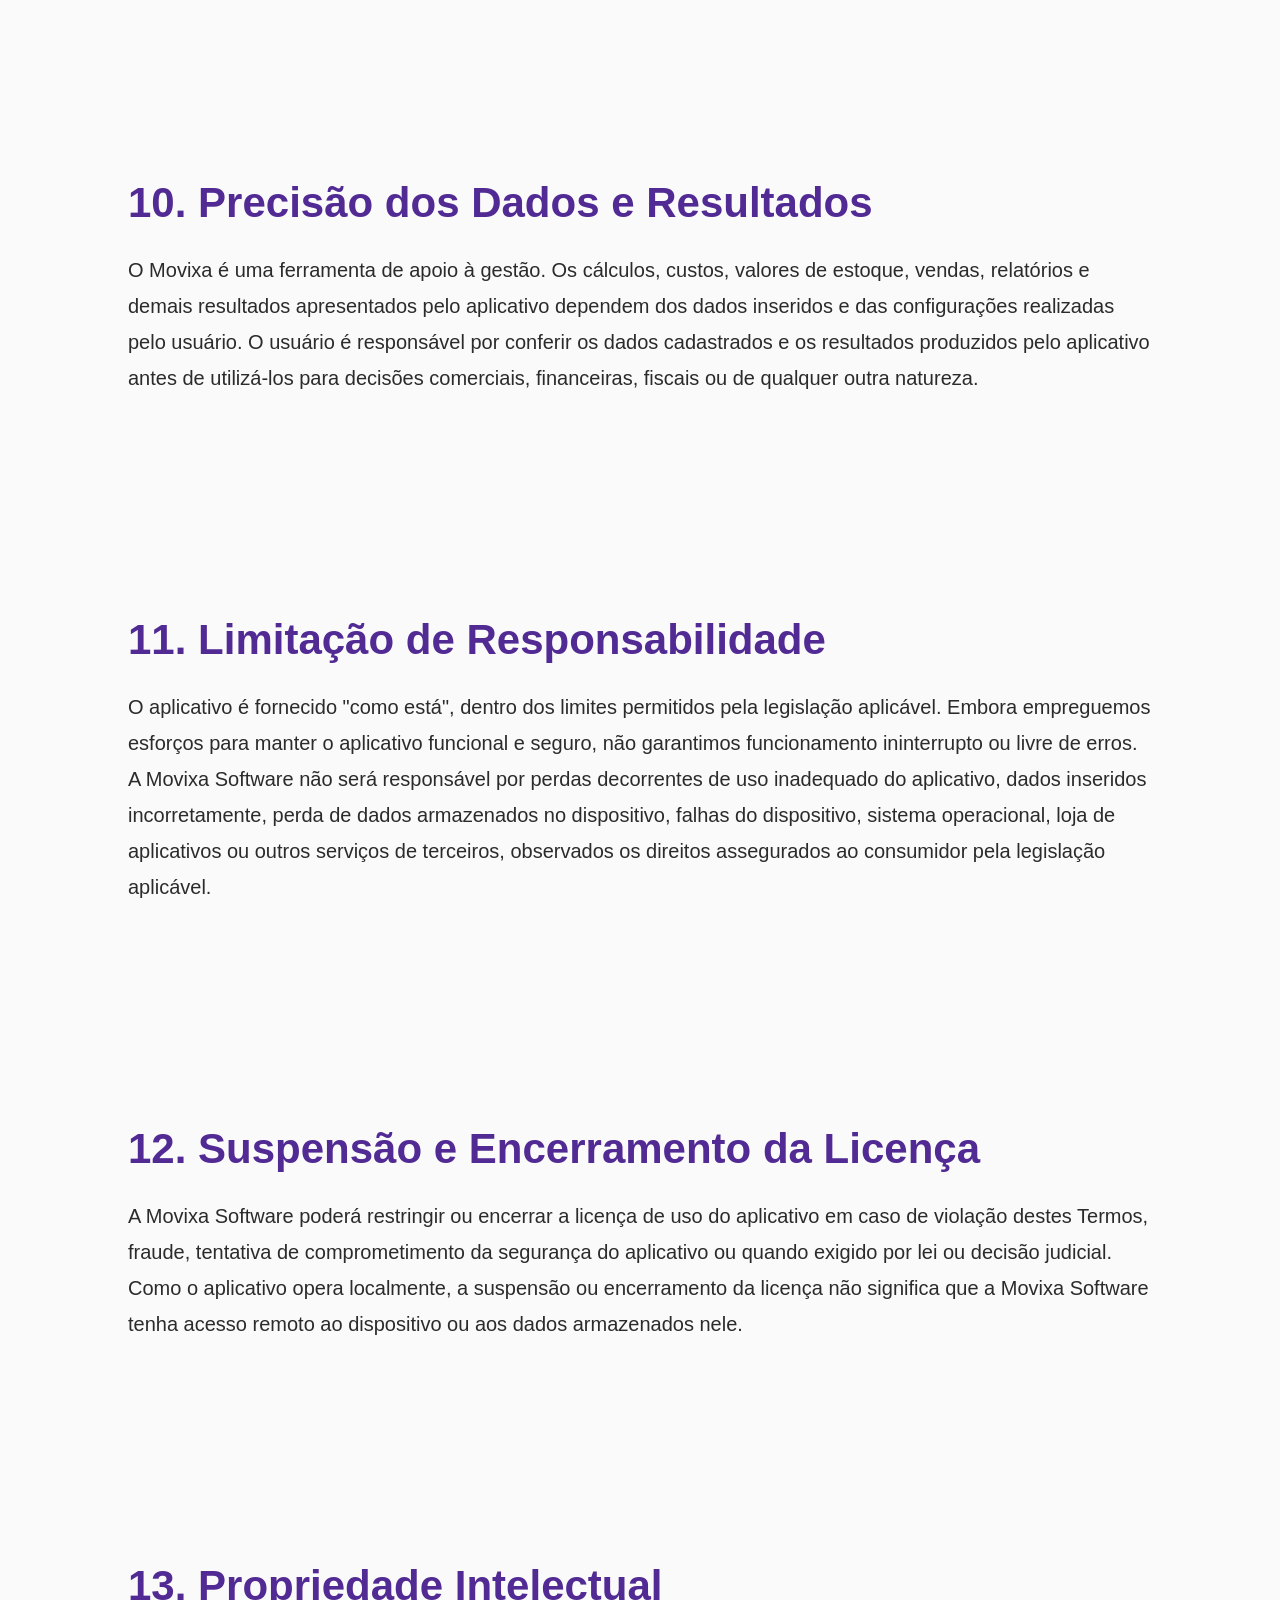
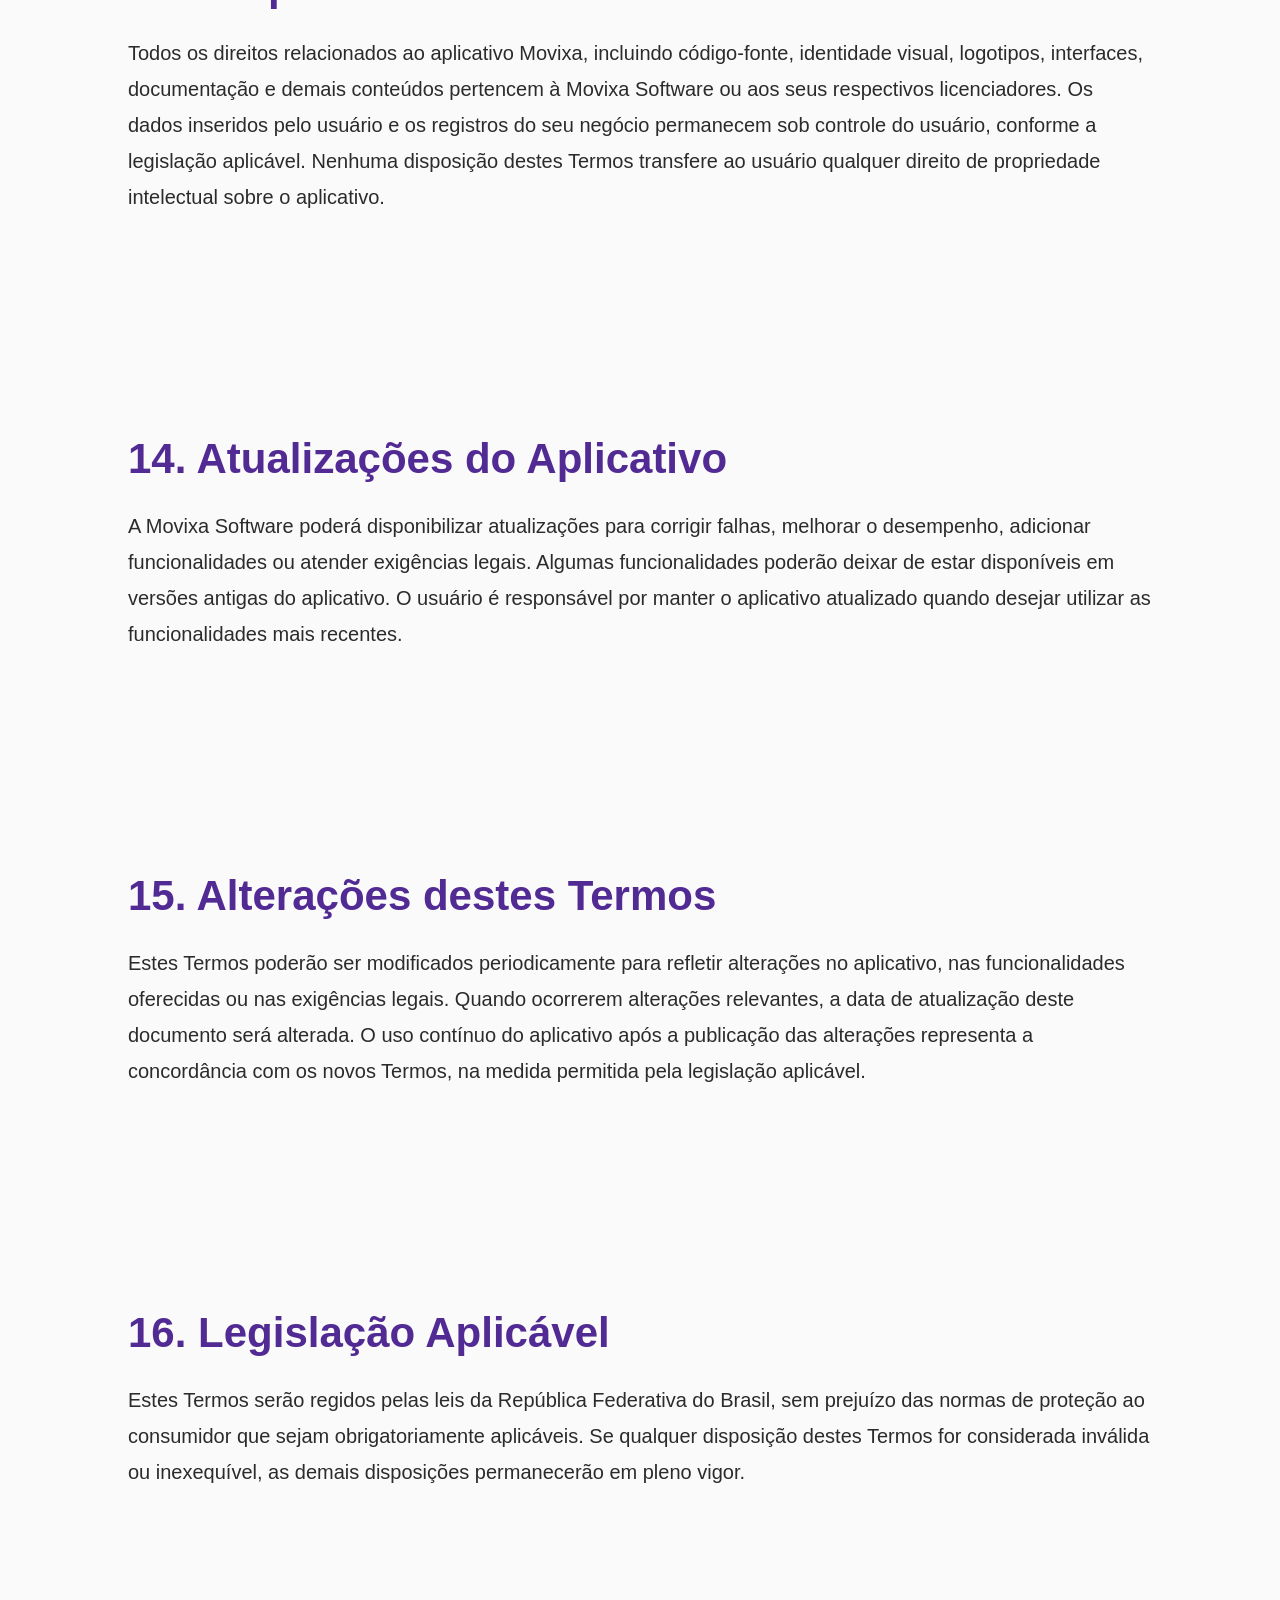
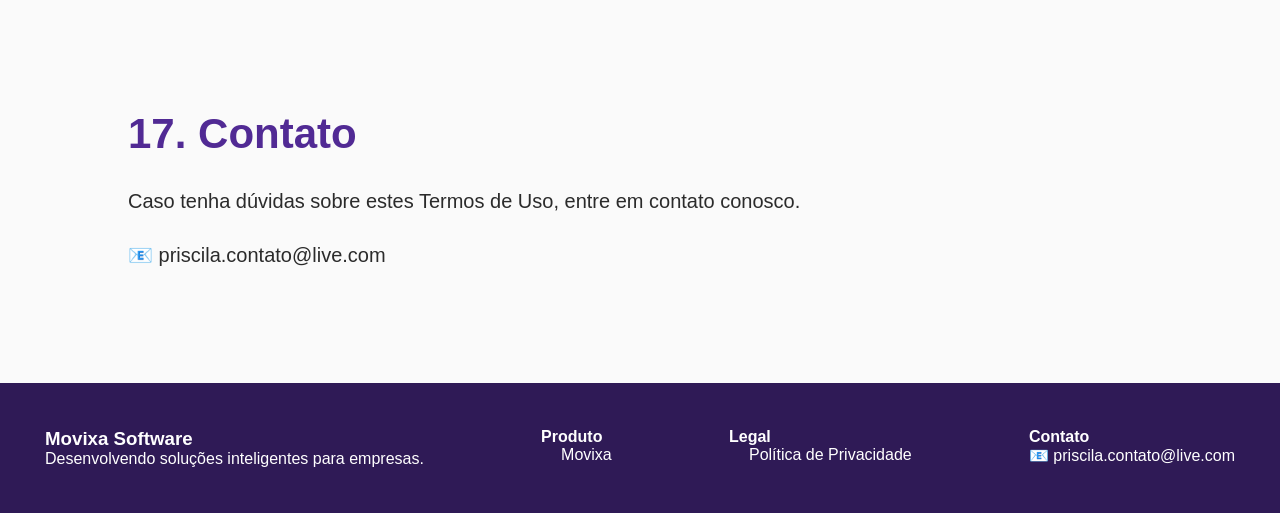
<file: movixa-terms.html>
<!DOCTYPE html>
<html lang="pt-BR">

<head>

    <meta charset="UTF-8">

    <meta name="viewport" content="width=device-width, initial-scale=1.0">

    <title>Movixa | Terms of Use & Termos de Uso</title>

    <link rel="icon" type="image/png" sizes="32x32" href="icone.png">

    <meta name="description" content="Terms of Use of the Movixa application.">

    <link rel="stylesheet" href="style.css">

</head>

<body>

    <!-- ====================================== -->
    <!-- NAVBAR -->
    <!-- ====================================== -->

    <header class="navbar">

        <div class="logo">

            <a href="index.html">

                <img src="icone.png" alt="Movixa Software">

            </a>

            <span>

                Movixa Software

            </span>

        </div>

        <nav>

            <a href="index.html">

                <span class="pt">

                    Home

                </span>

                <span class="en">

                    Home

                </span>

            </a>

            <a href="movixa.html">

                Movixa

            </a>

        </nav>

        <div class="language">

            <button data-lang="pt" onclick="setLanguage('pt')">

                🇧🇷 PT

            </button>

            <button data-lang="en" onclick="setLanguage('en')">

                🇺🇸 EN

            </button>

        </div>

    </header>

    <!-- ====================================== -->
    <!-- HERO -->
    <!-- ====================================== -->

    <section class="hero">

        <div class="hero-text">

            <h1>

                <span class="pt">

                    Termos de Uso

                </span>

                <span class="en">

                    Terms of Use

                </span>

            </h1>

            <p class="pt">

                Última atualização:
                Agosto de 2026.

            </p>

            <p class="en">

                Last updated:
                August 2026.

            </p>

        </div>

    </section>

    <!-- ====================================== -->
    <!-- ACEITAÇÃO -->
    <!-- ====================================== -->

    <section>

        <h2>

            <span class="pt">

                1. Aceitação dos Termos

            </span>

            <span class="en">

                1. Acceptance of Terms

            </span>

        </h2>

        <p class="pt">

            Ao instalar, acessar ou utilizar o aplicativo Movixa, você declara que leu, compreendeu e concorda com
            estes Termos de Uso.

            Caso não concorde com qualquer disposição destes Termos, não utilize o aplicativo.

        </p>

        <p class="en">

            By installing, accessing or using the Movixa application, you acknowledge that you have read, understood
            and agreed to these Terms of Use.

            If you do not agree with any provision of these Terms, do not use the application.

        </p>

    </section>

    <!-- ====================================== -->
    <!-- LICENÇA -->
    <!-- ====================================== -->

    <section>

        <h2>

            <span class="pt">

                2. Licença de Uso

            </span>

            <span class="en">

                2. License

            </span>

        </h2>

        <p class="pt">

            A Movixa Software concede ao usuário uma licença limitada, pessoal, não exclusiva, intransferível e
            revogável para utilizar o aplicativo de acordo com estes Termos e com as condições da licença ou assinatura
            adquirida.

            Nenhum direito de propriedade intelectual sobre o aplicativo é transferido ao usuário.

        </p>

        <p class="en">

            Movixa Software grants the user a limited, personal, non-exclusive, non-transferable and revocable license
            to use the application in accordance with these Terms and the conditions of the applicable license or
            subscription.

            No intellectual property rights in the application are transferred to the user.

        </p>

    </section>

    <!-- ====================================== -->
    <!-- OPERAÇÃO LOCAL -->
    <!-- ====================================== -->

    <section>

        <h2>

            <span class="pt">

                3. Operação Local e Armazenamento dos Dados

            </span>

            <span class="en">

                3. Local Operation and Data Storage

            </span>

        </h2>

        <p class="pt">

            O Movixa é um aplicativo desenvolvido para operação local.

            Os dados utilizados pelo aplicativo, incluindo produtos, estoque, vendas, clientes, usuários,
            configurações, relatórios e demais registros do negócio, são armazenados localmente no dispositivo em que
            o aplicativo é utilizado.

        </p>

        <p class="en">

            Movixa is an application designed for local operation.

            Data used by the application, including products, inventory, sales, customers, users, settings, reports
            and other business records, is stored locally on the device on which the application is used.

        </p>

        <p class="pt">

            O Movixa não utiliza Firebase, Firestore, Firebase Authentication ou outro serviço próprio de
            armazenamento em nuvem para armazenar os dados operacionais do usuário.

            O aplicativo também não oferece sincronização automática desses dados com servidores da Movixa Software.

        </p>

        <p class="en">

            Movixa does not use Firebase, Firestore, Firebase Authentication or another proprietary cloud storage
            service to store the user's operational data.

            The application also does not provide automatic synchronization of such data with Movixa Software servers.

        </p>

    </section>

    <!-- ====================================== -->
    <!-- RESPONSABILIDADE PELOS DADOS -->
    <!-- ====================================== -->

    <section>

        <h2>

            <span class="pt">

                4. Responsabilidade pelos Dados

            </span>

            <span class="en">

                4. Responsibility for Data

            </span>

        </h2>

        <p class="pt">

            O usuário é responsável pelos dados inseridos no aplicativo e pela sua utilização.

            O usuário também é responsável por proteger o dispositivo no qual o Movixa está instalado e por utilizar
            os mecanismos de segurança disponíveis no sistema operacional.

        </p>

        <p class="en">

            The user is responsible for the data entered into the application and for its use.

            The user is also responsible for protecting the device on which Movixa is installed and for using the
            security mechanisms available in the operating system.

        </p>

        <p class="pt">

            Como os dados são armazenados localmente, o usuário é responsável por realizar, quando desejar, cópias de
            segurança, exportações ou outros procedimentos de backup disponibilizados pelo aplicativo, pelo sistema
            operacional ou por outros meios sob seu controle.

        </p>

        <p class="en">

            Because data is stored locally, the user is responsible for making, when desired, backups, exports or
            other backup procedures made available by the application, operating system or other means under the
            user's control.

        </p>

        <p class="pt">

            A Movixa Software não garante a recuperação de dados perdidos em razão de falha, dano, perda ou roubo do
            dispositivo, formatação, substituição do aparelho, falha do sistema operacional ou desinstalação do
            aplicativo.

        </p>

        <p class="en">

            Movixa Software does not guarantee recovery of data lost due to device failure, damage, loss or theft,
            formatting, device replacement, operating system failure or application uninstallation.

        </p>

    </section>

    <!-- ====================================== -->
    <!-- USUÁRIOS E PERMISSÕES -->
    <!-- ====================================== -->

    <section>

        <h2>

            <span class="pt">

                5. Usuários e Perfis de Acesso

            </span>

            <span class="en">

                5. Users and Access Profiles

            </span>

        </h2>

        <p class="pt">

            O aplicativo poderá permitir a criação de diferentes perfis de usuários e níveis de acesso.

            Essas informações são administradas localmente no dispositivo.

            O responsável pelo uso do aplicativo deve manter as informações de acesso protegidas e configurar as
            permissões de acordo com suas necessidades.

        </p>

        <p class="en">

            The application may allow the creation of different user profiles and access levels.

            This information is managed locally on the device.

            The person responsible for using the application must keep access information secure and configure
            permissions according to their needs.

        </p>

    </section>

    <!-- ====================================== -->
    <!-- ASSINATURAS -->
    <!-- ====================================== -->

    <section>

        <h2>

            <span class="pt">

                6. Assinaturas e Pagamentos

            </span>

            <span class="en">

                6. Subscriptions and Payments

            </span>

        </h2>

        <p class="pt">

            O Movixa poderá oferecer determinadas funcionalidades mediante assinatura ou licença paga.

            As compras são processadas exclusivamente pela Apple App Store ou Google Play, conforme a plataforma
            utilizada pelo usuário.

            A Movixa Software não armazena números de cartão de crédito, códigos de segurança ou outras informações
            completas de pagamento.

        </p>

        <p class="en">

            Movixa may offer certain features through a paid subscription or license.

            Purchases are processed exclusively by the Apple App Store or Google Play, depending on the platform used
            by the user.

            Movixa Software does not store credit card numbers, security codes or other complete payment information.

        </p>

    </section>

    <!-- ====================================== -->
    <!-- CANCELAMENTO -->
    <!-- ====================================== -->

    <section>

        <h2>

            <span class="pt">

                7. Cancelamento da Assinatura

            </span>

            <span class="en">

                7. Subscription Cancellation

            </span>

        </h2>

        <p class="pt">

            O cancelamento de assinaturas deverá ser realizado diretamente na loja de aplicativos correspondente.

            Após o cancelamento, o acesso às funcionalidades vinculadas à assinatura seguirá as regras e o período de
            validade definidos pela respectiva loja de aplicativos.

        </p>

        <p class="en">

            Subscriptions must be cancelled directly through the applicable app store.

            After cancellation, access to subscription-based features will follow the rules and validity period
            established by the respective app store.

        </p>

    </section>

    <!-- ====================================== -->
    <!-- RESPONSABILIDADES -->
    <!-- ====================================== -->

    <section>

        <h2>

            <span class="pt">

                8. Responsabilidades do Usuário

            </span>

            <span class="en">

                8. User Responsibilities

            </span>

        </h2>

        <p class="pt">

            Ao utilizar o aplicativo, você concorda em:

        </p>

        <p class="en">

            By using the application, you agree to:

        </p>

        <ul>

            <li>

                <span class="pt">

                    Utilizar o aplicativo de forma legal e ética.

                </span>

                <span class="en">

                    Use the application legally and ethically.

                </span>

            </li>

            <li>

                <span class="pt">

                    Manter o dispositivo e os mecanismos de acesso protegidos.

                </span>

                <span class="en">

                    Keep the device and access mechanisms secure.

                </span>

            </li>

            <li>

                <span class="pt">

                    Fornecer informações verdadeiras e corretas ao cadastrar dados no aplicativo.

                </span>

                <span class="en">

                    Provide truthful and accurate information when entering data into the application.

                </span>

            </li>

            <li>

                <span class="pt">

                    Conferir os dados cadastrados e os resultados produzidos pelo aplicativo.

                </span>

                <span class="en">

                    Review the data entered and the results produced by the application.

                </span>

            </li>

            <li>

                <span class="pt">

                    Realizar backups dos dados quando considerar necessário.

                </span>

                <span class="en">

                    Back up data whenever considered necessary.

                </span>

            </li>

            <li>

                <span class="pt">

                    Respeitar os direitos de propriedade intelectual da Movixa Software.

                </span>

                <span class="en">

                    Respect Movixa Software's intellectual property rights.

                </span>

            </li>

        </ul>

    </section>

    <!-- ====================================== -->
    <!-- CONDUTAS PROIBIDAS -->
    <!-- ====================================== -->

    <section>

        <h2>

            <span class="pt">

                9. Condutas Proibidas

            </span>

            <span class="en">

                9. Prohibited Conduct

            </span>

        </h2>

        <p class="pt">

            É proibido:

        </p>

        <p class="en">

            You must not:

        </p>

        <ul>

            <li>

                <span class="pt">

                    Copiar, modificar ou distribuir o aplicativo sem autorização.

                </span>

                <span class="en">

                    Copy, modify or distribute the application without authorization.

                </span>

            </li>

            <li>

                <span class="pt">

                    Realizar engenharia reversa, descompilar ou tentar obter o código-fonte do aplicativo, salvo quando
                    expressamente permitido pela legislação aplicável.

                </span>

                <span class="en">

                    Reverse engineer, decompile or attempt to obtain the application's source code, except where
                    expressly permitted by applicable law.

                </span>

            </li>

            <li>

                <span class="pt">

                    Utilizar mecanismos automatizados para explorar indevidamente o aplicativo.

                </span>

                <span class="en">

                    Use automated mechanisms to abuse the application.

                </span>

            </li>

            <li>

                <span class="pt">

                    Tentar acessar, alterar ou excluir dados armazenados no dispositivo de outros usuários sem
                    autorização.

                </span>

                <span class="en">

                    Attempt to access, alter or delete data stored on another user's device without authorization.

                </span>

            </li>

            <li>

                <span class="pt">

                    Inserir vírus, códigos maliciosos ou qualquer conteúdo destinado a comprometer a segurança do
                    aplicativo ou do dispositivo.

                </span>

                <span class="en">

                    Introduce viruses, malicious code or any content intended to compromise the security of the
                    application or device.

                </span>

            </li>

        </ul>

    </section>

    <!-- ====================================== -->
    <!-- PRECISÃO DOS DADOS -->
    <!-- ====================================== -->

    <section>

        <h2>

            <span class="pt">

                10. Precisão dos Dados e Resultados

            </span>

            <span class="en">

                10. Data and Results Accuracy

            </span>

        </h2>

        <p class="pt">

            O Movixa é uma ferramenta de apoio à gestão.

            Os cálculos, custos, valores de estoque, vendas, relatórios e demais resultados apresentados pelo aplicativo
            dependem dos dados inseridos e das configurações realizadas pelo usuário.

            O usuário é responsável por conferir os dados cadastrados e os resultados produzidos pelo aplicativo antes
            de utilizá-los para decisões comerciais, financeiras, fiscais ou de qualquer outra natureza.

        </p>

        <p class="en">

            Movixa is a business management support tool.

            Calculations, costs, inventory values, sales, reports and other results presented by the application depend
            on data entered and settings configured by the user.

            The user is responsible for reviewing entered data and results produced by the application before using
            them for business, financial, tax or other decisions.

        </p>

    </section>

    <!-- ====================================== -->
    <!-- LIMITAÇÃO -->
    <!-- ====================================== -->

    <section>

        <h2>

            <span class="pt">

                11. Limitação de Responsabilidade

            </span>

            <span class="en">

                11. Limitation of Liability

            </span>

        </h2>

        <p class="pt">

            O aplicativo é fornecido "como está", dentro dos limites permitidos pela legislação aplicável.

            Embora empreguemos esforços para manter o aplicativo funcional e seguro, não garantimos funcionamento
            ininterrupto ou livre de erros.

            A Movixa Software não será responsável por perdas decorrentes de uso inadequado do aplicativo, dados
            inseridos incorretamente, perda de dados armazenados no dispositivo, falhas do dispositivo, sistema
            operacional, loja de aplicativos ou outros serviços de terceiros, observados os direitos assegurados ao
            consumidor pela legislação aplicável.

        </p>

        <p class="en">

            The application is provided "as is", to the extent permitted by applicable law.

            Although we make reasonable efforts to keep the application functional and secure, uninterrupted or
            error-free operation cannot be guaranteed.

            Movixa Software shall not be liable for losses resulting from improper use of the application, incorrectly
            entered data, loss of data stored on the device, device failures, operating system failures, app store
            failures or other third-party services, subject to rights granted to consumers under applicable law.

        </p>

    </section>

    <!-- ====================================== -->
    <!-- SUSPENSÃO -->
    <!-- ====================================== -->

    <section>

        <h2>

            <span class="pt">

                12. Suspensão e Encerramento da Licença

            </span>

            <span class="en">

                12. Suspension and Termination of the License

            </span>

        </h2>

        <p class="pt">

            A Movixa Software poderá restringir ou encerrar a licença de uso do aplicativo em caso de violação destes
            Termos, fraude, tentativa de comprometimento da segurança do aplicativo ou quando exigido por lei ou
            decisão judicial.

            Como o aplicativo opera localmente, a suspensão ou encerramento da licença não significa que a Movixa
            Software tenha acesso remoto ao dispositivo ou aos dados armazenados nele.

        </p>

        <p class="en">

            Movixa Software may restrict or terminate the application license in cases of violation of these Terms,
            fraud, attempts to compromise application security, or when required by law or court order.

            Because the application operates locally, suspension or termination of the license does not mean that
            Movixa Software has remote access to the device or the data stored on it.

        </p>

    </section>

    <!-- ====================================== -->
    <!-- PROPRIEDADE INTELECTUAL -->
    <!-- ====================================== -->

    <section>

        <h2>

            <span class="pt">

                13. Propriedade Intelectual

            </span>

            <span class="en">

                13. Intellectual Property

            </span>

        </h2>

        <p class="pt">

            Todos os direitos relacionados ao aplicativo Movixa, incluindo código-fonte, identidade visual, logotipos,
            interfaces, documentação e demais conteúdos pertencem à Movixa Software ou aos seus respectivos
            licenciadores.

            Os dados inseridos pelo usuário e os registros do seu negócio permanecem sob controle do usuário, conforme
            a legislação aplicável.

            Nenhuma disposição destes Termos transfere ao usuário qualquer direito de propriedade intelectual sobre o
            aplicativo.

        </p>

        <p class="en">

            All rights related to the Movixa application, including source code, visual identity, logos, interfaces,
            documentation and other content, belong to Movixa Software or its respective licensors.

            Data entered by the user and the user's business records remain under the user's control, subject to
            applicable law.

            Nothing in these Terms transfers any intellectual property rights in the application to the user.

        </p>

    </section>

    <!-- ====================================== -->
    <!-- ATUALIZAÇÕES -->
    <!-- ====================================== -->

    <section>

        <h2>

            <span class="pt">

                14. Atualizações do Aplicativo

            </span>

            <span class="en">

                14. Application Updates

            </span>

        </h2>

        <p class="pt">

            A Movixa Software poderá disponibilizar atualizações para corrigir falhas, melhorar o desempenho,
            adicionar funcionalidades ou atender exigências legais.

            Algumas funcionalidades poderão deixar de estar disponíveis em versões antigas do aplicativo.

            O usuário é responsável por manter o aplicativo atualizado quando desejar utilizar as funcionalidades mais
            recentes.

        </p>

        <p class="en">

            Movixa Software may release updates to fix bugs, improve performance, introduce features or comply with
            legal requirements.

            Some features may become unavailable in older versions of the application.

            Users are responsible for keeping the application updated when they wish to use the latest features.

        </p>

    </section>

    <!-- ====================================== -->
    <!-- ALTERAÇÕES -->
    <!-- ====================================== -->

    <section>

        <h2>

            <span class="pt">

                15. Alterações destes Termos

            </span>

            <span class="en">

                15. Changes to these Terms

            </span>

        </h2>

        <p class="pt">

            Estes Termos poderão ser modificados periodicamente para refletir alterações no aplicativo, nas
            funcionalidades oferecidas ou nas exigências legais.

            Quando ocorrerem alterações relevantes, a data de atualização deste documento será alterada.

            O uso contínuo do aplicativo após a publicação das alterações representa a concordância com os novos Termos,
            na medida permitida pela legislação aplicável.

        </p>

        <p class="en">

            These Terms may be updated from time to time to reflect changes to the application, its features or legal
            requirements.

            Whenever material changes occur, the update date of this document will be revised.

            Continued use of the application after publication of the changes constitutes acceptance of the revised
            Terms, to the extent permitted by applicable law.

        </p>

    </section>

    <!-- ====================================== -->
    <!-- LEGISLAÇÃO -->
    <!-- ====================================== -->

    <section>

        <h2>

            <span class="pt">

                16. Legislação Aplicável

            </span>

            <span class="en">

                16. Governing Law

            </span>

        </h2>

        <p class="pt">

            Estes Termos serão regidos pelas leis da República Federativa do Brasil, sem prejuízo das normas de
            proteção ao consumidor que sejam obrigatoriamente aplicáveis.

            Se qualquer disposição destes Termos for considerada inválida ou inexequível, as demais disposições
            permanecerão em pleno vigor.

        </p>

        <p class="en">

            These Terms shall be governed by the laws of the Federative Republic of Brazil, without prejudice to
            mandatory consumer protection rules that may apply.

            If any provision of these Terms is found to be invalid or unenforceable, the remaining provisions shall
            remain in full force and effect.

        </p>

    </section>

    <!-- ====================================== -->
    <!-- CONTATO -->
    <!-- ====================================== -->

    <section>

        <h2>

            <span class="pt">

                17. Contato

            </span>

            <span class="en">

                17. Contact

            </span>

        </h2>

        <p class="pt">

            Caso tenha dúvidas sobre estes Termos de Uso, entre em contato conosco.

        </p>

        <p class="en">

            If you have questions regarding these Terms of Use, please contact us.

        </p>

        <br>

        <p>

            📧 priscila.contato@live.com

        </p>

    </section>

    <!-- ====================================== -->
    <!-- FOOTER -->
    <!-- ====================================== -->

    <footer>

        <div>

            <h3>

                Movixa Software

            </h3>

            <p>

                <span class="pt">

                    Desenvolvendo soluções inteligentes para empresas.

                </span>

                <span class="en">

                    Building intelligent software for businesses.

                </span>

            </p>

        </div>

        <div>

            <h4>

                <span class="pt">

                    Produto

                </span>

                <span class="en">

                    Product

                </span>

            </h4>

            <a href="movixa.html">

                Movixa

            </a>

        </div>

        <div>

            <h4>

                <span class="pt">

                    Legal

                </span>

                <span class="en">

                    Legal

                </span>

            </h4>

            <a href="movixa-privacy.html">

                <span class="pt">

                    Política de Privacidade

                </span>

                <span class="en">

                    Privacy Policy

                </span>

            </a>

        </div>

        <div>

            <h4>

                <span class="pt">

                    Contato

                </span>

                <span class="en">

                    Contact

                </span>

            </h4>

            <p>

                📧 priscila.contato@live.com

            </p>

        </div>

    </footer>

    <script src="language.js"></script>

</body>

</html>
</file>
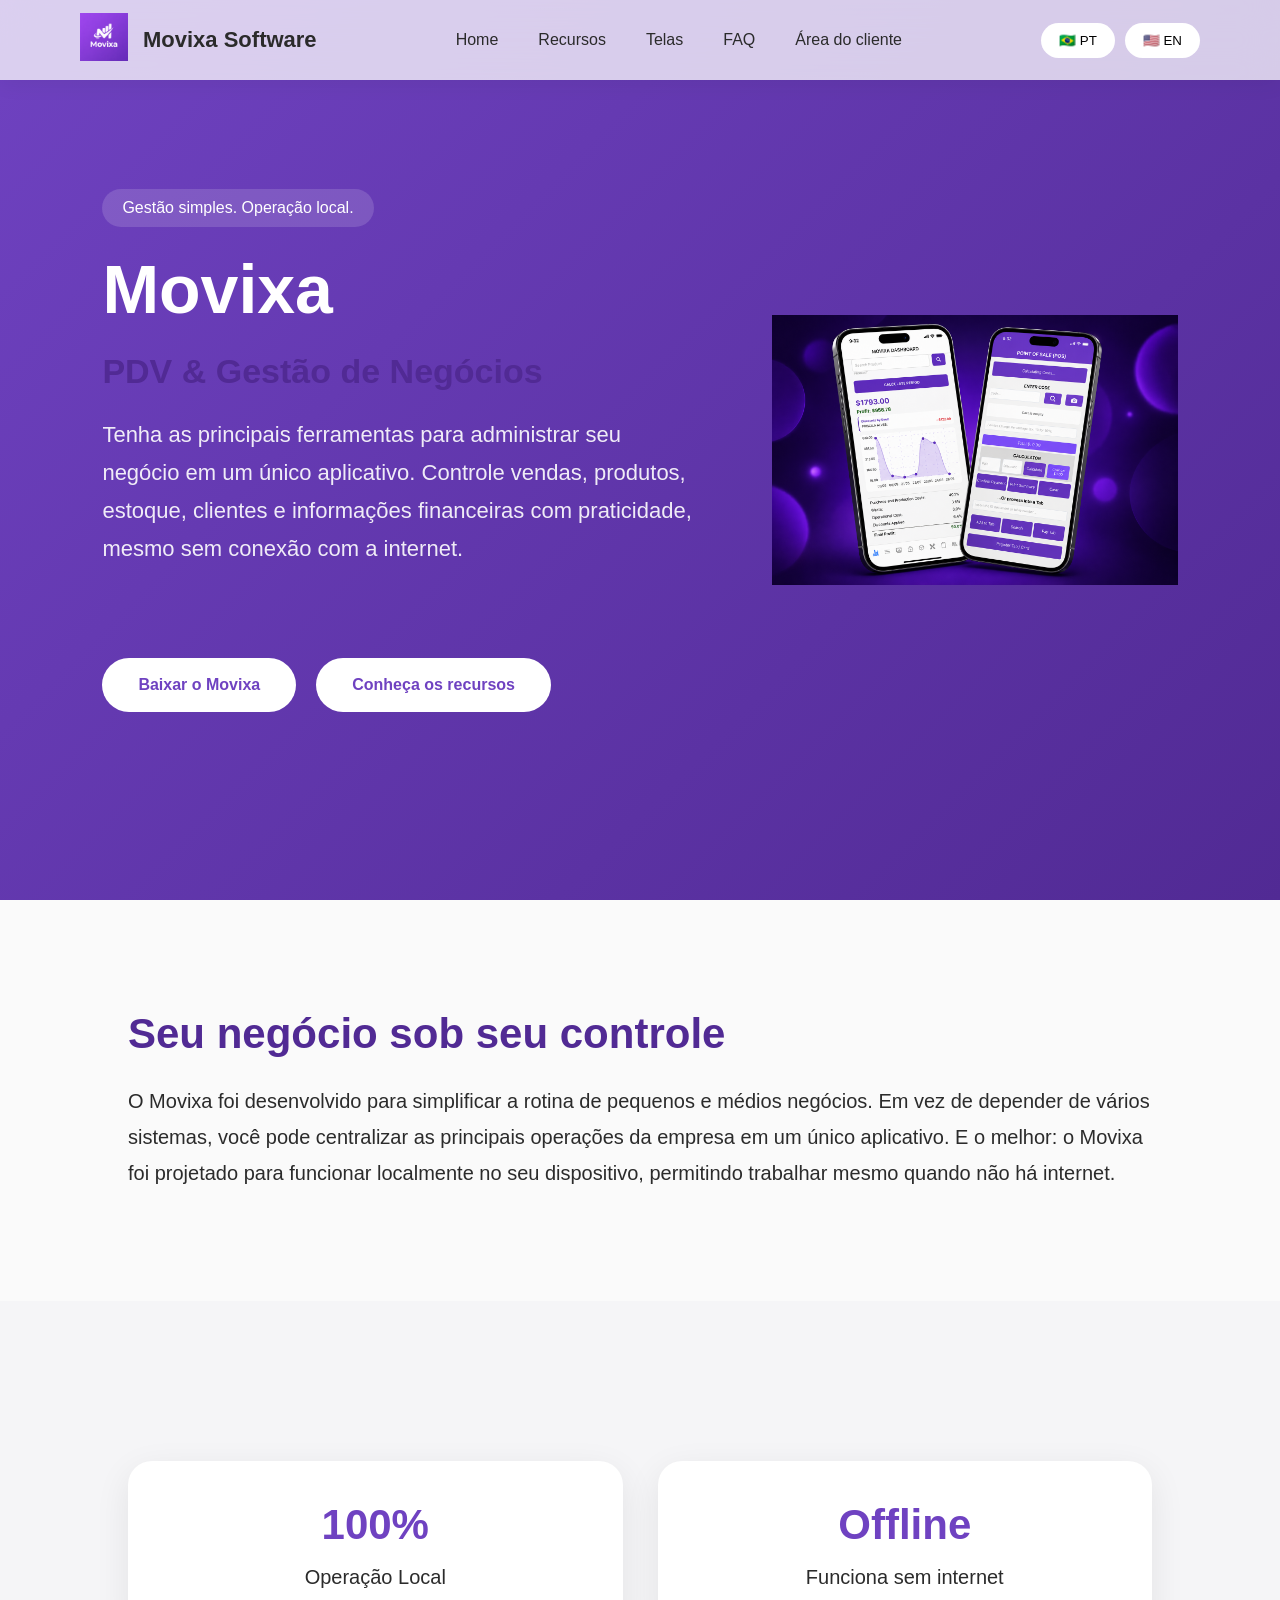
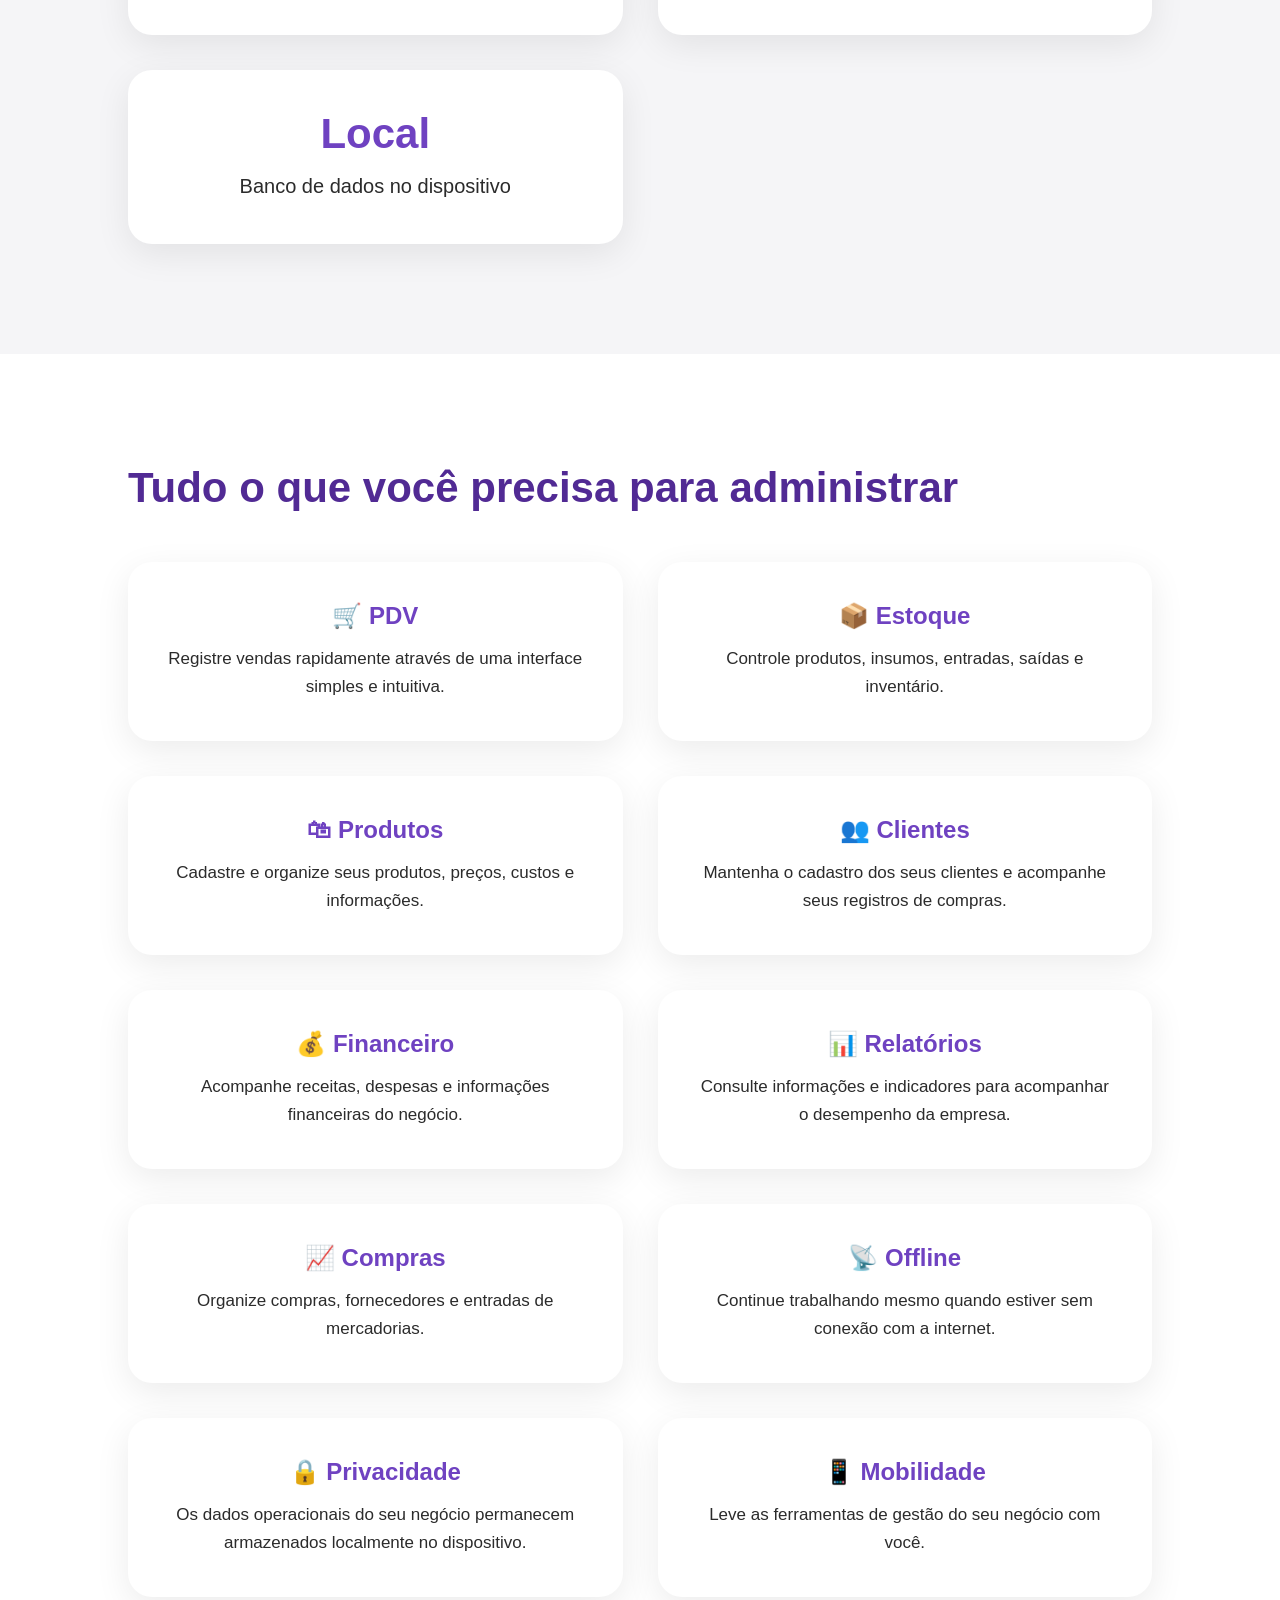
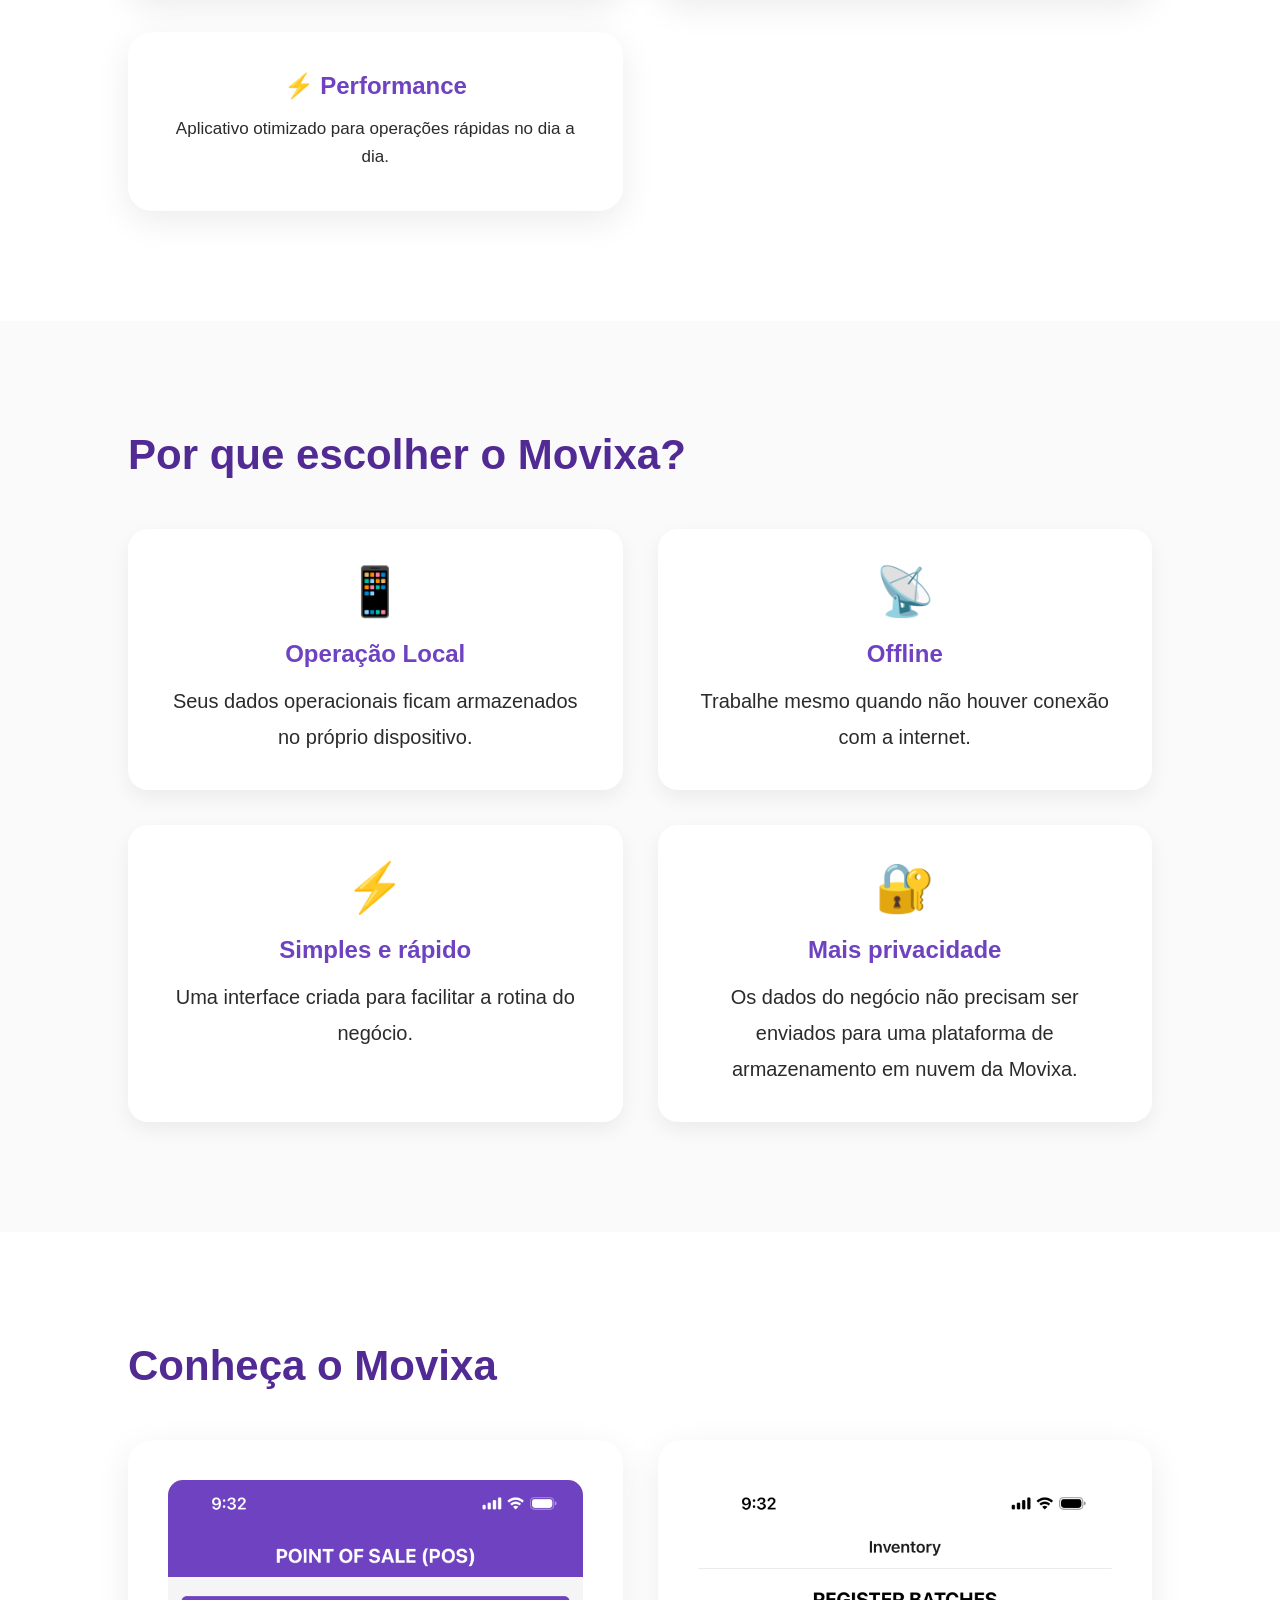
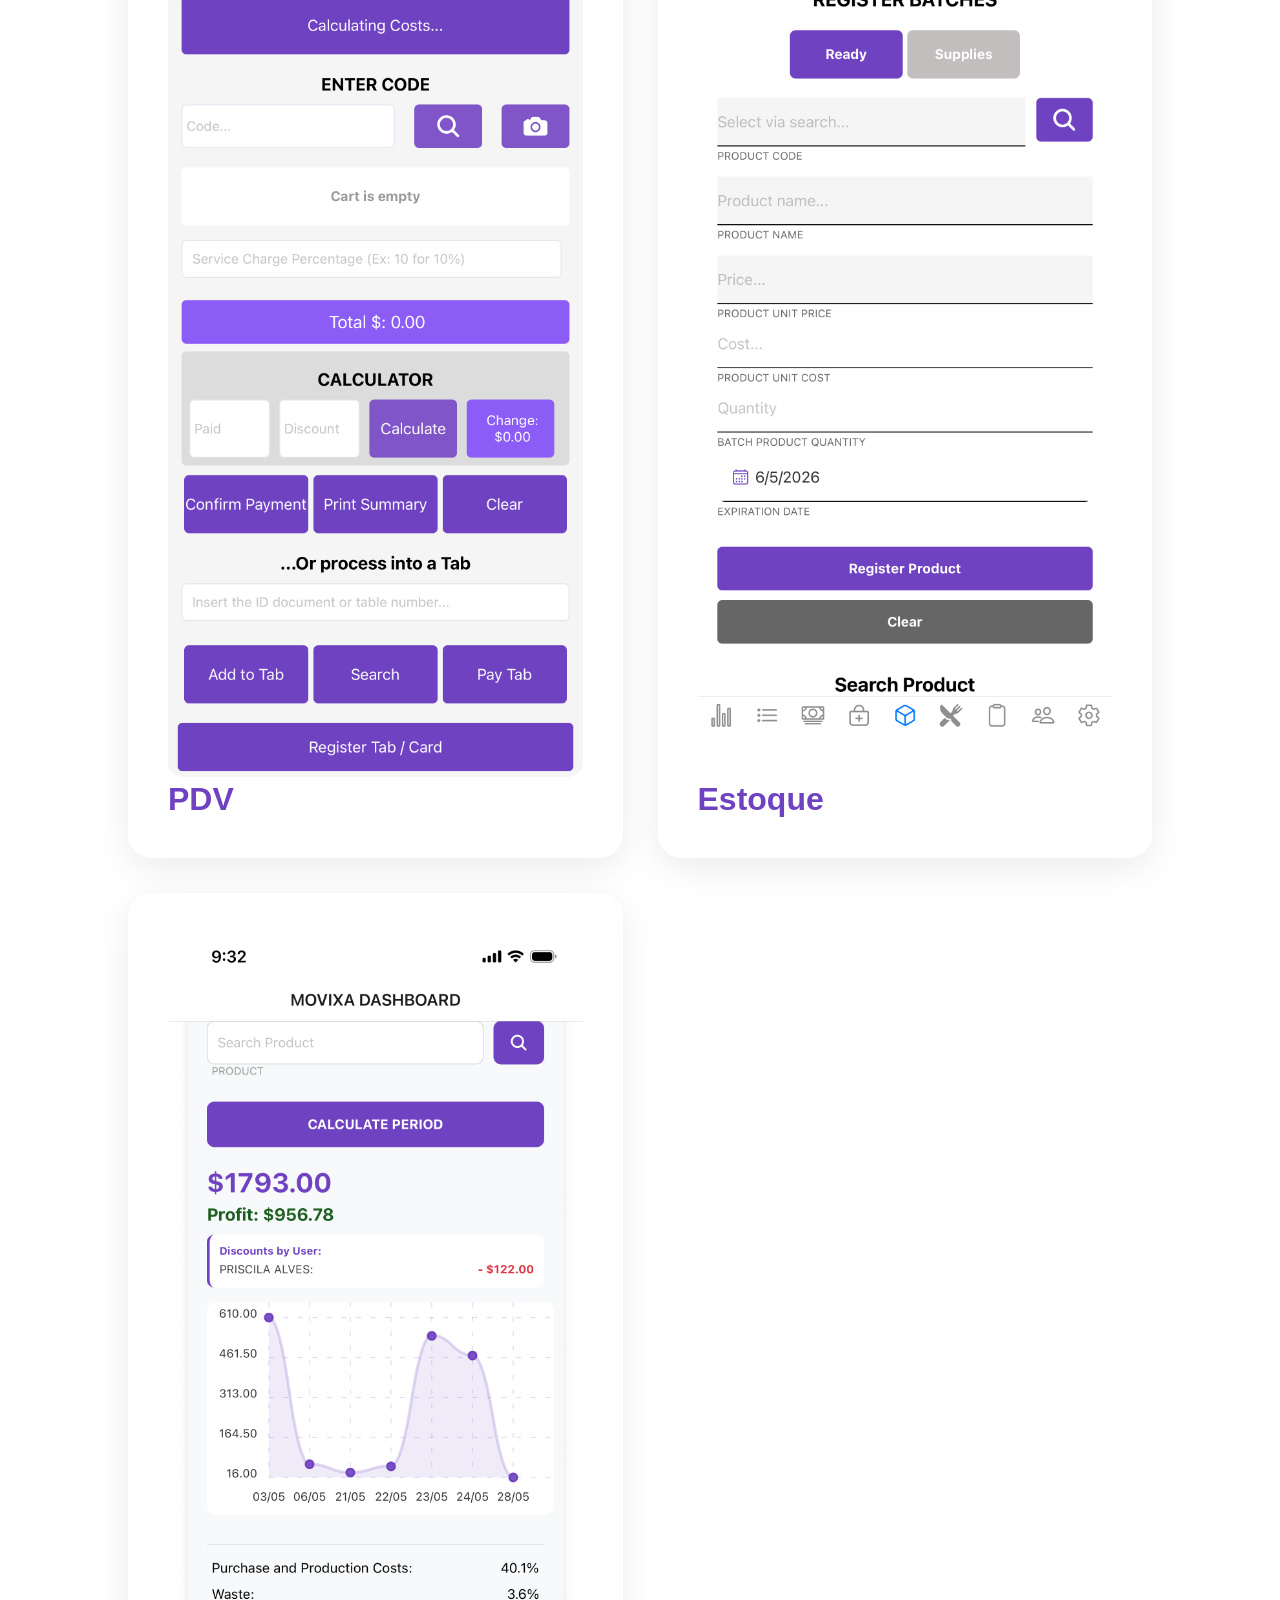
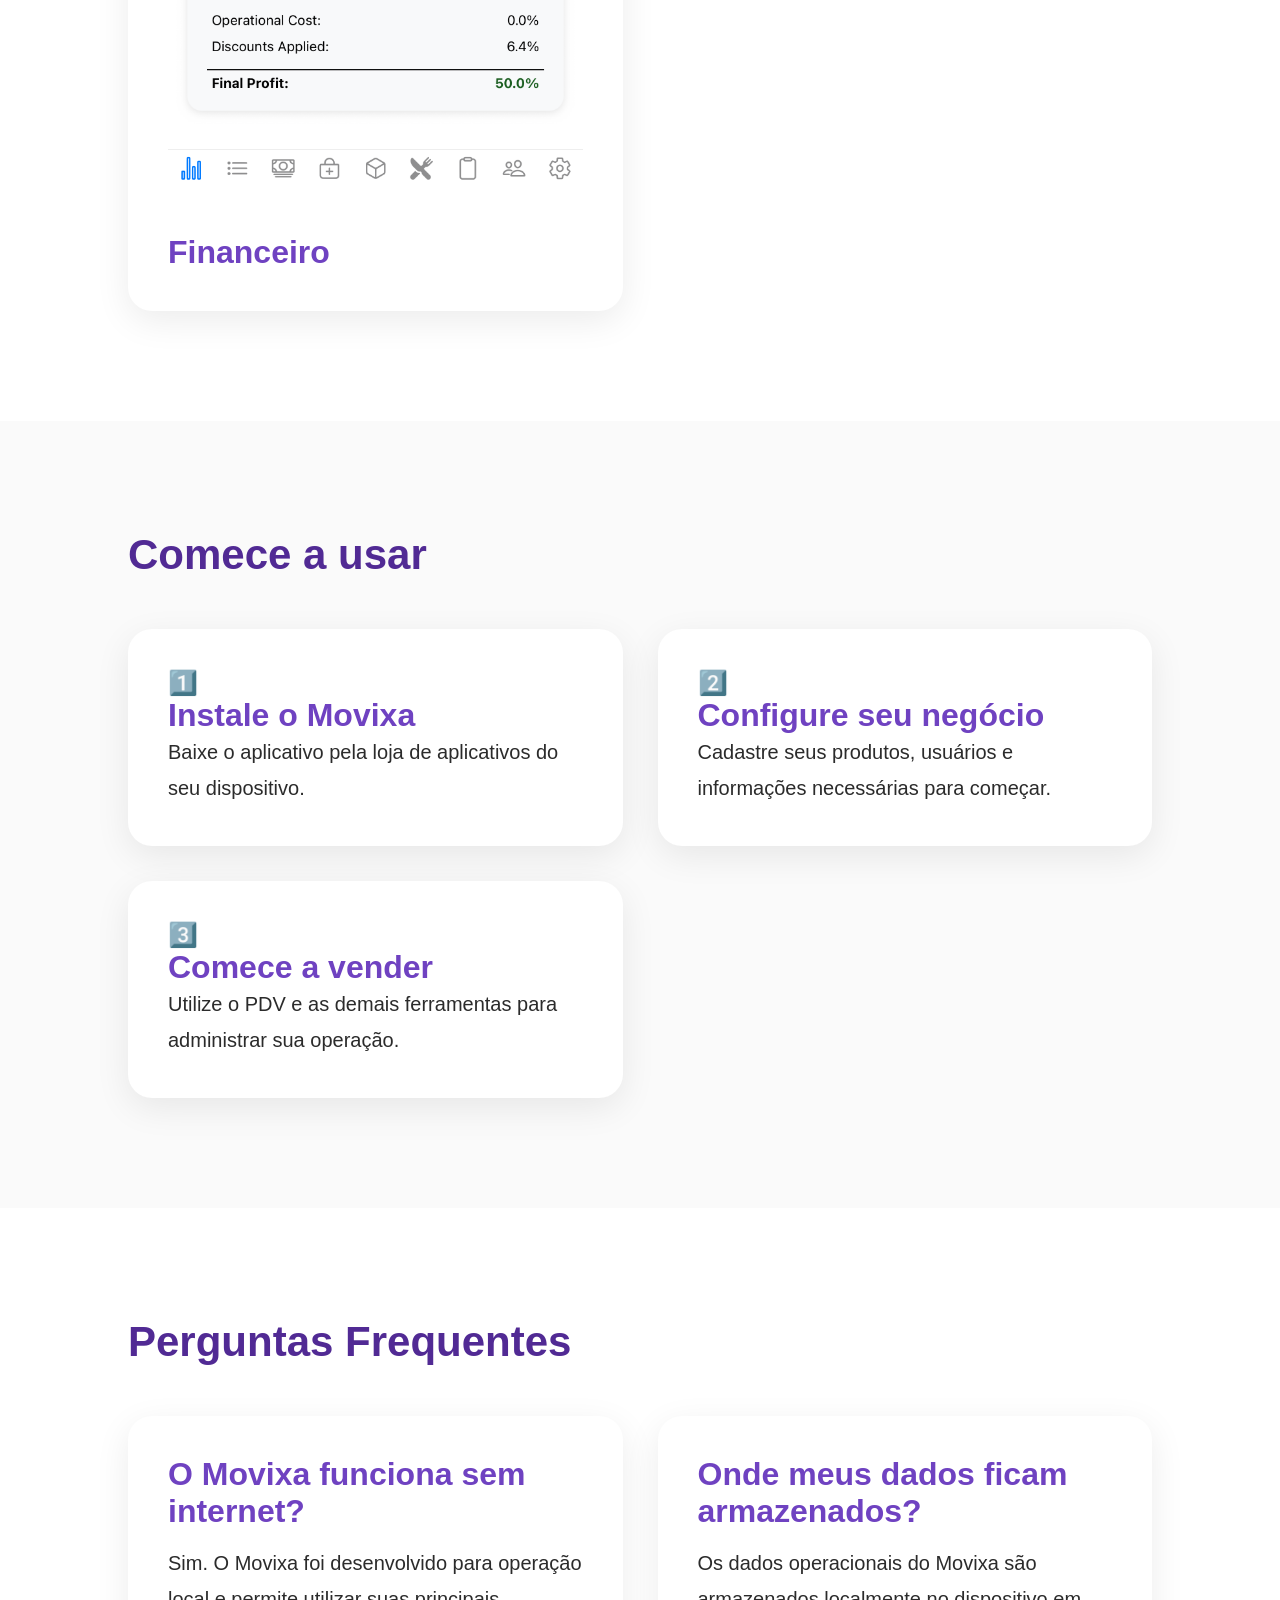
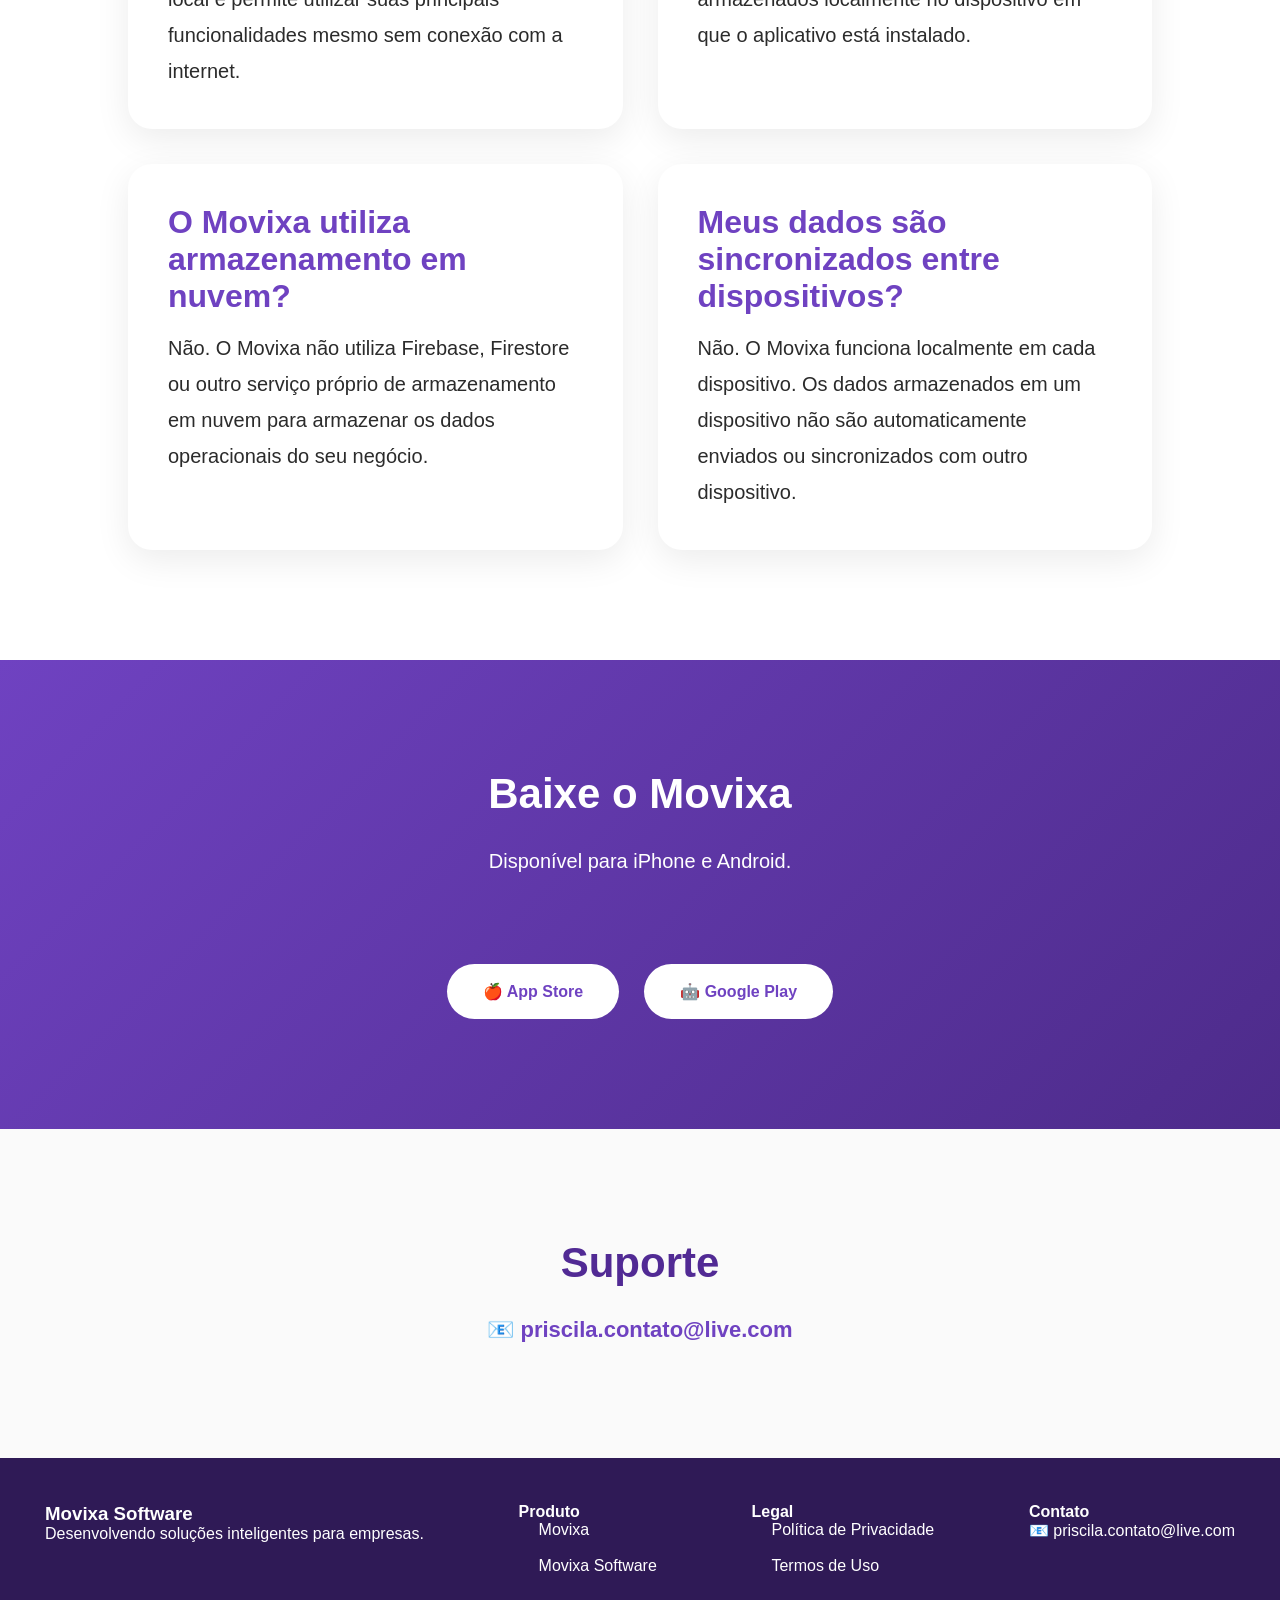
<file: movixa.html>
<!DOCTYPE html>
<html lang="pt-BR">

<head>

    <meta charset="UTF-8">

    <meta name="viewport" content="width=device-width, initial-scale=1.0">

    <title>Movixa | PDV & Gestão de Negócios</title>

    <link rel="icon" type="image/png" sizes="32x32" href="icone.png">

    <meta name="description"
        content="Movixa é um aplicativo completo para PDV, estoque, vendas, clientes e gestão de negócios, com operação local e funcionamento offline.">

    <meta name="keywords"
        content="Movixa, PDV, sistema de gestão, estoque, vendas, financeiro, gestão empresarial, aplicativo offline, sistema local">

    <link rel="stylesheet" href="style.css">

</head>

<body>

    <!-- ====================================== -->
    <!-- NAVBAR                                 -->
    <!-- ====================================== -->

    <header class="navbar">

        <div class="logo">

            <a href="index.html">

                <img src="icone.png" alt="Movixa Software">

            </a>

            <span>

                Movixa Software

            </span>

        </div>

        <nav>

            <a href="index.html">

                <span class="pt">Home</span>

                <span class="en">Home</span>

            </a>

            <a href="#features">

                <span class="pt">Recursos</span>

                <span class="en">Features</span>

            </a>

            <a href="#screens">

                <span class="pt">Telas</span>

                <span class="en">Screens</span>

            </a>

            <a href="#faq">

                <span class="pt">FAQ</span>

                <span class="en">FAQ</span>

            </a>

            <a href="area-do-cliente.html">
                <span class="pt">Área do cliente</span>
                <span class="en">Customer Area</span>
            </a>

        </nav>

        <div class="language">

            <button data-lang="pt" onclick="setLanguage('pt')">

                🇧🇷 PT

            </button>

            <button data-lang="en" onclick="setLanguage('en')">

                🇺🇸 EN

            </button>

        </div>

    </header>


    <!-- ====================================== -->
    <!-- HERO                                   -->
    <!-- ====================================== -->

    <section class="hero">

        <div class="hero-text">

            <span style="
            background:#ffffff25;
            padding:10px 20px;
            border-radius:50px;
            display:inline-block;
            margin-bottom:25px;">

                <span class="pt">

                    Gestão simples. Operação local.

                </span>

                <span class="en">

                    Simple management. Local operation.

                </span>

            </span>


            <h1>

                Movixa

            </h1>


            <h2 style="
            font-size:34px;
            margin-top:15px;
            margin-bottom:25px;">

                <span class="pt">

                    PDV & Gestão de Negócios

                </span>

                <span class="en">

                    POS & Business Management

                </span>

            </h2>


            <p class="pt">

                Tenha as principais ferramentas para administrar seu negócio em um único aplicativo.

                Controle vendas, produtos, estoque, clientes e informações financeiras com praticidade,
                mesmo sem conexão com a internet.

            </p>


            <p class="en">

                Get the essential tools to manage your business in a single application.

                Manage sales, products, inventory, customers and financial information with ease,
                even without an internet connection.

            </p>


            <div style="
            display:flex;
            gap:20px;
            flex-wrap:wrap;
            margin-top:45px;">

                <a class="primaryButton" href="#download">

                    <span class="pt">

                        Baixar o Movixa

                    </span>

                    <span class="en">

                        Download Movixa

                    </span>

                </a>


                <a class="primaryButton" href="#features">

                    <span class="pt">

                        Conheça os recursos

                    </span>

                    <span class="en">

                        Explore Features

                    </span>

                </a>

            </div>

        </div>


        <div class="hero-image">

            <img src="mockup.png" alt="Movixa">

        </div>

    </section>


    <!-- ====================================== -->
    <!-- SOBRE                                  -->
    <!-- ====================================== -->

    <section class="about">

        <h2>

            <span class="pt">

                Seu negócio sob seu controle

            </span>

            <span class="en">

                Your business under your control

            </span>

        </h2>


        <p class="pt">

            O Movixa foi desenvolvido para simplificar a rotina de pequenos e médios negócios.

            Em vez de depender de vários sistemas, você pode centralizar as principais operações
            da empresa em um único aplicativo.

            E o melhor: o Movixa foi projetado para funcionar localmente no seu dispositivo,
            permitindo trabalhar mesmo quando não há internet.

        </p>


        <p class="en">

            Movixa was designed to simplify the daily operations of small and medium-sized businesses.

            Instead of relying on multiple systems, you can manage your main business operations
            in a single application.

            Best of all, Movixa is designed to operate locally on your device,
            allowing you to keep working even without an internet connection.

        </p>

    </section>


    <!-- ====================================== -->
    <!-- NUMBERS                                -->
    <!-- ====================================== -->

    <section class="numbers">

        <div class="cards">


            <div class="card">

                <h3>

                    100%

                </h3>

                <p>

                    <span class="pt">

                        Operação Local

                    </span>

                    <span class="en">

                        Local Operation

                    </span>

                </p>

            </div>


            <div class="card">

                <h3>

                    Offline

                </h3>

                <p>

                    <span class="pt">

                        Funciona sem internet

                    </span>

                    <span class="en">

                        Works without internet

                    </span>

                </p>

            </div>


            <div class="card">

                <h3>

                    Local

                </h3>

                <p>

                    <span class="pt">

                        Banco de dados no dispositivo

                    </span>

                    <span class="en">

                        On-device database

                    </span>

                </p>

            </div>


        </div>

    </section>


    <!-- ====================================== -->
    <!-- FEATURES                               -->
    <!-- ====================================== -->

    <section id="features">

        <h2>

            <span class="pt">

                Tudo o que você precisa para administrar

            </span>

            <span class="en">

                Everything you need to manage your business

            </span>

        </h2>


        <div class="cards">


            <div class="card">

                <h3>

                    🛒 <span class="pt"> PDV </span> <span class="en">POS</span>

                </h3>

                <p class="pt">

                    Registre vendas rapidamente através de uma interface simples e intuitiva.

                </p>

                <p class="en">

                    Record sales quickly through a simple and intuitive interface.

                </p>

            </div>


            <div class="card">

                <h3>

                    📦 <span class="pt">Estoque</span><span class="en">Inventory</span>

                </h3>

                <p class="pt">

                    Controle produtos, insumos, entradas, saídas e inventário.

                </p>

                <p class="en">

                    Manage products, supplies, stock movements and inventory.

                </p>

            </div>


            <div class="card">

                <h3>

                    🛍 <span class="pt">Produtos</span><span class="en">Products</span>

                </h3>

                <p class="pt">

                    Cadastre e organize seus produtos, preços, custos e informações.

                </p>

                <p class="en">

                    Register and organize products, prices, costs and information.

                </p>

            </div>


            <div class="card">

                <h3>

                    👥 <span class="pt">Clientes</span><span class="en">Customers</span>

                </h3>

                <p class="pt">

                    Mantenha o cadastro dos seus clientes e acompanhe seus registros de compras.

                </p>

                <p class="en">

                    Manage your customers and keep track of their purchase records.

                </p>

            </div>


            <div class="card">

                <h3>

                    💰 <span class="pt">Financeiro</span><span class="en">Financial</span>

                </h3>

                <p class="pt">

                    Acompanhe receitas, despesas e informações financeiras do negócio.

                </p>

                <p class="en">

                    Track revenue, expenses and business financial information.

                </p>

            </div>


            <div class="card">

                <h3>

                    📊 <span class="pt">Relatórios</span><span class="en">Reports</span>

                </h3>

                <p class="pt">

                    Consulte informações e indicadores para acompanhar o desempenho da empresa.

                </p>

                <p class="en">

                    View information and indicators to monitor business performance.

                </p>

            </div>


            <div class="card">

                <h3>

                    📈 <span class="pt">Compras</span><span class="en">Purchases</span>

                </h3>

                <p class="pt">

                    Organize compras, fornecedores e entradas de mercadorias.

                </p>

                <p class="en">

                    Organize purchases, suppliers and incoming goods.

                </p>

            </div>


            <div class="card">

                <h3>

                    📡 Offline

                </h3>

                <p class="pt">

                    Continue trabalhando mesmo quando estiver sem conexão com a internet.

                </p>

                <p class="en">

                    Keep working even when there is no internet connection.

                </p>

            </div>


            <div class="card">

                <h3>

                    🔒 <span class="pt">Privacidade</span><span class="en">Privacy</span>

                </h3>

                <p class="pt">

                    Os dados operacionais do seu negócio permanecem armazenados localmente no dispositivo.

                </p>

                <p class="en">

                    Your business operational data remains stored locally on your device.

                </p>

            </div>


            <div class="card">

                <h3>

                    📱 <span class="pt">Mobilidade</span><span class="en">Mobility</span>

                </h3>

                <p class="pt">

                    Leve as ferramentas de gestão do seu negócio com você.

                </p>

                <p class="en">

                    Take your business management tools with you.

                </p>

            </div>


            <div class="card">

                <h3>

                    ⚡ <span class="pt">Performance</span><span class="en">Performance</span>

                </h3>

                <p class="pt">

                    Aplicativo otimizado para operações rápidas no dia a dia.

                </p>

                <p class="en">

                    Optimized for fast everyday operations.

                </p>

            </div>


        </div>

    </section>


    <!-- ====================================== -->
    <!-- WHY MOVIXA                             -->
    <!-- ====================================== -->

    <section class="advantages">

        <h2>

            <span class="pt">

                Por que escolher o Movixa?

            </span>

            <span class="en">

                Why choose Movixa?

            </span>

        </h2>


        <div class="cards">


            <div class="advantage">

                <h3>

                    📱

                </h3>

                <h4>

                    <span class="pt">

                        Operação Local

                    </span>

                    <span class="en">

                        Local Operation

                    </span>

                </h4>

                <p class="pt">

                    Seus dados operacionais ficam armazenados no próprio dispositivo.

                </p>

                <p class="en">

                    Your operational data is stored directly on your device.

                </p>

            </div>


            <div class="advantage">

                <h3>

                    📡

                </h3>

                <h4>

                    Offline

                </h4>

                <p class="pt">

                    Trabalhe mesmo quando não houver conexão com a internet.

                </p>

                <p class="en">

                    Keep working even without an internet connection.

                </p>

            </div>


            <div class="advantage">

                <h3>

                    ⚡

                </h3>

                <h4>

                    <span class="pt">

                        Simples e rápido

                    </span>

                    <span class="en">

                        Simple and fast

                    </span>

                </h4>

                <p class="pt">

                    Uma interface criada para facilitar a rotina do negócio.

                </p>

                <p class="en">

                    An interface designed to simplify everyday business operations.

                </p>

            </div>


            <div class="advantage">

                <h3>

                    🔐

                </h3>

                <h4>

                    <span class="pt">

                        Mais privacidade

                    </span>

                    <span class="en">

                        More privacy

                    </span>

                </h4>

                <p class="pt">

                    Os dados do negócio não precisam ser enviados para uma plataforma de armazenamento em nuvem da
                    Movixa.

                </p>

                <p class="en">

                    Your business data does not need to be sent to a Movixa cloud storage platform.

                </p>

            </div>


        </div>

    </section>


    <!-- ====================================== -->
    <!-- SCREENSHOTS                            -->
    <!-- ====================================== -->

    <section id="screens">

        <h2>

            <span class="pt">

                Conheça o Movixa

            </span>

            <span class="en">

                Explore Movixa

            </span>

        </h2>


        <div class="cards">


            <div class="card">

                <img src="bar-movixa.png"
                    alt="Tela do PDV do Movixa"
                    style="width:100%; border-radius:15px;">

                <h3>

                    PDV <span class="en" style="display:none;">POS</span>

                </h3>

            </div>


            <div class="card">

                <img src="estoque.png"
                    alt="Tela de estoque do Movixa"
                    style="width:100%; border-radius:15px;">

                <h3>

                    <span class="pt">

                        Estoque

                    </span>

                    <span class="en">

                        Inventory

                    </span>

                </h3>

            </div>


            <div class="card">

                <img src="financeiro.png"
                    alt="Tela financeira do Movixa"
                    style="width:100%; border-radius:15px;">

                <h3>

                    <span class="pt">

                        Financeiro

                    </span>

                    <span class="en">

                        Financial

                    </span>

                </h3>

            </div>


        </div>

    </section>


    <!-- ====================================== -->
    <!-- HOW IT WORKS                            -->
    <!-- ====================================== -->

    <section>

        <h2>

            <span class="pt">

                Comece a usar

            </span>

            <span class="en">

                Get started

            </span>

        </h2>


        <div class="cards">


            <div class="card">

                <h1>

                    1️⃣

                </h1>

                <h3>

                    <span class="pt">

                        Instale o Movixa

                    </span>

                    <span class="en">

                        Install Movixa

                    </span>

                </h3>

                <p class="pt">

                    Baixe o aplicativo pela loja de aplicativos do seu dispositivo.

                </p>

                <p class="en">

                    Download the application from your device's app store.

                </p>

            </div>


            <div class="card">

                <h1>

                    2️⃣

                </h1>

                <h3>

                    <span class="pt">

                        Configure seu negócio

                    </span>

                    <span class="en">

                        Set up your business

                    </span>

                </h3>

                <p class="pt">

                    Cadastre seus produtos, usuários e informações necessárias para começar.

                </p>

                <p class="en">

                    Register your products, users and the information you need to get started.

                </p>

            </div>


            <div class="card">

                <h1>

                    3️⃣

                </h1>

                <h3>

                    <span class="pt">

                        Comece a vender

                    </span>

                    <span class="en">

                        Start selling

                    </span>

                </h3>

                <p class="pt">

                    Utilize o PDV e as demais ferramentas para administrar sua operação.

                </p>

                <p class="en">

                    Use the POS and other tools to manage your operation.

                </p>

            </div>


        </div>

    </section>


    <!-- ====================================== -->
    <!-- FAQ                                    -->
    <!-- ====================================== -->

    <section id="faq">

        <h2>

            <span class="pt">

                Perguntas Frequentes

            </span>

            <span class="en">

                Frequently Asked Questions

            </span>

        </h2>


        <div class="cards">


            <div class="card">

                <h3>

                    <span class="pt">

                        O Movixa funciona sem internet?

                    </span>

                    <span class="en">

                        Does Movixa work offline?

                    </span>

                </h3>

                <p class="pt">

                    Sim. O Movixa foi desenvolvido para operação local e permite utilizar suas principais
                    funcionalidades mesmo sem conexão com a internet.

                </p>

                <p class="en">

                    Yes. Movixa is designed for local operation and allows you to use its main features even without an
                    internet connection.

                </p>

            </div>


            <div class="card">

                <h3>

                    <span class="pt">

                        Onde meus dados ficam armazenados?

                    </span>

                    <span class="en">

                        Where is my data stored?

                    </span>

                </h3>

                <p class="pt">

                    Os dados operacionais do Movixa são armazenados localmente no dispositivo em que o aplicativo está
                    instalado.

                </p>

                <p class="en">

                    Movixa's operational data is stored locally on the device where the application is installed.

                </p>

            </div>


            <div class="card">

                <h3>

                    <span class="pt">

                        O Movixa utiliza armazenamento em nuvem?

                    </span>

                    <span class="en">

                        Does Movixa use cloud storage?

                    </span>

                </h3>

                <p class="pt">

                    Não. O Movixa não utiliza Firebase, Firestore ou outro serviço próprio de armazenamento em nuvem
                    para armazenar os dados operacionais do seu negócio.

                </p>

                <p class="en">

                    No. Movixa does not use Firebase, Firestore or another proprietary cloud storage service to store
                    your business operational data.

                </p>

            </div>


            <div class="card">

                <h3>

                    <span class="pt">

                        Meus dados são sincronizados entre dispositivos?

                    </span>

                    <span class="en">

                        Is my data synchronized between devices?

                    </span>

                </h3>

                <p class="pt">

                    Não. O Movixa funciona localmente em cada dispositivo. Os dados armazenados em um dispositivo não
                    são automaticamente enviados ou sincronizados com outro dispositivo.

                </p>

                <p class="en">

                    No. Movixa operates locally on each device. Data stored on one device is not automatically sent to
                    or synchronized with another device.

                </p>

            </div>

        </div>

    </section>


    <!-- ====================================== -->
    <!-- DOWNLOAD                               -->
    <!-- ====================================== -->

    <section id="download">

        <h2>

            <span class="pt">

                Baixe o Movixa

            </span>

            <span class="en">

                Download Movixa

            </span>

        </h2>


        <p class="pt">

            Disponível para iPhone e Android.

        </p>


        <p class="en">

            Available for iPhone and Android.

        </p>


        <div style="
display:flex;
justify-content:center;
gap:25px;
margin-top:40px;
flex-wrap:wrap;">


            <a class="primaryButton" href="#">

                🍎 App Store

            </a>


            <a class="primaryButton" href="#">

                🤖 Google Play

            </a>


        </div>

    </section>


    <!-- ====================================== -->
    <!-- SUPPORT                                -->
    <!-- ====================================== -->

    <section id="support">

        <h2>

            <span class="pt">

                Suporte

            </span>

            <span class="en">

                Support

            </span>

        </h2>


        <p>

            📧 priscila.contato@live.com

        </p>

    </section>


    <!-- ====================================== -->
    <!-- FOOTER                                 -->
    <!-- ====================================== -->

    <footer>

        <div>

            <h3>

                Movixa Software

            </h3>

            <p>

                <span class="pt">

                    Desenvolvendo soluções inteligentes para empresas.

                </span>

                <span class="en">

                    Building intelligent software for businesses.

                </span>

            </p>

        </div>


        <div>

            <h4>

                <span class="pt">

                    Produto

                </span>

                <span class="en">

                    Product

                </span>

            </h4>


            <a href="movixa.html">

                Movixa

            </a>

            <br><br>

            <a href="index.html">

                Movixa Software

            </a>

        </div>


        <div>

            <h4>

                <span class="pt">

                    Legal

                </span>

                <span class="en">

                    Legal

                </span>

            </h4>


            <a href="movixa-privacy.html">

                <span class="pt">

                    Política de Privacidade

                </span>

                <span class="en">

                    Privacy Policy

                </span>

            </a>


            <br><br>


            <a href="movixa-terms.html">

                <span class="pt">

                    Termos de Uso

                </span>

                <span class="en">

                    Terms of Use

                </span>

            </a>

        </div>


        <div>

            <h4>

                <span class="pt">

                    Contato

                </span>

                <span class="en">

                    Contact

                </span>

            </h4>


            <p>

                📧 priscila.contato@live.com

            </p>

        </div>

    </footer>


    <script src="language.js"></script>

</body>

</html>
</file>
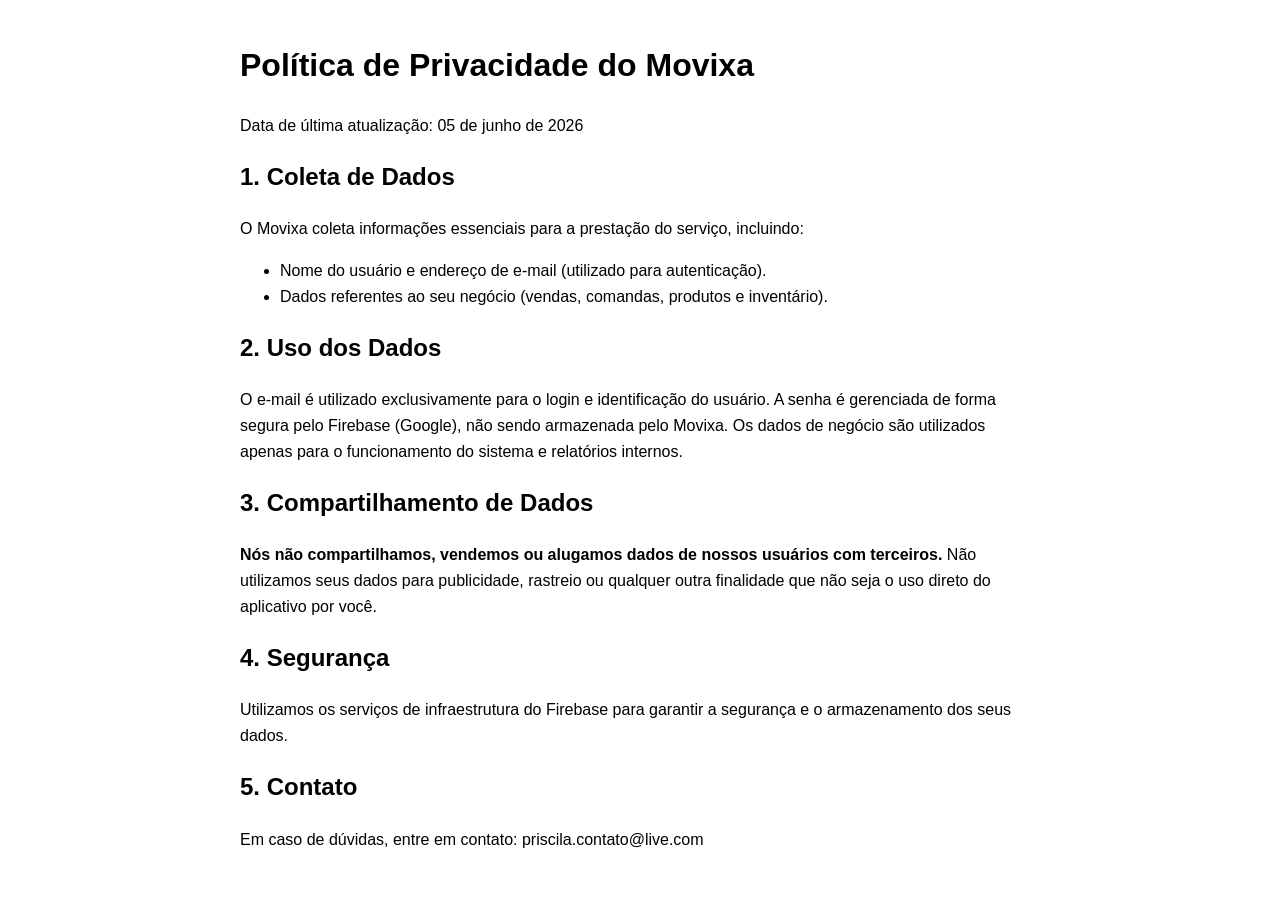
<file: politica.html>
<!DOCTYPE html>
<html lang="pt-br">
<head>
    <meta charset="UTF-8">
    <title>Política de Privacidade - Movixa</title>
    <style>
        body { font-family: sans-serif; max-width: 800px; margin: 40px auto; padding: 0 20px; line-height: 1.6; }
    </style>
</head>
<body>
    <h1>Política de Privacidade do Movixa</h1>
    <p>Data de última atualização: 05 de junho de 2026</p>

    <h2>1. Coleta de Dados</h2>
    <p>O Movixa coleta informações essenciais para a prestação do serviço, incluindo:</p>
    <ul>
        <li>Nome do usuário e endereço de e-mail (utilizado para autenticação).</li>
        <li>Dados referentes ao seu negócio (vendas, comandas, produtos e inventário).</li>
    </ul>

    <h2>2. Uso dos Dados</h2>
    <p>O e-mail é utilizado exclusivamente para o login e identificação do usuário. A senha é gerenciada de forma segura pelo Firebase (Google), não sendo armazenada pelo Movixa. Os dados de negócio são utilizados apenas para o funcionamento do sistema e relatórios internos.</p>

    <h2>3. Compartilhamento de Dados</h2>
    <p><strong>Nós não compartilhamos, vendemos ou alugamos dados de nossos usuários com terceiros.</strong> Não utilizamos seus dados para publicidade, rastreio ou qualquer outra finalidade que não seja o uso direto do aplicativo por você.</p>

    <h2>4. Segurança</h2>
    <p>Utilizamos os serviços de infraestrutura do Firebase para garantir a segurança e o armazenamento dos seus dados.</p>

    <h2>5. Contato</h2>
    <p>Em caso de dúvidas, entre em contato: priscila.contato@live.com</p>
</body>
</html>
</file>
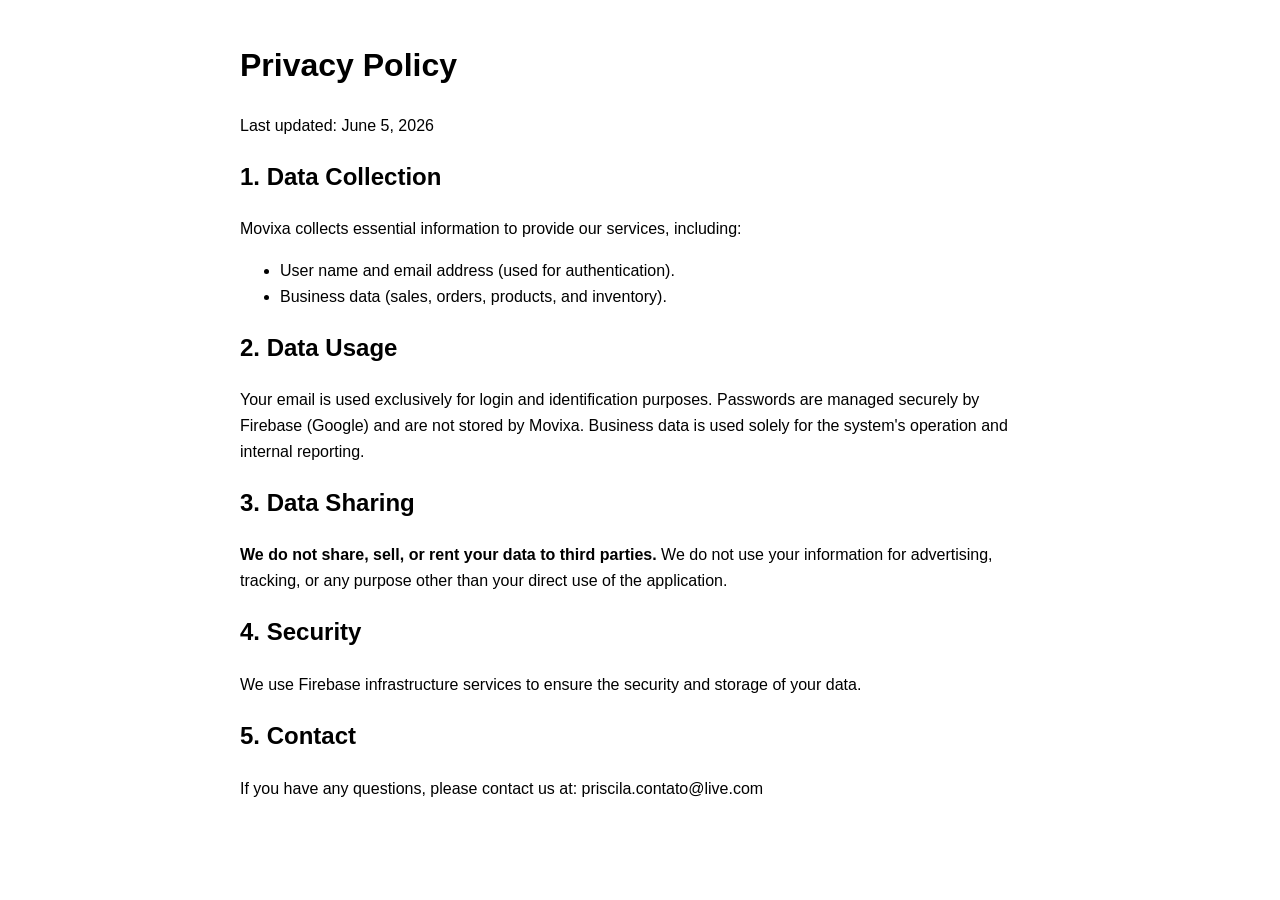
<file: politica_en.html>
<!DOCTYPE html>
<html lang="en">

<head>
    <meta charset="UTF-8">
    <title>Privacy Policy - Movixa</title>
    <style>
        body {
            font-family: sans-serif;
            max-width: 800px;
            margin: 40px auto;
            padding: 0 20px;
            line-height: 1.6;
        }
    </style>
</head>

<body>
    <h1>Privacy Policy</h1>
    <p>Last updated: June 5, 2026</p>

    <h2>1. Data Collection</h2>
    <p>Movixa collects essential information to provide our services, including:</p>
    <ul>
        <li>User name and email address (used for authentication).</li>
        <li>Business data (sales, orders, products, and inventory).</li>
    </ul>

    <h2>2. Data Usage</h2>
    <p>Your email is used exclusively for login and identification purposes. Passwords are managed securely by Firebase
        (Google) and are not stored by Movixa. Business data is used solely for the system's operation and internal
        reporting.</p>

    <h2>3. Data Sharing</h2>
    <p><strong>We do not share, sell, or rent your data to third parties.</strong> We do not use your information for
        advertising, tracking, or any purpose other than your direct use of the application.</p>

    <h2>4. Security</h2>
    <p>We use Firebase infrastructure services to ensure the security and storage of your data.</p>

    <h2>5. Contact</h2>
    <p>If you have any questions, please contact us at: priscila.contato@live.com</p>
</body>

</html>
</file>
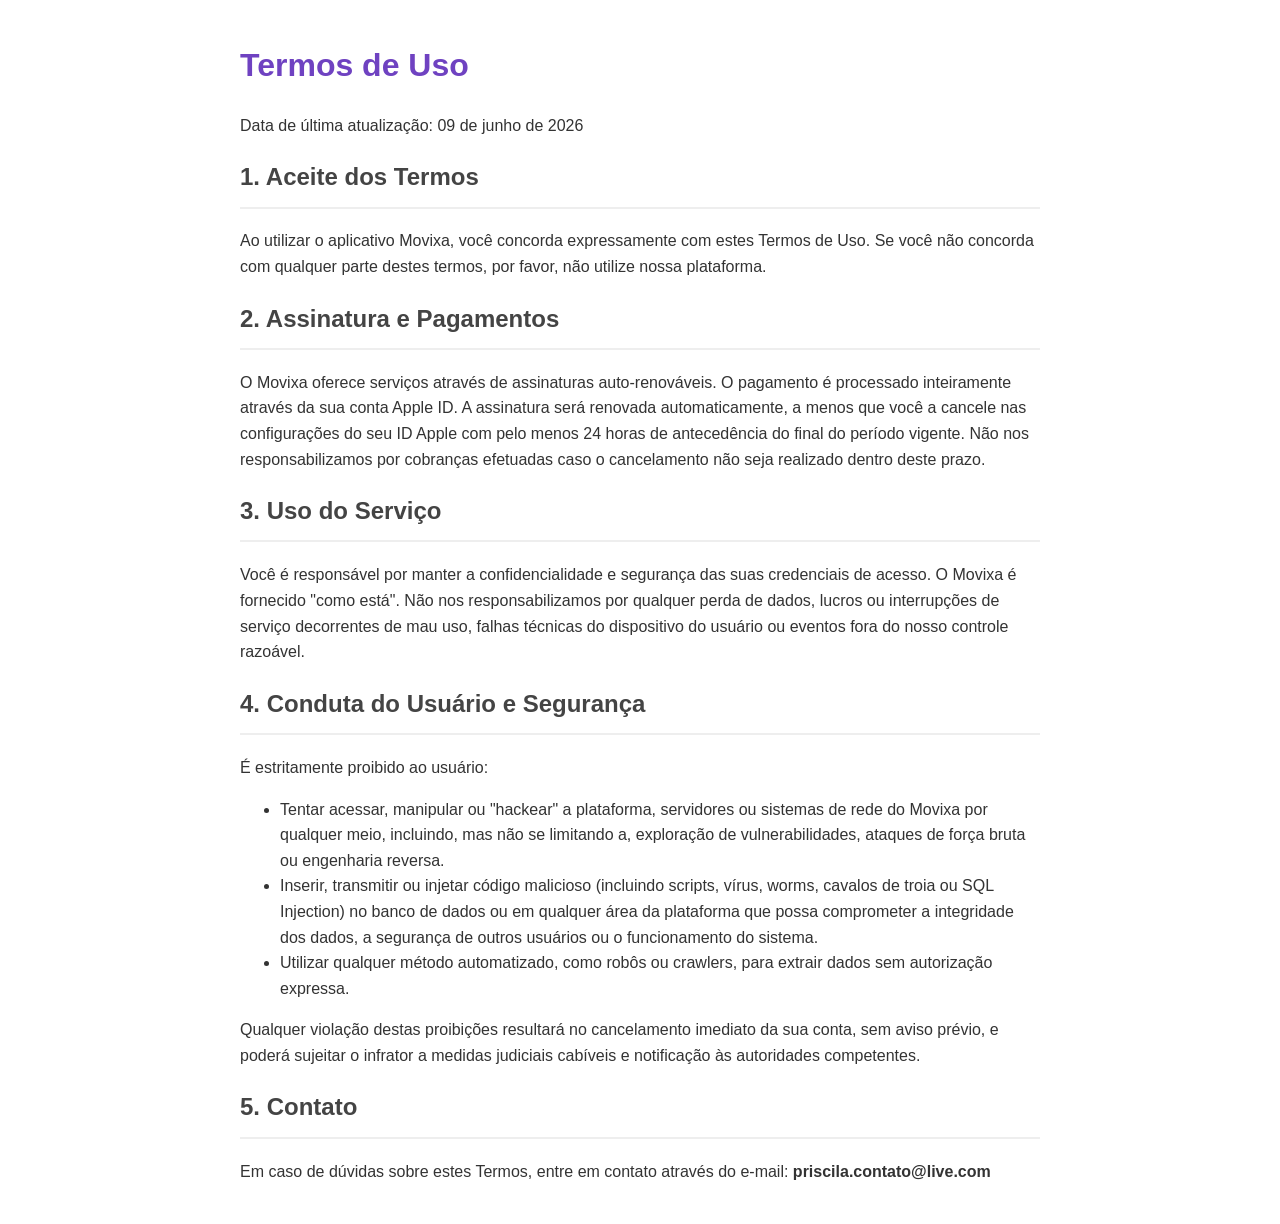
<file: termos.html>
<!DOCTYPE html>
<html lang="pt-br">
<head>
    <meta charset="UTF-8">
    <title>Termos de Uso - Movixa</title>
    <style>
        body { font-family: sans-serif; max-width: 800px; margin: 40px auto; padding: 0 20px; line-height: 1.6; color: #333; }
        h1 { color: #6F42C1; }
        h2 { color: #444; border-bottom: 2px solid #eee; padding-bottom: 10px; }
    </style>
</head>
<body>
    <h1>Termos de Uso</h1>
    <p>Data de última atualização: 09 de junho de 2026</p>

    <h2>1. Aceite dos Termos</h2>
    <p>Ao utilizar o aplicativo Movixa, você concorda expressamente com estes Termos de Uso. Se você não concorda com qualquer parte destes termos, por favor, não utilize nossa plataforma.</p>

    <h2>2. Assinatura e Pagamentos</h2>
    <p>O Movixa oferece serviços através de assinaturas auto-renováveis. O pagamento é processado inteiramente através da sua conta Apple ID. A assinatura será renovada automaticamente, a menos que você a cancele nas configurações do seu ID Apple com pelo menos 24 horas de antecedência do final do período vigente. Não nos responsabilizamos por cobranças efetuadas caso o cancelamento não seja realizado dentro deste prazo.</p>

    <h2>3. Uso do Serviço</h2>
    <p>Você é responsável por manter a confidencialidade e segurança das suas credenciais de acesso. O Movixa é fornecido "como está". Não nos responsabilizamos por qualquer perda de dados, lucros ou interrupções de serviço decorrentes de mau uso, falhas técnicas do dispositivo do usuário ou eventos fora do nosso controle razoável.</p>

    <h2>4. Conduta do Usuário e Segurança</h2>
    <p>É estritamente proibido ao usuário:</p>
    <ul>
        <li>Tentar acessar, manipular ou "hackear" a plataforma, servidores ou sistemas de rede do Movixa por qualquer meio, incluindo, mas não se limitando a, exploração de vulnerabilidades, ataques de força bruta ou engenharia reversa.</li>
        <li>Inserir, transmitir ou injetar código malicioso (incluindo scripts, vírus, worms, cavalos de troia ou SQL Injection) no banco de dados ou em qualquer área da plataforma que possa comprometer a integridade dos dados, a segurança de outros usuários ou o funcionamento do sistema.</li>
        <li>Utilizar qualquer método automatizado, como robôs ou crawlers, para extrair dados sem autorização expressa.</li>
    </ul>
    <p>Qualquer violação destas proibições resultará no cancelamento imediato da sua conta, sem aviso prévio, e poderá sujeitar o infrator a medidas judiciais cabíveis e notificação às autoridades competentes.</p>

    <h2>5. Contato</h2>
    <p>Em caso de dúvidas sobre estes Termos, entre em contato através do e-mail: <strong>priscila.contato@live.com</strong></p>
</body>
</html>
</file>
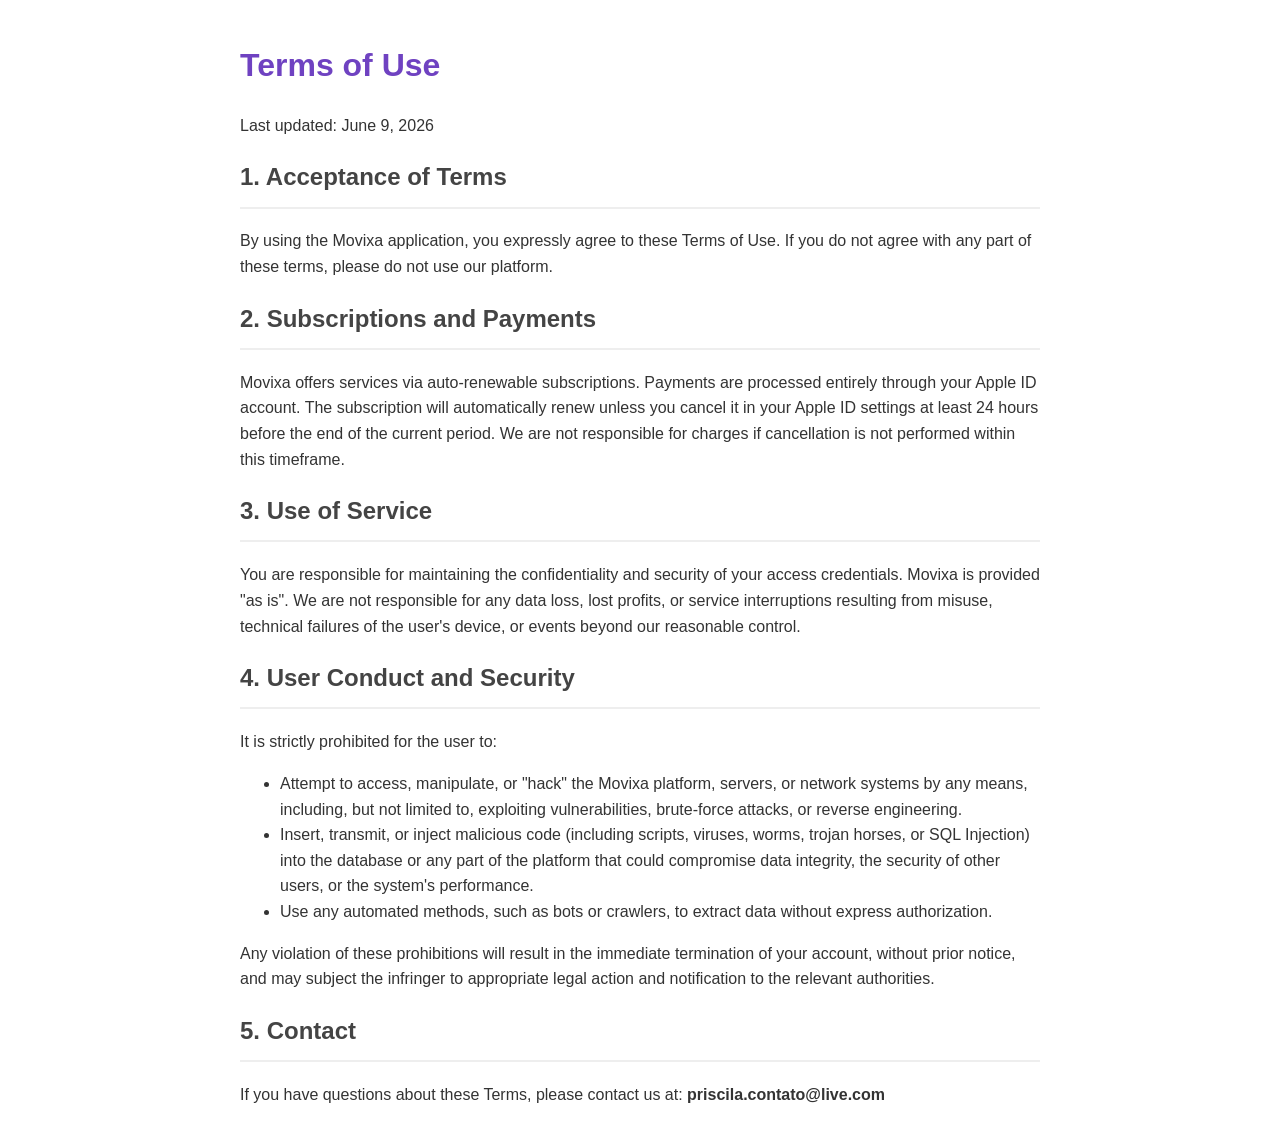
<file: termos_en.html>
<!DOCTYPE html>
<html lang="en">
<head>
    <meta charset="UTF-8">
    <title>Terms of Use - Movixa</title>
    <style>
        body { font-family: sans-serif; max-width: 800px; margin: 40px auto; padding: 0 20px; line-height: 1.6; color: #333; }
        h1 { color: #6F42C1; }
        h2 { color: #444; border-bottom: 2px solid #eee; padding-bottom: 10px; }
    </style>
</head>
<body>
    <h1>Terms of Use</h1>
    <p>Last updated: June 9, 2026</p>

    <h2>1. Acceptance of Terms</h2>
    <p>By using the Movixa application, you expressly agree to these Terms of Use. If you do not agree with any part of these terms, please do not use our platform.</p>

    <h2>2. Subscriptions and Payments</h2>
    <p>Movixa offers services via auto-renewable subscriptions. Payments are processed entirely through your Apple ID account. The subscription will automatically renew unless you cancel it in your Apple ID settings at least 24 hours before the end of the current period. We are not responsible for charges if cancellation is not performed within this timeframe.</p>

    <h2>3. Use of Service</h2>
    <p>You are responsible for maintaining the confidentiality and security of your access credentials. Movixa is provided "as is". We are not responsible for any data loss, lost profits, or service interruptions resulting from misuse, technical failures of the user's device, or events beyond our reasonable control.</p>

    <h2>4. User Conduct and Security</h2>
    <p>It is strictly prohibited for the user to:</p>
    <ul>
        <li>Attempt to access, manipulate, or "hack" the Movixa platform, servers, or network systems by any means, including, but not limited to, exploiting vulnerabilities, brute-force attacks, or reverse engineering.</li>
        <li>Insert, transmit, or inject malicious code (including scripts, viruses, worms, trojan horses, or SQL Injection) into the database or any part of the platform that could compromise data integrity, the security of other users, or the system's performance.</li>
        <li>Use any automated methods, such as bots or crawlers, to extract data without express authorization.</li>
    </ul>
    <p>Any violation of these prohibitions will result in the immediate termination of your account, without prior notice, and may subject the infringer to appropriate legal action and notification to the relevant authorities.</p>

    <h2>5. Contact</h2>
    <p>If you have questions about these Terms, please contact us at: <strong>priscila.contato@live.com</strong></p>
</body>
</html>
</file>
<file: style.css>
/* ===========================
   RESET
=========================== */

* {
    margin: 0;
    padding: 0;
    box-sizing: border-box;
}

html {
    scroll-behavior: smooth;
}

body {

    font-family:
        Inter,
        "Segoe UI",
        sans-serif;

    background: #fafafa;

    color: #2b2b2b;

    overflow-x: hidden;

}

/* ===========================
   LINKS
=========================== */

a {

    text-decoration: none;

    color: inherit;

}

/* ===========================
   NAVBAR
=========================== */

.navbar {

    position: fixed;

    top: 0;

    width: 100%;

    height: 80px;

    display: flex;

    justify-content: space-between;

    align-items: center;

    padding: 0 80px;

    backdrop-filter: blur(18px);

    background: rgba(255, 255, 255, .75);

    z-index: 999;

    box-shadow:

        0 5px 20px rgba(0, 0, 0, .05);

}

.logo {

    display: flex;

    align-items: center;

    gap: 15px;

    font-size: 22px;

    font-weight: 700;

}

.logo img {

    width: 48px;

}

nav {

    display: flex;

    gap: 40px;

}

nav a {

    font-weight: 500;

    transition: .3s;

}

nav a:hover {

    color: #6F42C1;

}

/* ===========================
   LANGUAGE
=========================== */

.language {

    display: flex;

    gap: 10px;

}

.language button {

    border: none;

    background: white;

    border-radius: 40px;

    padding:

        10px 18px;

    cursor: pointer;

    transition: .3s;

}

.language button:hover {

    background: #6F42C1;

    color: white;

}

/* ===========================
   HERO
=========================== */

.hero {

    min-height: 100vh;

    display: flex;

    justify-content: center;

    align-items: center;

    padding: 120px 8%;

    gap: 70px;

    background:

        linear-gradient(135deg,

            #6F42C1,

            #512A94);

    color: white;

}

.hero-text {

    max-width: 600px;

}

.hero h1 {

    font-size: 68px;

    line-height: 75px;

    margin-bottom: 25px;

}

.hero p {

    font-size: 22px;

    line-height: 38px;

    opacity: .9;

}

.primaryButton {

    display: inline-block;

    margin-top: 45px;

    background: white;

    color: #6F42C1;

    padding:

        18px 36px;

    border-radius: 50px;

    font-weight: 700;

    transition: .35s;

}

.primaryButton:hover {

    transform: translateY(-4px);

    box-shadow:

        0 15px 35px rgba(0, 0, 0, .25);

}

.hero-image {

    flex: 1;

    display: flex;

    justify-content: center;

}

.hero-image img {

    width: 100%;

    max-width: 600px;

}

/* ===========================
   SECTIONS
=========================== */

section {

    padding:

        110px 10%;

}

section h2 {

    font-size: 42px;

    margin-bottom: 25px;

    color: #512A94;

}

section p {

    font-size: 20px;

    line-height: 36px;

}

/* ===========================
   PRODUCTS
=========================== */

.cards {

    display: grid;

    grid-template-columns:

        repeat(auto-fit, minmax(340px, 1fr));

    gap: 35px;

    margin-top: 50px;

}

.card {

    background: white;

    border-radius: 24px;

    padding: 40px;

    transition: .35s;

    box-shadow:

        0 10px 35px rgba(0, 0, 0, .08);

}

.card:hover {

    transform:

        translateY(-10px);

    box-shadow:

        0 30px 60px rgba(0, 0, 0, .12);

}

.card h3 {

    color: #6F42C1;

    font-size: 32px;

}

.card h4 {

    margin:

        15px 0 20px;

}

.card ul {

    margin:

        25px 0;

}

.card li {

    list-style: none;

    padding: 8px 0;

}

.card a {

    display: inline-block;

    margin-top: 15px;

    color: white;

    background: #6F42C1;

    padding:

        15px 28px;

    border-radius: 40px;

}

/* ===========================
   TECH GRID
=========================== */

.techGrid {

    display: grid;

    grid-template-columns:

        repeat(auto-fit, minmax(180px, 1fr));

    gap: 25px;

    margin-top: 50px;

}

.techGrid div {

    background: white;

    padding: 28px;

    text-align: center;

    border-radius: 18px;

    font-weight: 600;

    box-shadow:

        0 8px 20px rgba(0, 0, 0, .06);

}

/* ===========================
   ADVANTAGES
=========================== */

.advantage {

    background: white;

    border-radius: 20px;

    padding: 35px;

    box-shadow:

        0 8px 20px rgba(0, 0, 0, .06);

}

/* ===========================
   CONTACT
=========================== */

#contact {

    text-align: center;

}

#contact p {

    font-size: 28px;

    font-weight: 600;

    color: #6F42C1;

}

/* ===========================
   FOOTER
=========================== */

footer {

    padding: 45px;

    background: #2F1A56;

    color: white;

    display: flex;

    justify-content: space-between;

    flex-wrap: wrap;

    gap: 20px;

}

footer a {

    margin-left: 20px;

}

/* ===========================
   LANGUAGE
=========================== */

.en {

    display: none;

}

.language button.active {

    background: #6F42C1;

    color: white;

    font-weight: 600;

}

/* =====================================================
   MOVIXA PAGE
===================================================== */

/* HERO */

.hero h2 {

    font-size: 34px;

    font-weight: 600;

    margin: 15px 0 25px;

}

/* BOTÃO SECUNDÁRIO */

.secondaryButton {

    display: inline-block;

    padding: 18px 36px;

    border-radius: 50px;

    border: 2px solid white;

    color: white;

    transition: .35s;

}

.secondaryButton:hover {

    background: white;

    color: #6F42C1;

}

/* NÚMEROS */

.numbers {

    background: #f5f5f7;

}

.numbers .card {

    text-align: center;

}

.numbers h3 {

    font-size: 42px;

    color: #6F42C1;

    margin-bottom: 10px;

}

/* FEATURES */

#features {

    background: white;

}

#features .card {

    text-align: center;

}

#features h3 {

    font-size: 24px;

    margin-bottom: 15px;

}

#features p {

    font-size: 17px;

    line-height: 28px;

}

/* VANTAGENS */

.advantages {

    background: #fafafa;

}

.advantage {

    text-align: center;

}

.advantage h3 {

    font-size: 48px;

    margin-bottom: 20px;

}

.advantage h4 {

    font-size: 24px;

    color: #6F42C1;

    margin-bottom: 15px;

}

/* SCREENSHOTS */

#screens {

    background: white;

}

#screens img {

    width: 100%;

    border-radius: 18px;

    transition: .4s;

}

#screens img:hover {

    transform: scale(1.03);

}

/* HOW IT WORKS */

#how {

    background: #fafafa;

}

#how .card {

    text-align: center;

}

#how h1 {

    font-size: 60px;

    margin-bottom: 25px;

}

/* FAQ */

#faq {

    background: white;

}

#faq .card {

    text-align: left;

}

#faq h3 {

    color: #6F42C1;

    margin-bottom: 15px;

}

/* DOWNLOAD */

#download {

    background:

        linear-gradient(135deg,

            #6F42C1,

            #4D2B8A);

    color: white;

    text-align: center;

}

#download h2 {

    color: white;

}

#download .primaryButton {

    background: white;

    color: #6F42C1;

}

#download .primaryButton:hover {

    transform: translateY(-4px);

}

/* SUPPORT */

#support {

    background: #fafafa;

    text-align: center;

}

#support p {

    font-size: 22px;

    color: #6F42C1;

    font-weight: 600;

}

/* ANIMAÇÃO DOS CARDS */

.card {

    transition:

        transform .35s,

        box-shadow .35s;

}

.card:hover {

    transform: translateY(-10px);

}

/* ===========================
   RESPONSIVE
=========================== */

@media(max-width:980px) {

    section {

        padding: 80px 8%;

    }

    .hero h2 {

        font-size: 28px;

    }

    .primaryButton,

    .secondaryButton {

        width: 100%;

        text-align: center;

    }

   .navbar {
        height: auto;
        min-height: 70px;
        flex-direction: column;
        padding: 15px 20px;
        gap: 12px;
    }

    .logo {
        font-size: 18px;
        gap: 10px;
    }

    .logo img {
        width: 36px;
    }

    nav {
        display: flex;
        flex-wrap: wrap;
        justify-content: center;
        gap: 12px 18px;
        font-size: 14px;
    }

    .language {
        gap: 8px;
    }

    .language button {
        padding: 6px 12px;
        font-size: 12px;
    }

    .hero {
        flex-direction: column;
        text-align: center;
        padding-top: 180px; /* Ajustado para compensar a navbar expandida em coluna */
    }

    .hero h1 {
        font-size: 38px;
        line-height: 46px;
    }

    .hero p {
        font-size: 18px;
        line-height: 28px;
    }

    section {
        padding: 60px 6%;
    }

    section h2 {
        font-size: 32px;
    }

    section p {
        font-size: 16px;
        line-height: 26px;
    }

    .hero-image {
        margin-top: 30px;
    }

    .hero-image img {
        max-width: 280px;
    }

    .cards {
        grid-template-columns: 1fr;
    }

    .primaryButton,
    .secondaryButton {
        width: 100%;
        text-align: center;
        padding: 15px 20px;
    }

    footer {
        flex-direction: column;
        text-align: center;
        gap: 15px;
        padding: 30px 20px;
    }

    footer div {
        margin-left: 0;
    }

    footer a {
        margin: 0 10px;
    }


}
</file>
